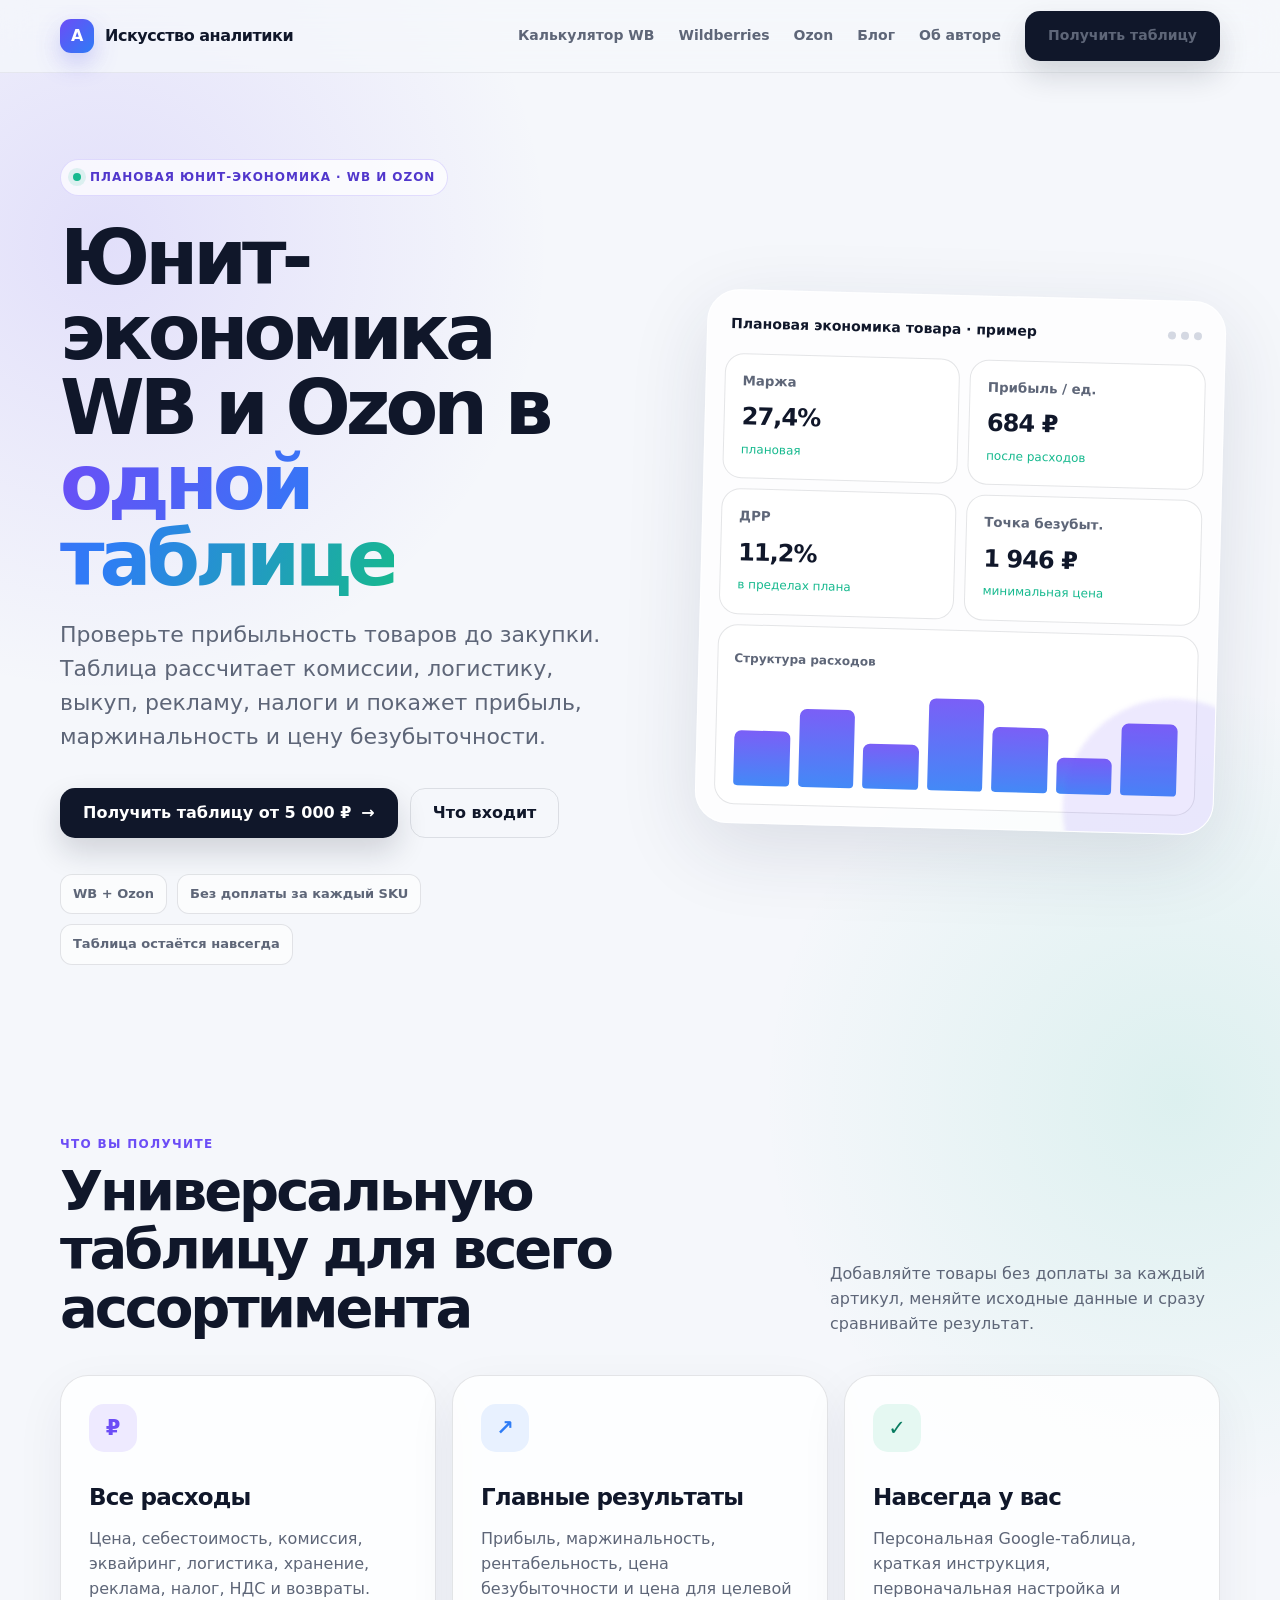
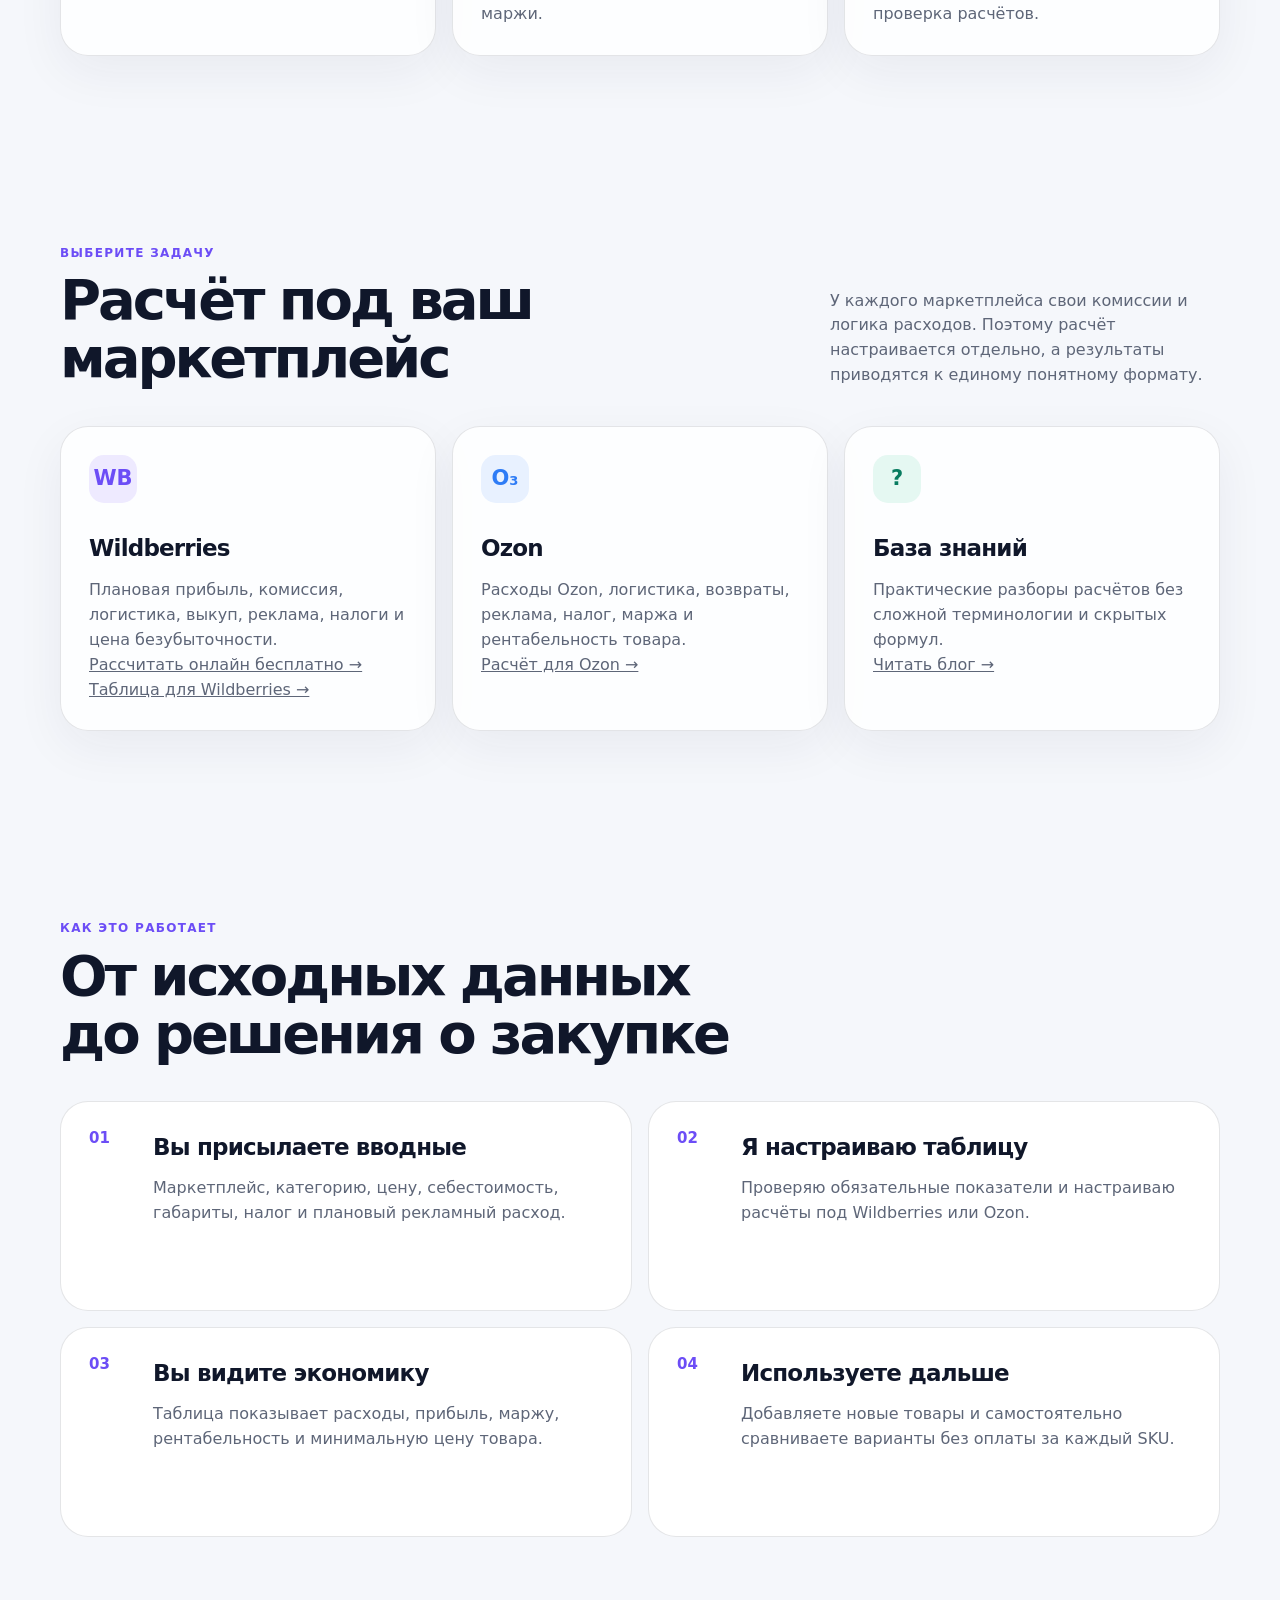
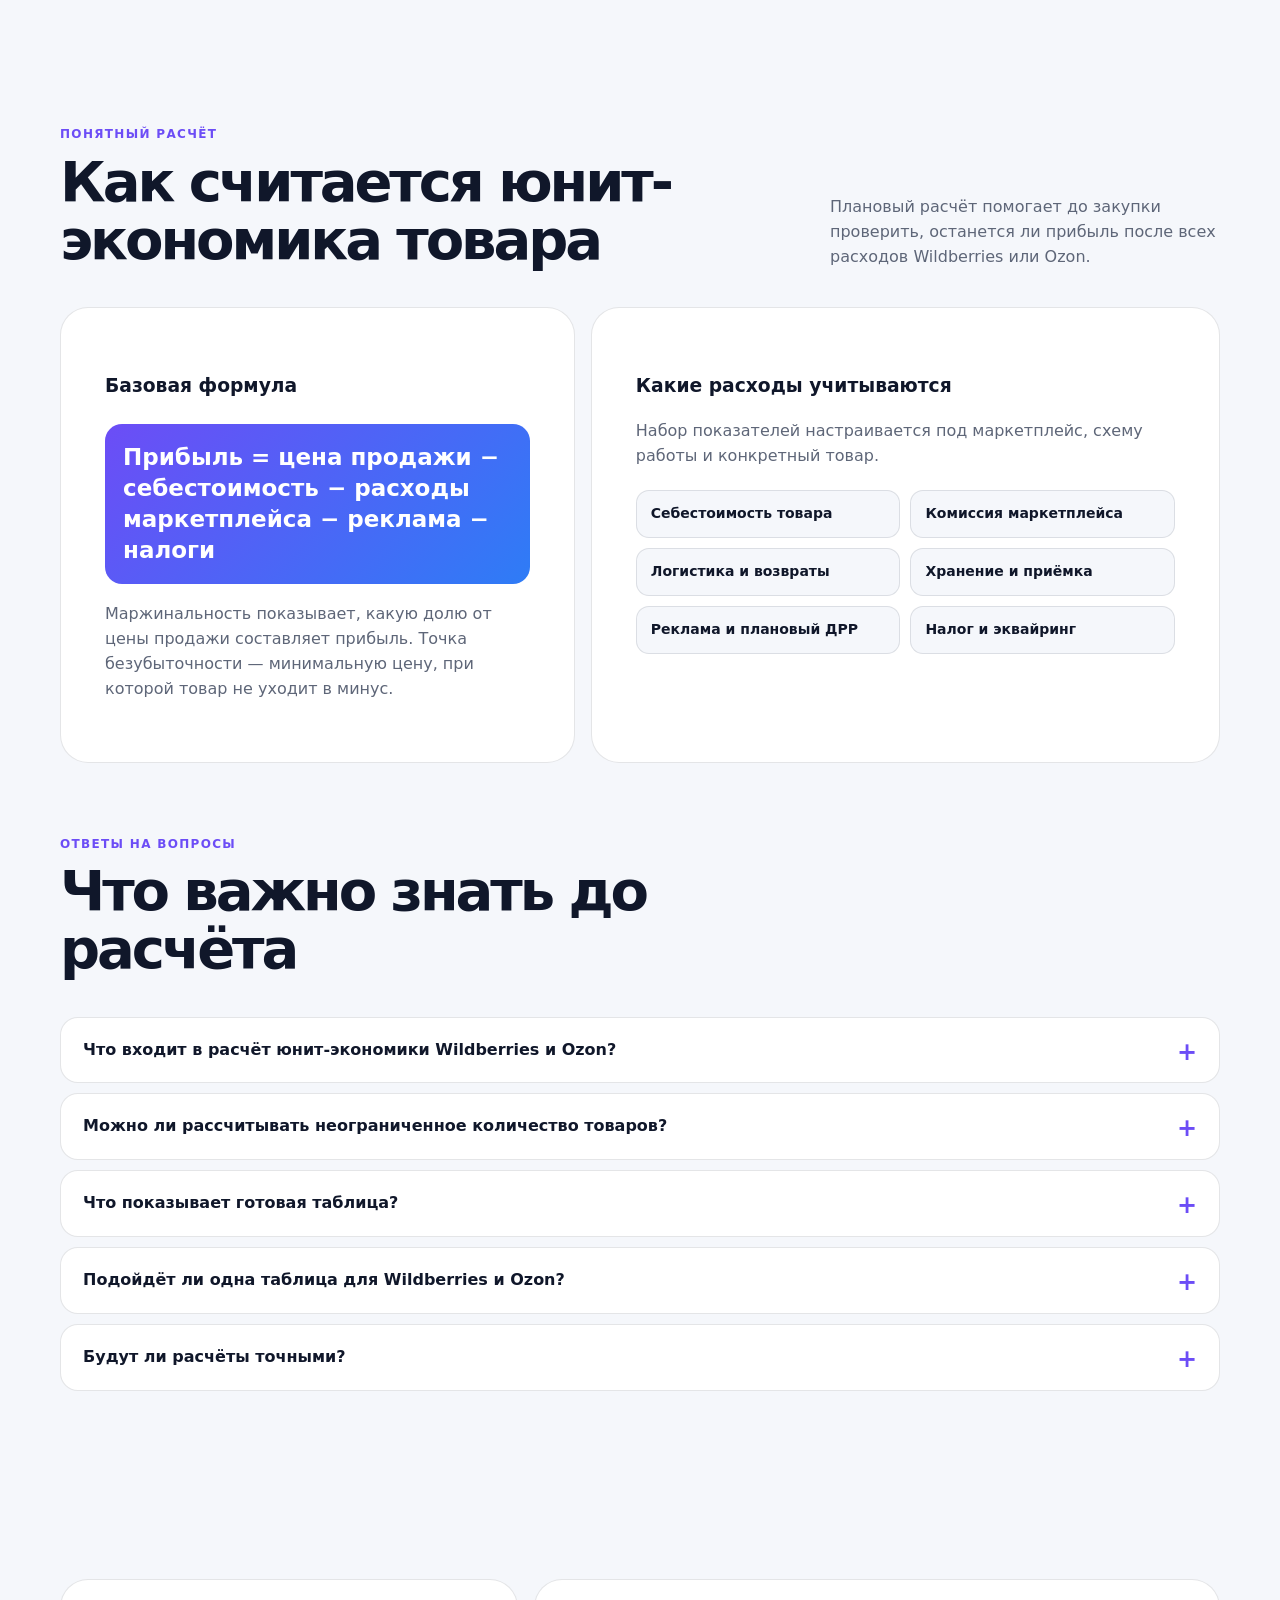
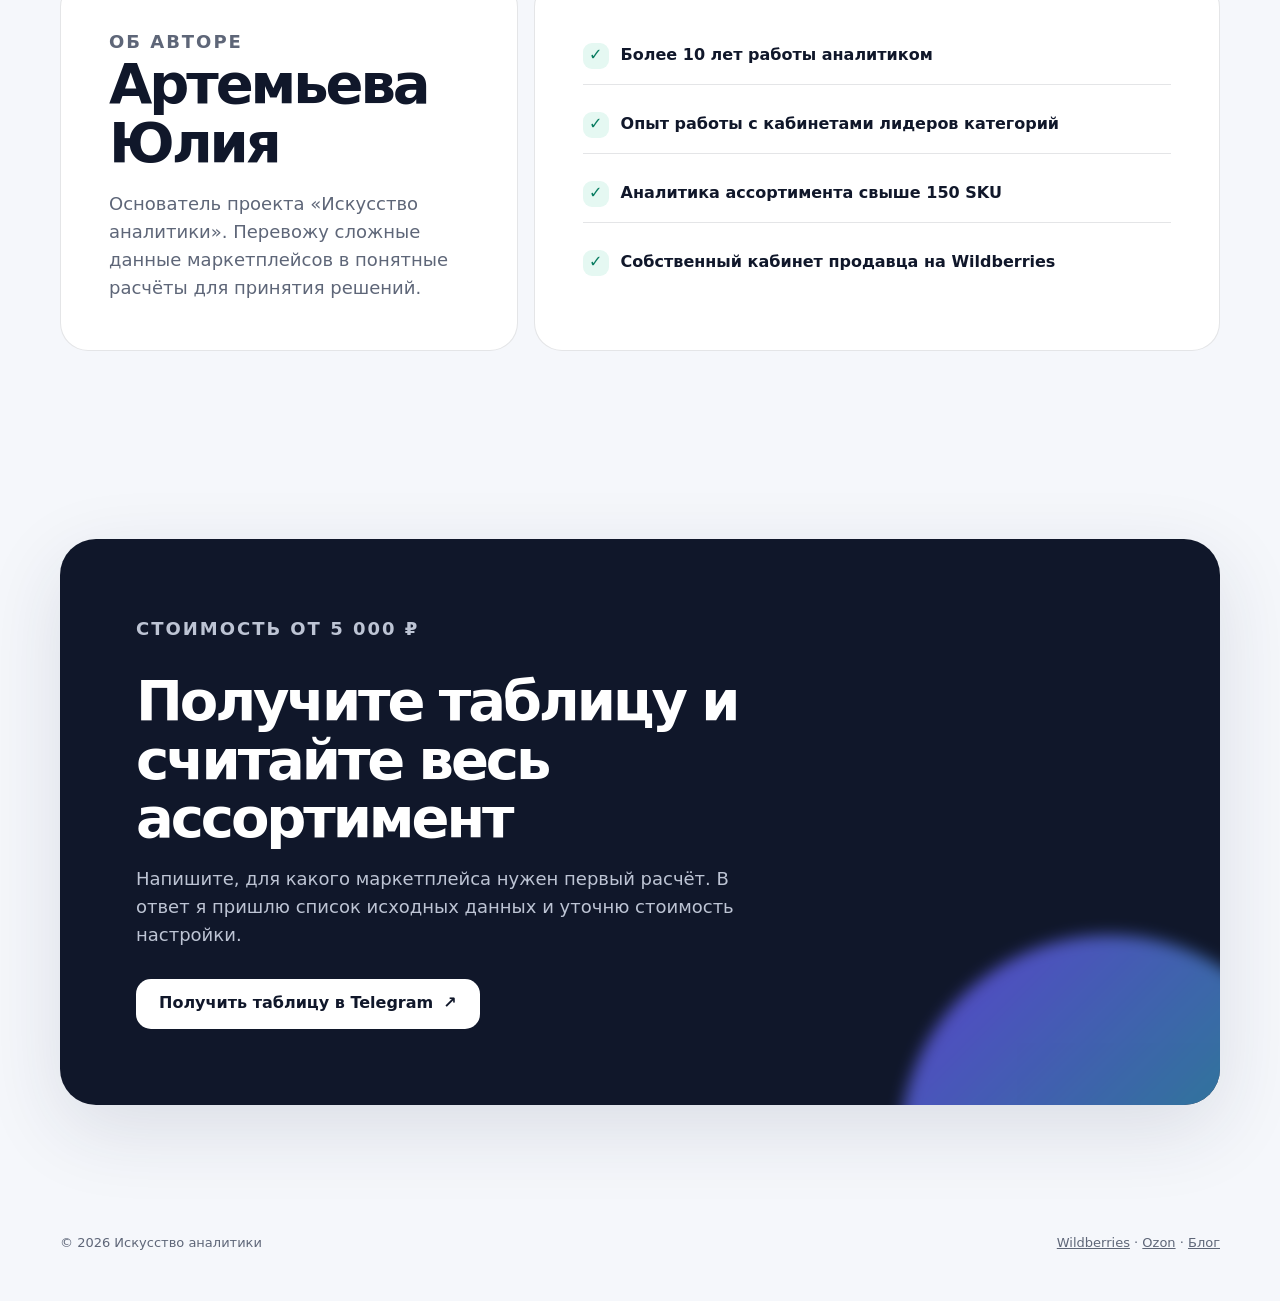
<file: index.html>
<!doctype html>
<html lang="ru">
<head>
  <meta charset="utf-8">
  <meta name="viewport" content="width=device-width, initial-scale=1">
  <meta name="description" content="Плановая юнит-экономика для Wildberries и Ozon: комиссии, логистика, реклама, налоги, прибыль, маржинальность и цена безубыточности.">
  <meta name="theme-color" content="#10172a">
  <link rel="canonical" href="https://analytic-art.vercel.app/">
  <meta property="og:type" content="website">
  <meta property="og:url" content="https://analytic-art.vercel.app/">
  <meta property="og:title" content="Юнит-экономика WB и Ozon — расчёт прибыли">
  <meta property="og:description" content="Универсальная Google-таблица для планового расчёта прибыли, маржинальности и цены безубыточности товаров.">
  <link rel="icon" href="data:image/svg+xml,%3Csvg xmlns='http://www.w3.org/2000/svg' viewBox='0 0 64 64'%3E%3Crect width='64' height='64' rx='18' fill='%236c4df6'/%3E%3Cpath d='M19 46 29 17h7l10 29h-8l-2-7H28l-2 7zm11-14h5l-2-8z' fill='white'/%3E%3C/svg%3E">
  <title>Юнит-экономика WB и Ozon — расчёт прибыли | Искусство аналитики</title>
  <script type="application/ld+json">
    {
      "@context": "https://schema.org",
      "@type": "Service",
      "name": "Плановая юнит-экономика для Wildberries и Ozon",
      "description": "Индивидуальная Google-таблица для расчёта прибыли, маржинальности, рентабельности и цены безубыточности товаров.",
      "provider": {
        "@type": "Person",
        "name": "Юлия Артемьева",
        "email": "gptart51090@gmail.com",
        "sameAs": "https://t.me/Julia_artemevaa"
      },
      "areaServed": "RU",
      "offers": {
        "@type": "Offer",
        "priceCurrency": "RUB",
        "price": "5000",
        "url": "https://analytic-art.vercel.app/"
      }
    }
  </script>
  <script type="application/ld+json">
    {
      "@context": "https://schema.org",
      "@type": "FAQPage",
      "mainEntity": [
        {
          "@type": "Question",
          "name": "Что входит в расчёт юнит-экономики Wildberries и Ozon?",
          "acceptedAnswer": {
            "@type": "Answer",
            "text": "В расчёте учитываются цена продажи, себестоимость, комиссия маркетплейса, эквайринг, логистика, хранение, реклама, налог, возвраты и другие расходы продавца."
          }
        },
        {
          "@type": "Question",
          "name": "Можно ли рассчитывать неограниченное количество товаров?",
          "acceptedAnswer": {
            "@type": "Answer",
            "text": "Да. После настройки Google-таблицы продавец может добавлять новые товары и сравнивать их показатели без оплаты за каждый SKU."
          }
        },
        {
          "@type": "Question",
          "name": "Что показывает таблица юнит-экономики?",
          "acceptedAnswer": {
            "@type": "Answer",
            "text": "Таблица показывает плановую прибыль с единицы товара, маржинальность, рентабельность, допустимые расходы на рекламу и цену безубыточности."
          }
        }
      ]
    }
  </script>
  <style>
    :root {
      --ink: #10172a;
      --muted: #5e6678;
      --paper: #f5f7fb;
      --card: rgba(255, 255, 255, .82);
      --line: rgba(16, 23, 42, .11);
      --violet: #6c4df6;
      --blue: #2e7cf6;
      --mint: #16b98e;
      --shadow: 0 24px 80px rgba(31, 42, 75, .12);
      --radius: 28px;
    }

    * { box-sizing: border-box; }
    html { scroll-behavior: smooth; }
    body {
      margin: 0;
      color: var(--ink);
      background:
        radial-gradient(circle at 8% 4%, rgba(108, 77, 246, .14), transparent 28rem),
        radial-gradient(circle at 92% 18%, rgba(22, 185, 142, .11), transparent 26rem),
        var(--paper);
      font-family: Inter, ui-sans-serif, system-ui, -apple-system, BlinkMacSystemFont, "Segoe UI", sans-serif;
      line-height: 1.55;
      -webkit-font-smoothing: antialiased;
    }

    a { color: inherit; }
    button, a { -webkit-tap-highlight-color: transparent; }
    .wrap { width: min(1160px, calc(100% - 40px)); margin: 0 auto; }

    .nav {
      position: sticky;
      top: 0;
      z-index: 10;
      backdrop-filter: blur(16px);
      background: rgba(245, 247, 251, .76);
      border-bottom: 1px solid rgba(16, 23, 42, .06);
    }

    .nav-inner {
      min-height: 72px;
      display: flex;
      align-items: center;
      justify-content: space-between;
      gap: 24px;
    }

    .logo {
      display: inline-flex;
      align-items: center;
      gap: 11px;
      text-decoration: none;
      font-weight: 850;
      letter-spacing: -.03em;
    }

    .logo-mark {
      width: 34px;
      height: 34px;
      display: grid;
      place-items: center;
      color: white;
      border-radius: 11px;
      background: linear-gradient(135deg, var(--violet), var(--blue));
      box-shadow: 0 10px 24px rgba(87, 82, 232, .28);
    }

    .nav-links { display: flex; align-items: center; gap: 24px; }
    .nav-links a { color: var(--muted); font-size: 14px; font-weight: 650; text-decoration: none; }
    .nav-links a:hover { color: var(--ink); }

    .button {
      display: inline-flex;
      align-items: center;
      justify-content: center;
      gap: 10px;
      min-height: 50px;
      padding: 0 22px;
      border: 1px solid transparent;
      border-radius: 15px;
      background: var(--ink);
      color: white;
      font-weight: 750;
      text-decoration: none;
      box-shadow: 0 14px 30px rgba(16, 23, 42, .16);
      transition: transform .2s ease, box-shadow .2s ease;
    }

    .button:hover { transform: translateY(-2px); box-shadow: 0 18px 36px rgba(16, 23, 42, .22); }
    .button.secondary { color: var(--ink); background: transparent; border-color: var(--line); box-shadow: none; }
    .button.secondary:hover { background: white; }

    .hero {
      min-height: calc(100vh - 72px);
      display: grid;
      grid-template-columns: 1.05fr .95fr;
      align-items: center;
      gap: 68px;
      padding: 86px 0 76px;
    }

    .eyebrow {
      display: inline-flex;
      align-items: center;
      gap: 9px;
      padding: 8px 12px;
      border: 1px solid rgba(108, 77, 246, .18);
      border-radius: 999px;
      background: rgba(255, 255, 255, .72);
      color: #5137cc;
      font-size: 12px;
      font-weight: 850;
      letter-spacing: .08em;
      text-transform: uppercase;
    }

    .eyebrow::before { content: ""; width: 8px; height: 8px; border-radius: 50%; background: var(--mint); box-shadow: 0 0 0 5px rgba(22, 185, 142, .12); }
    h1 { max-width: 760px; margin: 24px 0 22px; font-size: clamp(44px, 6vw, 82px); line-height: .98; letter-spacing: -.065em; }
    h1 span { color: transparent; background: linear-gradient(110deg, var(--violet), var(--blue), var(--mint)); background-clip: text; -webkit-background-clip: text; }
    .lead { max-width: 660px; margin: 0; color: var(--muted); font-size: clamp(18px, 2vw, 22px); }
    .hero-actions { display: flex; flex-wrap: wrap; gap: 12px; margin-top: 34px; }

    .chips { display: flex; flex-wrap: wrap; gap: 10px; margin-top: 36px; }
    .chip { padding: 9px 12px; border: 1px solid var(--line); border-radius: 12px; background: rgba(255,255,255,.6); color: var(--muted); font-size: 13px; font-weight: 700; }

    .dashboard {
      position: relative;
      overflow: hidden;
      padding: 18px;
      border: 1px solid rgba(255,255,255,.9);
      border-radius: 32px;
      background: rgba(255,255,255,.74);
      box-shadow: var(--shadow);
      transform: rotate(1.5deg);
    }

    .dashboard::after { content: ""; position: absolute; inset: auto -70px -85px auto; width: 220px; height: 220px; border-radius: 50%; background: rgba(108,77,246,.12); filter: blur(2px); }
    .dash-top { display: flex; align-items: center; justify-content: space-between; padding: 5px 5px 18px; }
    .dash-title { font-size: 14px; font-weight: 850; }
    .dots { display: flex; gap: 5px; }
    .dots i { width: 8px; height: 8px; border-radius: 50%; background: #d4d8e2; }
    .metrics { display: grid; grid-template-columns: repeat(2, 1fr); gap: 10px; }
    .metric { padding: 17px; border: 1px solid var(--line); border-radius: 19px; background: white; }
    .metric small { display: block; color: var(--muted); font-weight: 650; }
    .metric strong { display: block; margin-top: 7px; font-size: 24px; letter-spacing: -.04em; }
    .metric .up { color: var(--mint); font-size: 12px; }

    .chart { position: relative; height: 180px; margin-top: 10px; padding: 20px 16px 12px; border: 1px solid var(--line); border-radius: 20px; background: white; }
    .chart-label { color: var(--muted); font-size: 12px; font-weight: 750; }
    .bars { position: absolute; inset: 54px 18px 18px; display: flex; align-items: end; gap: 9px; }
    .bar { flex: 1; min-height: 20px; border-radius: 7px 7px 4px 4px; background: linear-gradient(180deg, var(--violet), var(--blue)); opacity: .9; }

    section { padding: 94px 0; }
    .section-head { display: flex; align-items: end; justify-content: space-between; gap: 36px; margin-bottom: 38px; }
    .kicker { margin: 0 0 9px; color: var(--violet); font-size: 12px; font-weight: 850; letter-spacing: .11em; text-transform: uppercase; }
    h2 { max-width: 720px; margin: 0; font-size: clamp(34px, 5vw, 56px); line-height: 1.04; letter-spacing: -.055em; }
    .section-note { max-width: 390px; margin: 0; color: var(--muted); }

    .cards { display: grid; grid-template-columns: repeat(3, 1fr); gap: 16px; }
    .card { min-height: 280px; padding: 28px; border: 1px solid var(--line); border-radius: var(--radius); background: var(--card); box-shadow: 0 16px 50px rgba(31,42,75,.06); }
    .icon { width: 48px; height: 48px; display: grid; place-items: center; border-radius: 15px; background: #eeeaff; color: var(--violet); font-size: 21px; font-weight: 900; }
    .card:nth-child(2) .icon { color: var(--blue); background: #e8f1ff; }
    .card:nth-child(3) .icon { color: #087c60; background: #e5f8f2; }
    .card h3 { margin: 28px 0 12px; font-size: 23px; letter-spacing: -.035em; }
    .card p { margin: 0; color: var(--muted); }

    .process { display: grid; grid-template-columns: 1fr 1fr; gap: 16px; counter-reset: step; }
    .step { position: relative; min-height: 210px; padding: 28px 30px 28px 92px; overflow: hidden; border: 1px solid var(--line); border-radius: var(--radius); background: white; counter-increment: step; }
    .step::before { content: "0" counter(step); position: absolute; top: 25px; left: 28px; color: var(--violet); font-size: 15px; font-weight: 900; }
    .step h3 { margin: 0 0 10px; font-size: 23px; letter-spacing: -.035em; }
    .step p { margin: 0; color: var(--muted); }

    .seo-grid { display: grid; grid-template-columns: .9fr 1.1fr; gap: 16px; }
    .formula, .expenses { padding: clamp(26px, 5vw, 44px); border: 1px solid var(--line); border-radius: var(--radius); background: white; }
    .formula-line { margin: 24px 0 18px; padding: 18px; border-radius: 17px; color: white; background: linear-gradient(135deg, var(--violet), var(--blue)); font-size: clamp(18px, 2vw, 23px); font-weight: 850; line-height: 1.35; }
    .formula p, .expenses p { color: var(--muted); }
    .expense-list { display: grid; grid-template-columns: 1fr 1fr; gap: 10px; margin: 22px 0 0; padding: 0; list-style: none; }
    .expense-list li { padding: 12px 14px; border: 1px solid var(--line); border-radius: 13px; background: var(--paper); font-size: 14px; font-weight: 700; }
    .faq { display: grid; gap: 10px; margin-top: 16px; }
    .faq details { border: 1px solid var(--line); border-radius: 18px; background: white; }
    .faq summary { padding: 20px 54px 20px 22px; cursor: pointer; font-weight: 800; list-style: none; position: relative; }
    .faq summary::-webkit-details-marker { display: none; }
    .faq summary::after { content: "+"; position: absolute; right: 22px; top: 16px; color: var(--violet); font-size: 24px; }
    .faq details[open] summary::after { content: "−"; }
    .faq details p { margin: 0; padding: 0 22px 20px; color: var(--muted); }

    .about {
      display: grid;
      grid-template-columns: .8fr 1.2fr;
      gap: 16px;
      align-items: stretch;
    }
    .about-main, .about-proof { padding: clamp(28px, 5vw, 48px); border: 1px solid var(--line); border-radius: var(--radius); background: white; }
    .about-main h2 { margin-bottom: 18px; }
    .about-main p { margin: 0; color: var(--muted); font-size: 18px; }
    .proof-list { display: grid; gap: 12px; margin: 0; padding: 0; list-style: none; }
    .proof-list li { display: flex; gap: 12px; align-items: flex-start; padding: 15px 0; border-bottom: 1px solid var(--line); font-weight: 700; }
    .proof-list li:last-child { border-bottom: 0; }
    .proof-list li::before { content: "✓"; flex: 0 0 26px; width: 26px; height: 26px; display: grid; place-items: center; border-radius: 9px; color: #087c60; background: #e5f8f2; }

    .cta {
      position: relative;
      overflow: hidden;
      padding: clamp(34px, 7vw, 76px);
      border-radius: 36px;
      color: white;
      background: var(--ink);
      box-shadow: var(--shadow);
    }
    .cta::after { content: ""; position: absolute; width: 420px; height: 420px; right: -100px; bottom: -250px; border-radius: 50%; background: linear-gradient(135deg, var(--violet), var(--mint)); filter: blur(8px); opacity: .8; }
    .cta-content { position: relative; z-index: 1; max-width: 760px; }
    .cta h2 { margin-bottom: 18px; }
    .cta p { max-width: 610px; margin: 0 0 30px; color: #bdc4d4; font-size: 18px; }
    .cta .button { color: var(--ink); background: white; box-shadow: none; }

    footer { padding: 34px 0 48px; }
    .footer-inner { display: flex; justify-content: space-between; gap: 24px; color: var(--muted); font-size: 13px; }

    @media (max-width: 860px) {
      .nav-links a:not(.button) { display: none; }
      .hero { min-height: auto; grid-template-columns: 1fr; gap: 52px; padding-top: 64px; }
      .dashboard { max-width: 600px; transform: none; }
      .section-head { align-items: start; flex-direction: column; }
      .cards { grid-template-columns: 1fr; }
      .card { min-height: auto; }
      .about { grid-template-columns: 1fr; }
      .seo-grid { grid-template-columns: 1fr; }
    }

    @media (max-width: 620px) {
      .wrap { width: min(100% - 28px, 1160px); }
      .nav-inner { min-height: 64px; }
      .nav-links .button { min-height: 42px; padding: 0 14px; font-size: 13px; }
      h1 { font-size: 46px; }
      .metrics, .process { grid-template-columns: 1fr; }
      .expense-list { grid-template-columns: 1fr; }
      .step { min-height: auto; padding-left: 72px; }
      section { padding: 72px 0; }
      .footer-inner { flex-direction: column; }
    }

    @media (prefers-reduced-motion: reduce) {
      html { scroll-behavior: auto; }
      *, *::before, *::after { transition: none !important; }
    }
  </style>
</head>
<body>
  <header class="nav">
    <div class="wrap nav-inner">
      <a class="logo" href="./" aria-label="Искусство аналитики — на главную">
        <span class="logo-mark">A</span>
        <span>Искусство аналитики</span>
      </a>
      <nav class="nav-links" aria-label="Основная навигация">
        <a href="calculator-wb.html">Калькулятор WB</a>
        <a href="wildberries.html">Wildberries</a>
        <a href="ozon.html">Ozon</a>
        <a href="blog/">Блог</a>
        <a href="#about">Об авторе</a>
        <a class="button" href="#contact">Получить таблицу</a>
      </nav>
    </div>
  </header>

  <main id="top">
    <div class="wrap hero">
      <div>
        <span class="eyebrow">Плановая юнит-экономика · WB и Ozon</span>
        <h1>Юнит-экономика WB и Ozon в <span>одной таблице</span></h1>
        <p class="lead">Проверьте прибыльность товаров до закупки. Таблица рассчитает комиссии, логистику, выкуп, рекламу, налоги и покажет прибыль, маржинальность и цену безубыточности.</p>
        <div class="hero-actions">
          <a class="button" href="#contact">Получить таблицу от 5 000 ₽ <span aria-hidden="true">→</span></a>
          <a class="button secondary" href="#services">Что входит</a>
        </div>
        <div class="chips" aria-label="Преимущества таблицы">
          <span class="chip">WB + Ozon</span>
          <span class="chip">Без доплаты за каждый SKU</span>
          <span class="chip">Таблица остаётся навсегда</span>
        </div>
      </div>

      <div class="dashboard" aria-label="Пример аналитической панели">
        <div class="dash-top">
          <span class="dash-title">Плановая экономика товара · пример</span>
          <span class="dots" aria-hidden="true"><i></i><i></i><i></i></span>
        </div>
        <div class="metrics">
          <div class="metric"><small>Маржа</small><strong>27,4%</strong><span class="up">плановая</span></div>
          <div class="metric"><small>Прибыль / ед.</small><strong>684 ₽</strong><span class="up">после расходов</span></div>
          <div class="metric"><small>ДРР</small><strong>11,2%</strong><span class="up">в пределах плана</span></div>
          <div class="metric"><small>Точка безубыт.</small><strong>1 946 ₽</strong><span class="up">минимальная цена</span></div>
        </div>
        <div class="chart">
          <span class="chart-label">Структура расходов</span>
          <div class="bars" aria-hidden="true">
            <span class="bar" style="height:52%"></span><span class="bar" style="height:74%"></span><span class="bar" style="height:42%"></span><span class="bar" style="height:87%"></span><span class="bar" style="height:61%"></span><span class="bar" style="height:34%"></span><span class="bar" style="height:68%"></span>
          </div>
        </div>
      </div>
    </div>

    <section id="services">
      <div class="wrap">
        <div class="section-head">
          <div><p class="kicker">Что вы получите</p><h2>Универсальную таблицу для всего ассортимента</h2></div>
          <p class="section-note">Добавляйте товары без доплаты за каждый артикул, меняйте исходные данные и сразу сравнивайте результат.</p>
        </div>
        <div class="cards">
          <article class="card"><div class="icon">₽</div><h3>Все расходы</h3><p>Цена, себестоимость, комиссия, эквайринг, логистика, хранение, реклама, налог, НДС и возвраты.</p></article>
          <article class="card"><div class="icon">↗</div><h3>Главные результаты</h3><p>Прибыль, маржинальность, рентабельность, цена безубыточности и цена для целевой маржи.</p></article>
          <article class="card"><div class="icon">✓</div><h3>Навсегда у вас</h3><p>Персональная Google-таблица, краткая инструкция, первоначальная настройка и проверка расчётов.</p></article>
        </div>
      </div>
    </section>

    <section aria-labelledby="directions-title">
      <div class="wrap">
        <div class="section-head">
          <div><p class="kicker">Выберите задачу</p><h2 id="directions-title">Расчёт под ваш маркетплейс</h2></div>
          <p class="section-note">У каждого маркетплейса свои комиссии и логика расходов. Поэтому расчёт настраивается отдельно, а результаты приводятся к единому понятному формату.</p>
        </div>
        <div class="cards">
          <article class="card"><div class="icon">WB</div><h3>Wildberries</h3><p>Плановая прибыль, комиссия, логистика, выкуп, реклама, налоги и цена безубыточности.</p><p><a href="calculator-wb.html">Рассчитать онлайн бесплатно →</a></p><p><a href="wildberries.html">Таблица для Wildberries →</a></p></article>
          <article class="card"><div class="icon">O₃</div><h3>Ozon</h3><p>Расходы Ozon, логистика, возвраты, реклама, налог, маржа и рентабельность товара.</p><p><a href="ozon.html">Расчёт для Ozon →</a></p></article>
          <article class="card"><div class="icon">?</div><h3>База знаний</h3><p>Практические разборы расчётов без сложной терминологии и скрытых формул.</p><p><a href="blog/">Читать блог →</a></p></article>
        </div>
      </div>
    </section>

    <section id="process">
      <div class="wrap">
        <div class="section-head">
          <div><p class="kicker">Как это работает</p><h2>От исходных данных до решения о закупке</h2></div>
        </div>
        <div class="process">
          <article class="step"><h3>Вы присылаете вводные</h3><p>Маркетплейс, категорию, цену, себестоимость, габариты, налог и плановый рекламный расход.</p></article>
          <article class="step"><h3>Я настраиваю таблицу</h3><p>Проверяю обязательные показатели и настраиваю расчёты под Wildberries или Ozon.</p></article>
          <article class="step"><h3>Вы видите экономику</h3><p>Таблица показывает расходы, прибыль, маржу, рентабельность и минимальную цену товара.</p></article>
          <article class="step"><h3>Используете дальше</h3><p>Добавляете новые товары и самостоятельно сравниваете варианты без оплаты за каждый SKU.</p></article>
        </div>
      </div>
    </section>

    <section id="calculation">
      <div class="wrap">
        <div class="section-head">
          <div><p class="kicker">Понятный расчёт</p><h2>Как считается юнит-экономика товара</h2></div>
          <p class="section-note">Плановый расчёт помогает до закупки проверить, останется ли прибыль после всех расходов Wildberries или Ozon.</p>
        </div>
        <div class="seo-grid">
          <article class="formula">
            <h3>Базовая формула</h3>
            <div class="formula-line">Прибыль = цена продажи − себестоимость − расходы маркетплейса − реклама − налоги</div>
            <p>Маржинальность показывает, какую долю от цены продажи составляет прибыль. Точка безубыточности — минимальную цену, при которой товар не уходит в минус.</p>
          </article>
          <article class="expenses">
            <h3>Какие расходы учитываются</h3>
            <p>Набор показателей настраивается под маркетплейс, схему работы и конкретный товар.</p>
            <ul class="expense-list">
              <li>Себестоимость товара</li>
              <li>Комиссия маркетплейса</li>
              <li>Логистика и возвраты</li>
              <li>Хранение и приёмка</li>
              <li>Реклама и плановый ДРР</li>
              <li>Налог и эквайринг</li>
            </ul>
          </article>
        </div>

        <div class="section-head" style="margin-top:72px">
          <div><p class="kicker">Ответы на вопросы</p><h2>Что важно знать до расчёта</h2></div>
        </div>
        <div class="faq">
          <details>
            <summary>Что входит в расчёт юнит-экономики Wildberries и Ozon?</summary>
            <p>Цена продажи, себестоимость, комиссия, эквайринг, логистика, хранение, реклама, налог, возвраты и другие расходы продавца.</p>
          </details>
          <details>
            <summary>Можно ли рассчитывать неограниченное количество товаров?</summary>
            <p>Да. После настройки таблицы вы можете добавлять новые товары и сравнивать их показатели без оплаты за каждый SKU.</p>
          </details>
          <details>
            <summary>Что показывает готовая таблица?</summary>
            <p>Плановую прибыль с единицы товара, маржинальность, рентабельность, допустимые расходы на рекламу и цену безубыточности.</p>
          </details>
          <details>
            <summary>Подойдёт ли одна таблица для Wildberries и Ozon?</summary>
            <p>Да. Расчёт настраивается под особенности каждого маркетплейса, а результаты можно сравнивать в понятном формате.</p>
          </details>
          <details>
            <summary>Будут ли расчёты точными?</summary>
            <p>Точность зависит от исходных данных и актуальности тарифов. Перед решением о закупке важно проверить комиссии, логистику и другие условия для своей категории и схемы работы.</p>
          </details>
        </div>
      </div>
    </section>

    <section id="about">
      <div class="wrap about">
        <div class="about-main">
          <p class="kicker">Об авторе</p>
          <h2>Артемьева Юлия</h2>
          <p>Основатель проекта «Искусство аналитики». Перевожу сложные данные маркетплейсов в понятные расчёты для принятия решений.</p>
        </div>
        <div class="about-proof">
          <ul class="proof-list">
            <li>Более 10 лет работы аналитиком</li>
            <li>Опыт работы с кабинетами лидеров категорий</li>
            <li>Аналитика ассортимента свыше 150 SKU</li>
            <li>Собственный кабинет продавца на Wildberries</li>
          </ul>
        </div>
      </div>
    </section>

    <section id="contact">
      <div class="wrap">
        <div class="cta">
          <div class="cta-content">
            <p class="kicker">Стоимость от 5 000 ₽</p>
            <h2>Получите таблицу и считайте весь ассортимент</h2>
            <p>Напишите, для какого маркетплейса нужен первый расчёт. В ответ я пришлю список исходных данных и уточню стоимость настройки.</p>
            <a class="button" href="https://t.me/Julia_artemevaa" target="_blank" rel="noopener noreferrer">Получить таблицу в Telegram <span aria-hidden="true">↗</span></a>
          </div>
        </div>
      </div>
    </section>
  </main>

  <footer>
    <div class="wrap footer-inner">
      <span>© <span id="year"></span> Искусство аналитики</span>
      <span><a href="wildberries.html">Wildberries</a> · <a href="ozon.html">Ozon</a> · <a href="blog/">Блог</a></span>
    </div>
  </footer>

  <script>
    document.getElementById('year').textContent = new Date().getFullYear();
  </script>
</body>
</html>
</file>
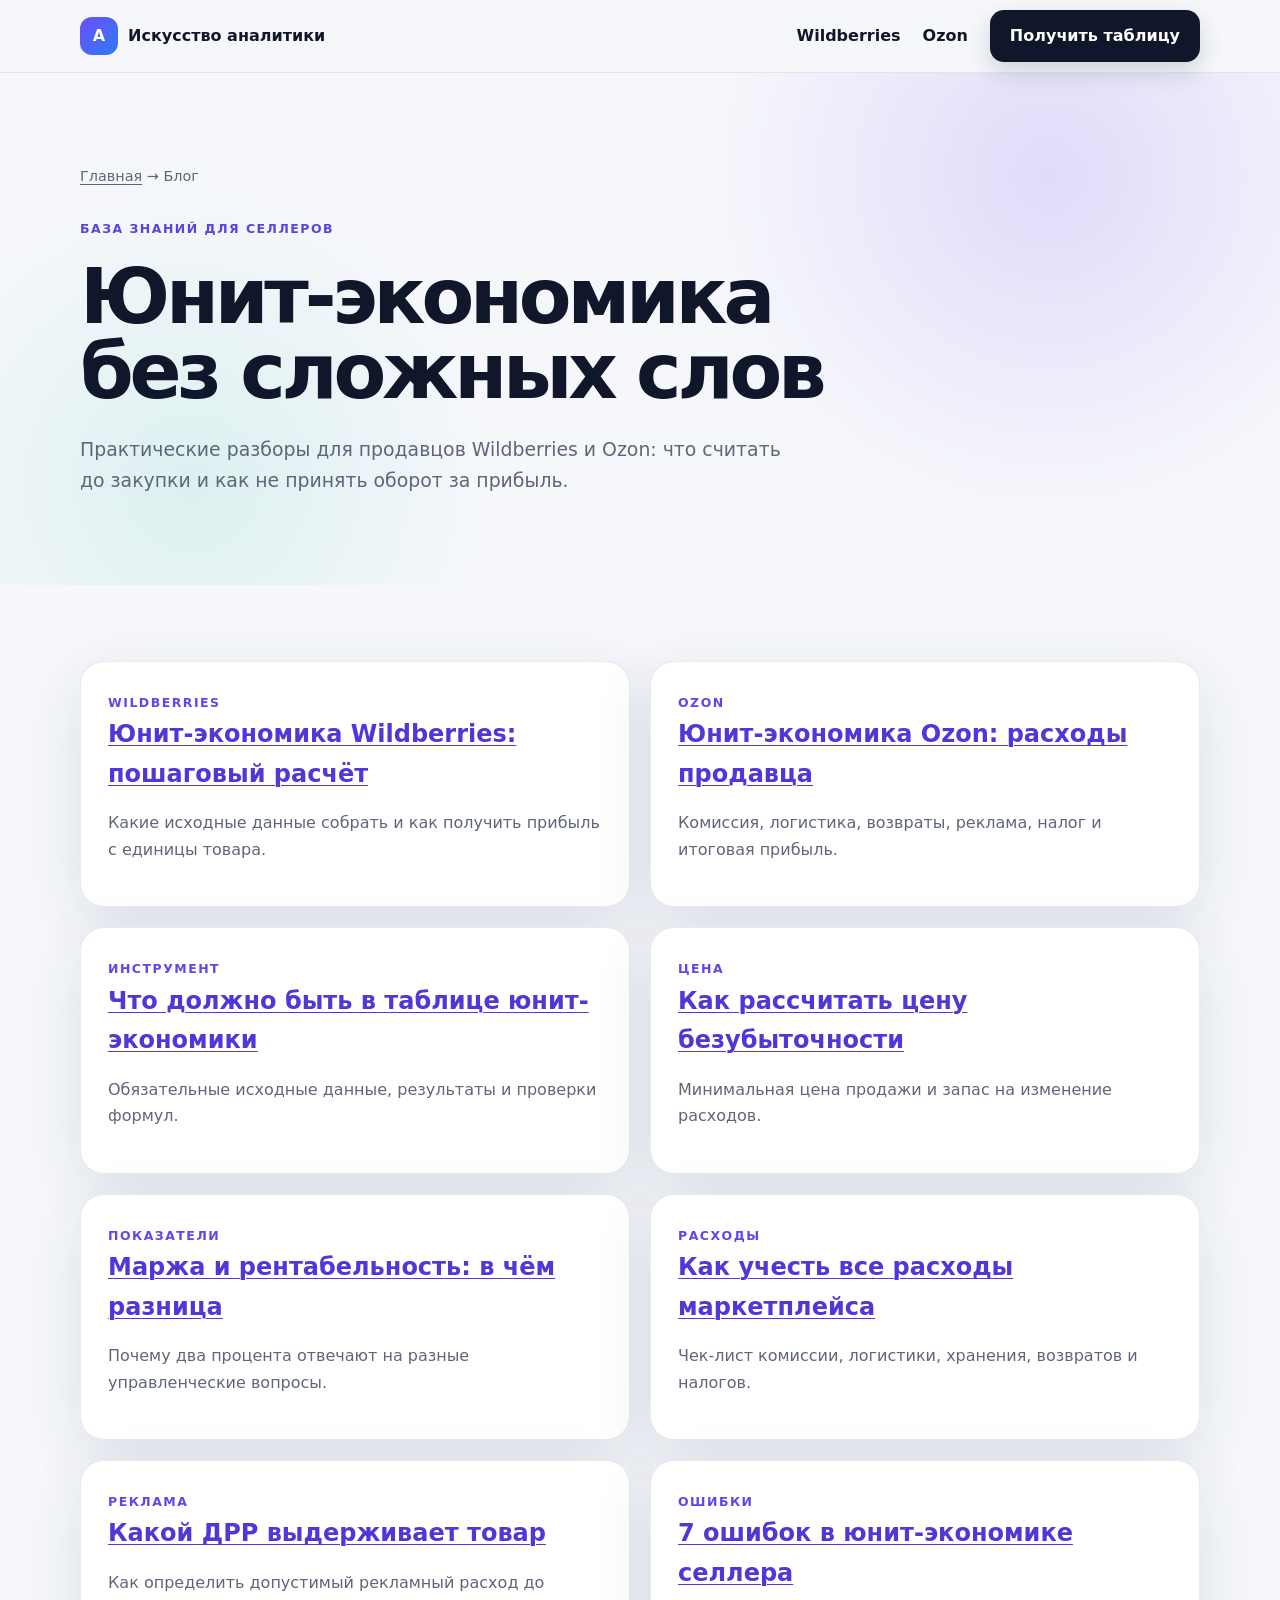
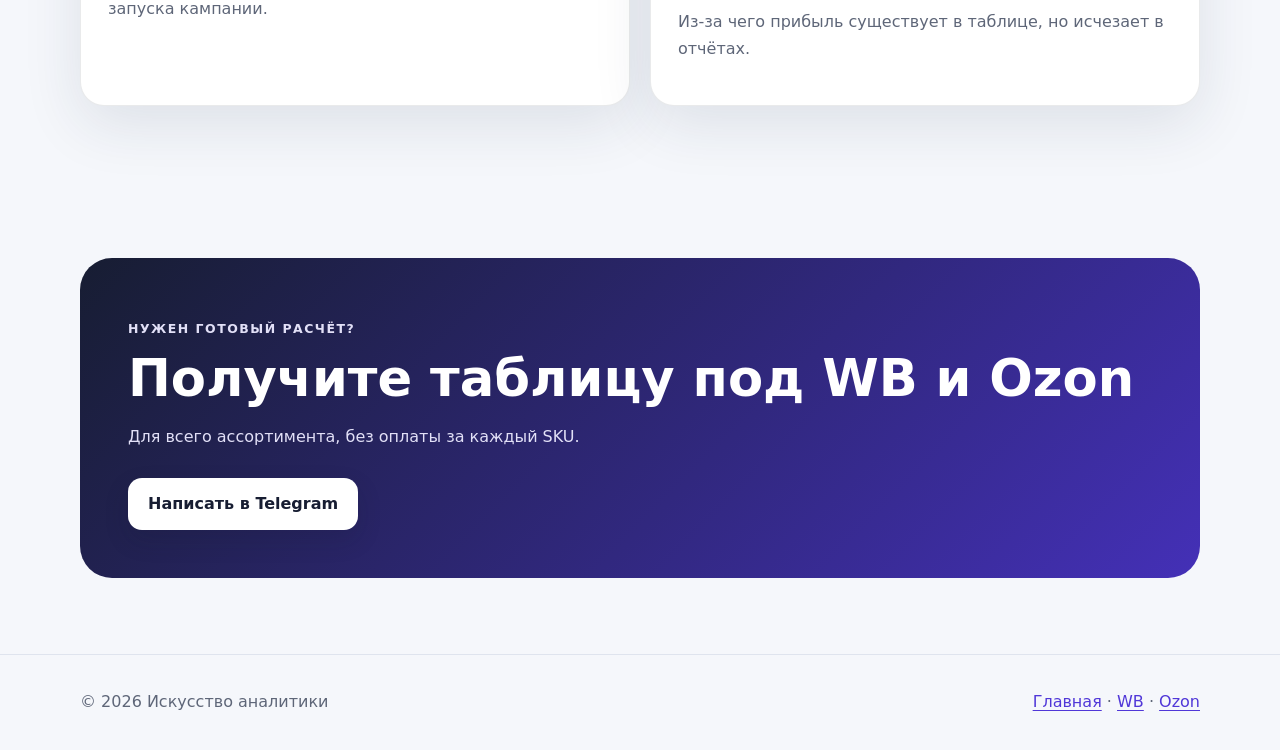
<file: blog/index.html>
<!doctype html><html lang="ru"><head><meta charset="utf-8"><meta name="viewport" content="width=device-width,initial-scale=1"><title>Блог о юнит-экономике Wildberries и Ozon</title><meta name="description" content="Практические статьи о расчёте прибыли, маржинальности, рекламы, расходов и цены безубыточности товаров на Wildberries и Ozon."><link rel="canonical" href="https://analytic-art.vercel.app/blog/"><link rel="stylesheet" href="../seo.css"><script type="application/ld+json">{"@context":"https://schema.org","@type":"Blog","name":"Блог «Искусство аналитики»","url":"https://analytic-art.vercel.app/blog/","author":{"@type":"Person","name":"Юлия Артемьева"}}</script></head>
<body><header class="nav"><div class="wrap nav-inner"><a class="logo" href="../"><span class="logo-mark">A</span><span>Искусство аналитики</span></a><nav class="nav-links"><a href="../wildberries.html">Wildberries</a><a href="../ozon.html">Ozon</a><a class="button" href="https://t.me/Julia_artemevaa" target="_blank" rel="noopener noreferrer">Получить таблицу</a></nav></div></header><main><section class="hero"><div class="wrap"><div class="breadcrumbs"><a href="../">Главная</a> → Блог</div><span class="eyebrow">База знаний для селлеров</span><h1>Юнит-экономика без сложных слов</h1><p>Практические разборы для продавцов Wildberries и Ozon: что считать до закупки и как не принять оборот за прибыль.</p></div></section>
<section><div class="wrap"><div class="grid-2">
<article class="article-card"><span class="number">WILDBERRIES</span><h2><a href="unit-economics-wildberries.html">Юнит-экономика Wildberries: пошаговый расчёт</a></h2><p>Какие исходные данные собрать и как получить прибыль с единицы товара.</p></article>
<article class="article-card"><span class="number">OZON</span><h2><a href="unit-economics-ozon.html">Юнит-экономика Ozon: расходы продавца</a></h2><p>Комиссия, логистика, возвраты, реклама, налог и итоговая прибыль.</p></article>
<article class="article-card"><span class="number">ИНСТРУМЕНТ</span><h2><a href="unit-economics-table.html">Что должно быть в таблице юнит-экономики</a></h2><p>Обязательные исходные данные, результаты и проверки формул.</p></article>
<article class="article-card"><span class="number">ЦЕНА</span><h2><a href="break-even-price.html">Как рассчитать цену безубыточности</a></h2><p>Минимальная цена продажи и запас на изменение расходов.</p></article>
<article class="article-card"><span class="number">ПОКАЗАТЕЛИ</span><h2><a href="margin-vs-roi.html">Маржа и рентабельность: в чём разница</a></h2><p>Почему два процента отвечают на разные управленческие вопросы.</p></article>
<article class="article-card"><span class="number">РАСХОДЫ</span><h2><a href="marketplace-costs.html">Как учесть все расходы маркетплейса</a></h2><p>Чек-лист комиссии, логистики, хранения, возвратов и налогов.</p></article>
<article class="article-card"><span class="number">РЕКЛАМА</span><h2><a href="advertising-drr.html">Какой ДРР выдерживает товар</a></h2><p>Как определить допустимый рекламный расход до запуска кампании.</p></article>
<article class="article-card"><span class="number">ОШИБКИ</span><h2><a href="unit-economics-mistakes.html">7 ошибок в юнит-экономике селлера</a></h2><p>Из-за чего прибыль существует в таблице, но исчезает в отчётах.</p></article>
</div></div></section><section><div class="wrap"><div class="cta"><p class="kicker">Нужен готовый расчёт?</p><h2>Получите таблицу под WB и Ozon</h2><p>Для всего ассортимента, без оплаты за каждый SKU.</p><a class="button" href="https://t.me/Julia_artemevaa" target="_blank" rel="noopener noreferrer">Написать в Telegram</a></div></div></section></main><footer><div class="wrap footer-inner"><span>© 2026 Искусство аналитики</span><span><a href="../">Главная</a> · <a href="../wildberries.html">WB</a> · <a href="../ozon.html">Ozon</a></span></div></footer></body></html>
</file>
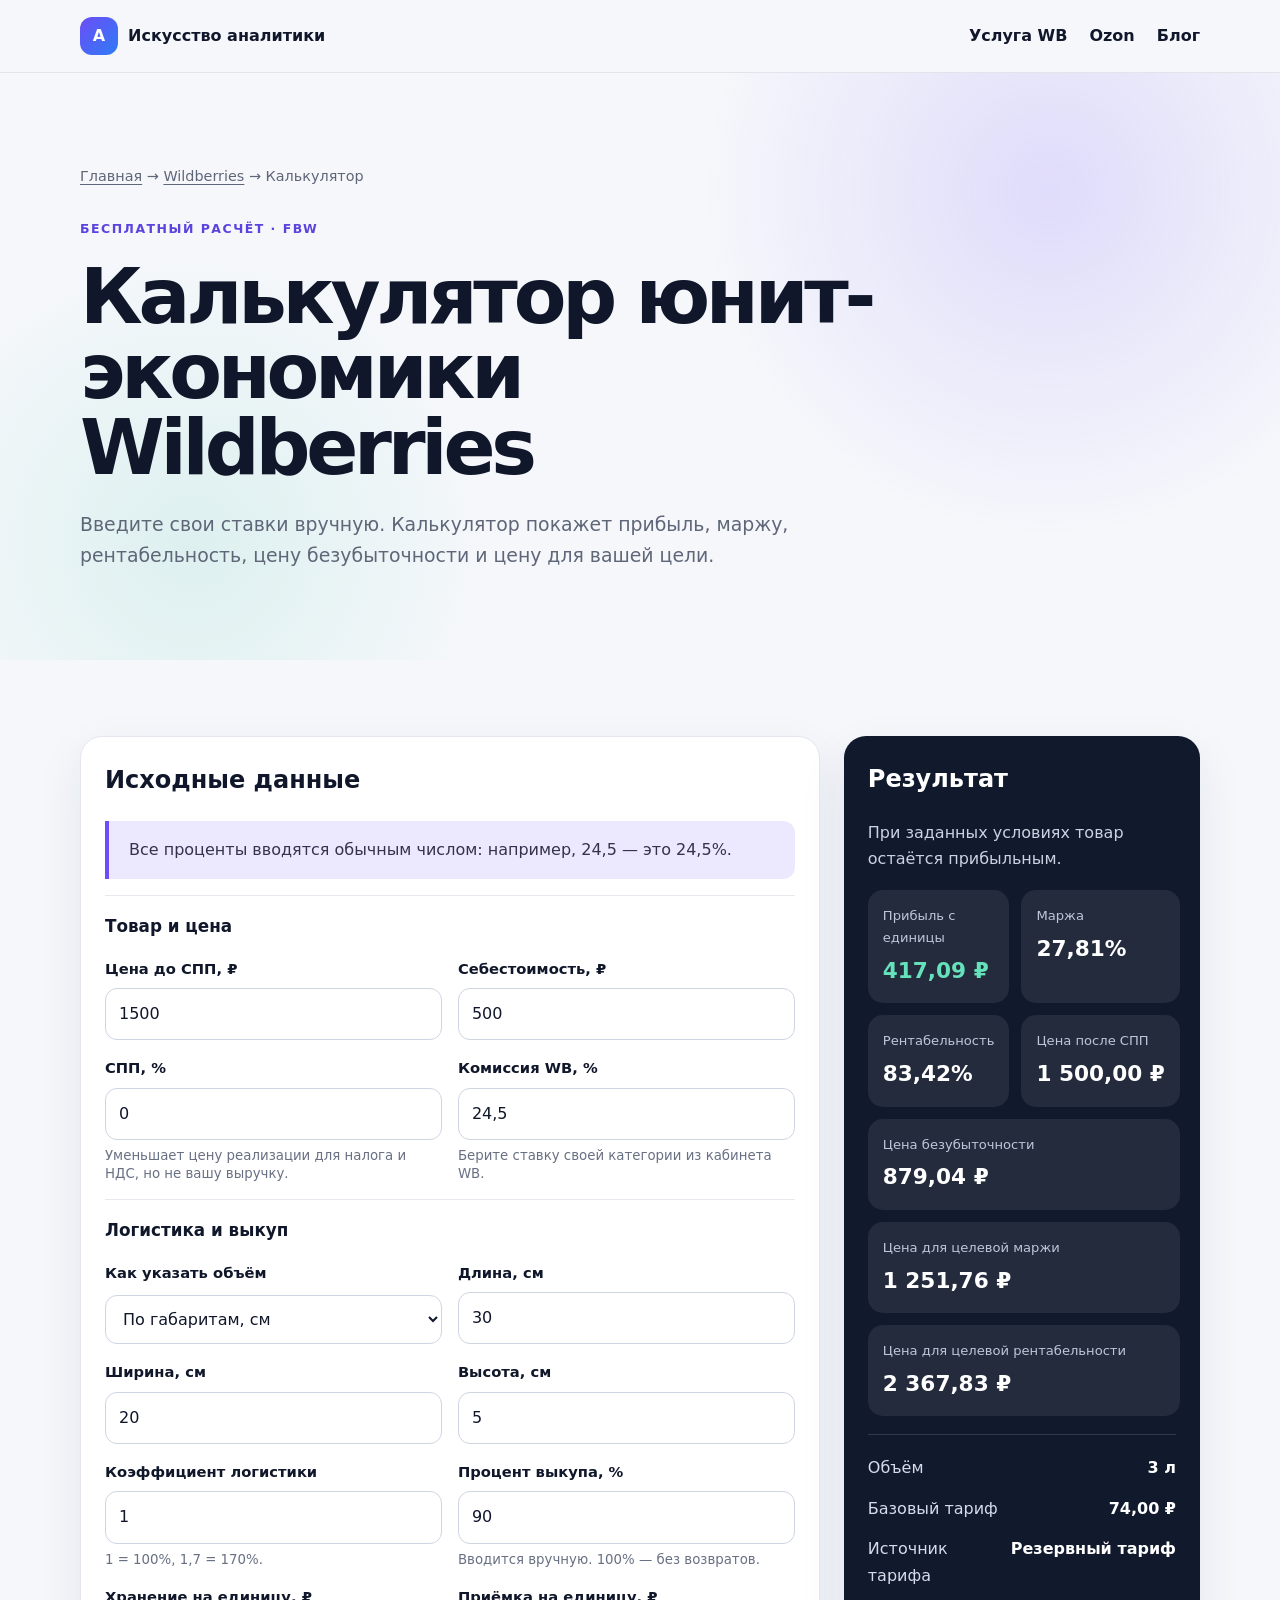
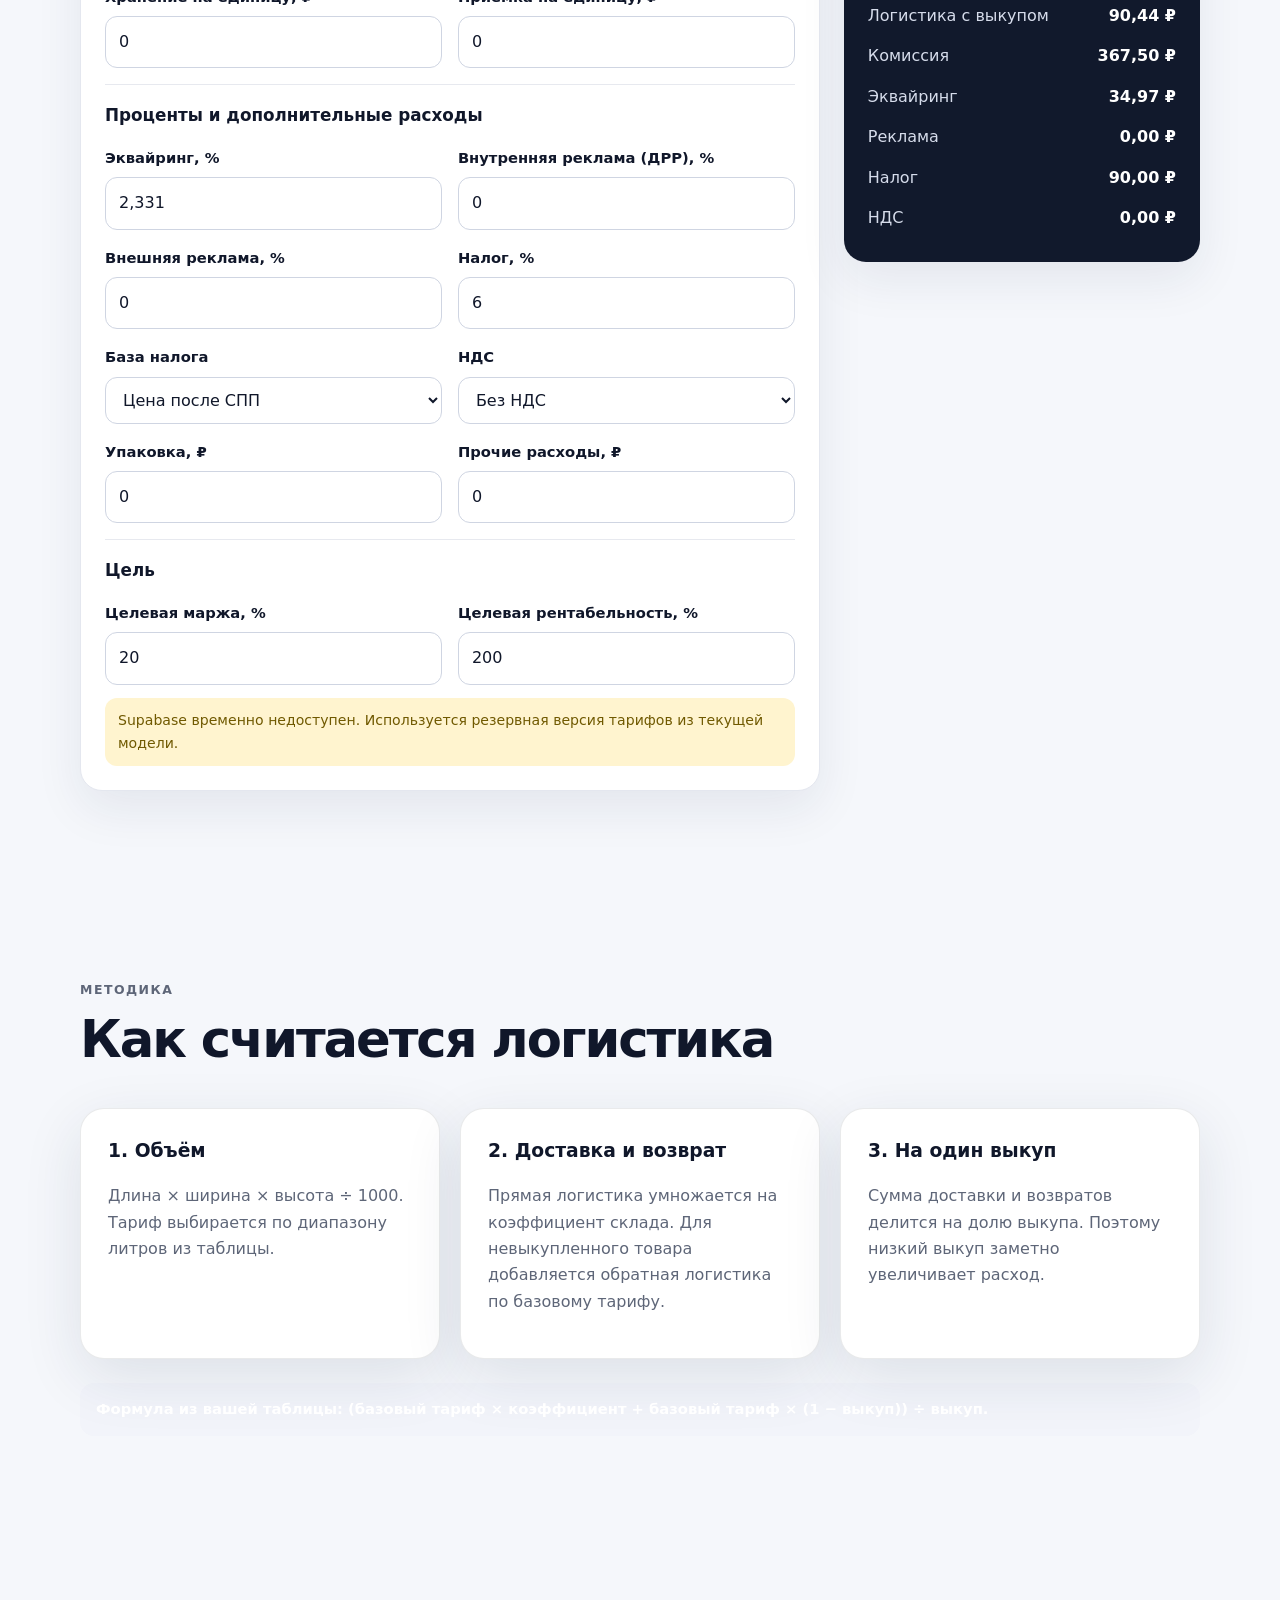
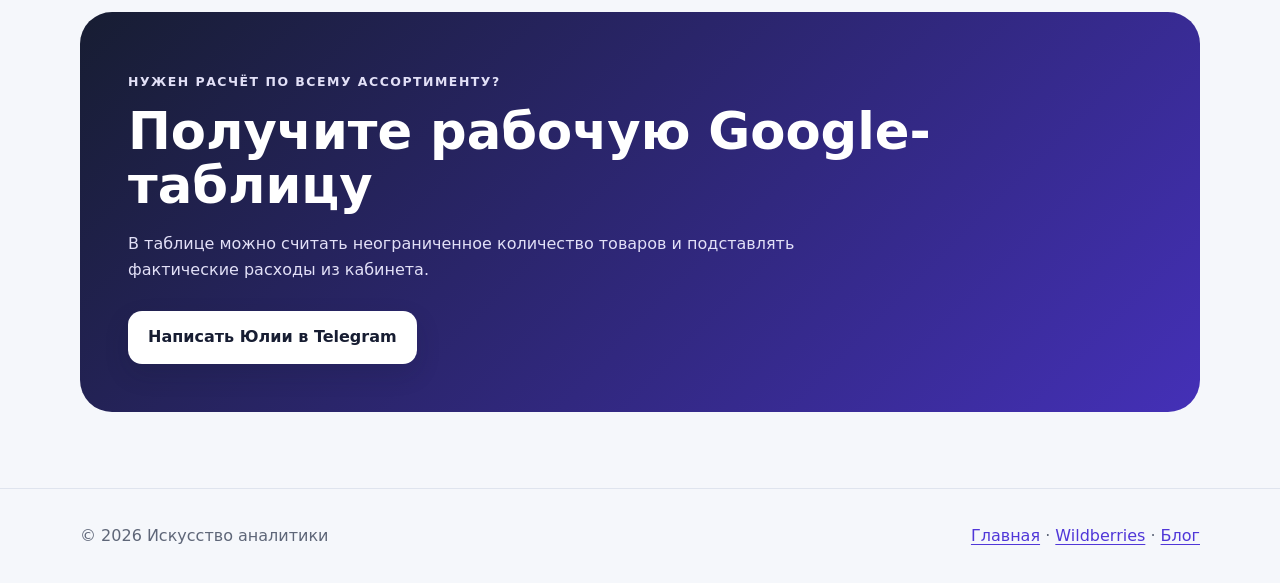
<file: calculator-wb.html>
<!doctype html>
<html lang="ru">
<head>
  <meta charset="utf-8">
  <meta name="viewport" content="width=device-width,initial-scale=1">
  <title>Калькулятор юнит-экономики Wildberries онлайн</title>
  <meta name="description" content="Бесплатный онлайн-калькулятор юнит-экономики Wildberries: прибыль, маржа, рентабельность, логистика с учётом выкупа и цена безубыточности.">
  <link rel="canonical" href="https://analytic-art.vercel.app/calculator-wb.html">
  <link rel="stylesheet" href="seo.css">
  <link rel="icon" href="favicon.svg" type="image/svg+xml">
  <style>
    .calc-shell{display:grid;grid-template-columns:minmax(0,1.35fr) minmax(300px,.65fr);gap:24px;align-items:start}
    .calc-card{background:#fff;border:1px solid #e4e7ef;border-radius:22px;padding:24px;box-shadow:0 18px 48px rgba(31,42,75,.08)}
    .calc-card h2,.calc-card h3{margin-top:0}.form-grid{display:grid;grid-template-columns:repeat(2,minmax(0,1fr));gap:16px}
    .field{display:grid;gap:7px}.field label{font-size:.92rem;font-weight:700}.field small{color:#687083;line-height:1.35}
    .field input,.field select{width:100%;border:1px solid #cfd5e2;border-radius:12px;padding:12px 13px;background:#fff;color:#10172a;font:inherit}
    .volume-group[hidden]{display:none}
    .field input:focus,.field select:focus{outline:3px solid rgba(108,77,246,.16);border-color:#6c4df6}
    .group-title{grid-column:1/-1;margin:14px 0 0;padding-top:17px;border-top:1px solid #e7e9ef;font-size:1.05rem}
    .result-card{position:sticky;top:94px;background:#11192c;color:#fff;border:0}.result-card p{color:#cbd2e1}
    .result-main{display:grid;grid-template-columns:1fr 1fr;gap:12px;margin:18px 0}
    .metric{padding:15px;border-radius:15px;background:rgba(255,255,255,.08)}.metric span{display:block;color:#bec7da;font-size:.82rem}.metric strong{display:block;margin-top:4px;font-size:1.35rem}
    .metric.wide{grid-column:1/-1}.positive{color:#65e1bb}.negative{color:#ff958e}.neutral{color:#ffd57a}
    .details{margin-top:18px;border-top:1px solid rgba(255,255,255,.14);padding-top:13px}.detail{display:flex;justify-content:space-between;gap:15px;padding:7px 0;color:#d6dceb}.detail strong{color:#fff;white-space:nowrap}
    .method{margin-top:24px}.formula{padding:14px 16px;border-radius:14px;background:#f2f4fa;font-size:.92rem}
    .status{margin-top:13px;padding:11px 13px;border-radius:12px;background:#fff4cf;color:#705900;font-size:.88rem}
    @media(max-width:850px){.calc-shell{grid-template-columns:1fr}.result-card{position:static}}
    @media(max-width:560px){.form-grid{grid-template-columns:1fr}.calc-card{padding:18px}.result-main{grid-template-columns:1fr}.metric.wide,.group-title{grid-column:1}}
  </style>
  <script type="application/ld+json">{"@context":"https://schema.org","@type":"WebApplication","name":"Калькулятор юнит-экономики Wildberries","applicationCategory":"BusinessApplication","operatingSystem":"Web","offers":{"@type":"Offer","price":"0","priceCurrency":"RUB"}}</script>
</head>
<body>
<header class="nav"><div class="wrap nav-inner"><a class="logo" href="./"><span class="logo-mark">A</span><span>Искусство аналитики</span></a><nav class="nav-links" aria-label="Основная навигация"><a href="wildberries.html">Услуга WB</a><a href="ozon.html">Ozon</a><a href="blog/">Блог</a></nav></div></header>
<main>
  <section class="hero"><div class="wrap"><div class="breadcrumbs"><a href="./">Главная</a> → <a href="wildberries.html">Wildberries</a> → Калькулятор</div><span class="eyebrow">Бесплатный расчёт · FBW</span><h1>Калькулятор юнит-экономики Wildberries</h1><p>Введите свои ставки вручную. Калькулятор покажет прибыль, маржу, рентабельность, цену безубыточности и цену для вашей цели.</p></div></section>
  <section><div class="wrap calc-shell">
    <div class="calc-card">
      <h2>Исходные данные</h2>
      <p class="note">Все проценты вводятся обычным числом: например, 24,5 — это 24,5%.</p>
      <form id="calc" class="form-grid" autocomplete="off">
        <h3 class="group-title">Товар и цена</h3>
        <div class="field"><label for="price">Цена до СПП, ₽</label><input id="price" inputmode="decimal" value="1500"></div>
        <div class="field"><label for="cost">Себестоимость, ₽</label><input id="cost" inputmode="decimal" value="500"></div>
        <div class="field"><label for="spp">СПП, %</label><input id="spp" inputmode="decimal" value="0"><small>Уменьшает цену реализации для налога и НДС, но не вашу выручку.</small></div>
        <div class="field"><label for="commission">Комиссия WB, %</label><input id="commission" inputmode="decimal" value="24,5"><small>Берите ставку своей категории из кабинета WB.</small></div>

        <h3 class="group-title">Логистика и выкуп</h3>
        <div class="field"><label for="volumeMode">Как указать объём</label><select id="volumeMode"><option value="dimensions" selected>По габаритам, см</option><option value="liters">Готовый объём, л</option></select></div>
        <div class="field volume-group dimension-input"><label for="length">Длина, см</label><input id="length" inputmode="decimal" value="30"></div>
        <div class="field volume-group dimension-input"><label for="width">Ширина, см</label><input id="width" inputmode="decimal" value="20"></div>
        <div class="field volume-group dimension-input"><label for="height">Высота, см</label><input id="height" inputmode="decimal" value="5"></div>
        <div class="field volume-group liters-input" hidden><label for="volumeLiters">Объём товара, л</label><input id="volumeLiters" inputmode="decimal" value="3"><small>Введите готовый литраж из карточки товара или кабинета WB.</small></div>
        <div class="field"><label for="logCoef">Коэффициент логистики</label><input id="logCoef" inputmode="decimal" value="1"><small>1 = 100%, 1,7 = 170%.</small></div>
        <div class="field"><label for="buyout">Процент выкупа, %</label><input id="buyout" inputmode="decimal" value="90" min="1" max="100"><small>Вводится вручную. 100% — без возвратов.</small></div>
        <div class="field"><label for="storage">Хранение на единицу, ₽</label><input id="storage" inputmode="decimal" value="0"></div>
        <div class="field"><label for="acceptance">Приёмка на единицу, ₽</label><input id="acceptance" inputmode="decimal" value="0"></div>

        <h3 class="group-title">Проценты и дополнительные расходы</h3>
        <div class="field"><label for="acquiring">Эквайринг, %</label><input id="acquiring" inputmode="decimal" value="2,331"></div>
        <div class="field"><label for="internalAds">Внутренняя реклама (ДРР), %</label><input id="internalAds" inputmode="decimal" value="0"></div>
        <div class="field"><label for="externalAds">Внешняя реклама, %</label><input id="externalAds" inputmode="decimal" value="0"></div>
        <div class="field"><label for="tax">Налог, %</label><input id="tax" inputmode="decimal" value="6"></div>
        <div class="field"><label for="taxBase">База налога</label><select id="taxBase"><option value="realized" selected>Цена после СПП</option><option value="price">Цена до СПП</option></select></div>
        <div class="field"><label for="vat">НДС</label><select id="vat"><option value="0" selected>Без НДС</option><option value="5">5%</option><option value="7">7%</option><option value="10">10%</option><option value="22">22%</option></select></div>
        <div class="field"><label for="packaging">Упаковка, ₽</label><input id="packaging" inputmode="decimal" value="0"></div>
        <div class="field"><label for="other">Прочие расходы, ₽</label><input id="other" inputmode="decimal" value="0"></div>

        <h3 class="group-title">Цель</h3>
        <div class="field"><label for="targetMargin">Целевая маржа, %</label><input id="targetMargin" inputmode="decimal" value="20"></div>
        <div class="field"><label for="targetRoi">Целевая рентабельность, %</label><input id="targetRoi" inputmode="decimal" value="200"></div>
      </form>
      <div class="status" id="tariffStatus">Тарифы логистики сейчас взяты из вашей таблицы «Юнит WB». Перед публикацией как точного инструмента нужно подтвердить их актуальность и дату действия.</div>
    </div>

    <aside class="calc-card result-card" aria-live="polite">
      <h2>Результат</h2>
      <p id="summary">Расчёт обновляется автоматически.</p>
      <div class="result-main">
        <div class="metric"><span>Прибыль с единицы</span><strong id="profit">—</strong></div>
        <div class="metric"><span>Маржа</span><strong id="margin">—</strong></div>
        <div class="metric"><span>Рентабельность</span><strong id="roi">—</strong></div>
        <div class="metric"><span>Цена после СПП</span><strong id="realized">—</strong></div>
        <div class="metric wide"><span>Цена безубыточности</span><strong id="breakEven">—</strong></div>
        <div class="metric wide"><span>Цена для целевой маржи</span><strong id="marginPrice">—</strong></div>
        <div class="metric wide"><span>Цена для целевой рентабельности</span><strong id="roiPrice">—</strong></div>
      </div>
      <div class="details">
        <div class="detail"><span>Объём</span><strong id="volume">—</strong></div>
        <div class="detail"><span>Базовый тариф</span><strong id="baseTariff">—</strong></div>
        <div class="detail"><span>Источник тарифа</span><strong id="tariffSource">—</strong></div>
        <div class="detail"><span>Логистика с выкупом</span><strong id="logistics">—</strong></div>
        <div class="detail"><span>Комиссия</span><strong id="commissionCost">—</strong></div>
        <div class="detail"><span>Эквайринг</span><strong id="acquiringCost">—</strong></div>
        <div class="detail"><span>Реклама</span><strong id="adsCost">—</strong></div>
        <div class="detail"><span>Налог</span><strong id="taxCost">—</strong></div>
        <div class="detail"><span>НДС</span><strong id="vatCost">—</strong></div>
      </div>
    </aside>
  </div></section>
  <section><div class="wrap method"><div class="section-head"><div><p class="kicker">Методика</p><h2>Как считается логистика</h2></div></div><div class="grid-3"><article class="card"><h3>1. Объём</h3><p>Длина × ширина × высота ÷ 1000. Тариф выбирается по диапазону литров из таблицы.</p></article><article class="card"><h3>2. Доставка и возврат</h3><p>Прямая логистика умножается на коэффициент склада. Для невыкупленного товара добавляется обратная логистика по базовому тарифу.</p></article><article class="card"><h3>3. На один выкуп</h3><p>Сумма доставки и возвратов делится на долю выкупа. Поэтому низкий выкуп заметно увеличивает расход.</p></article></div><p class="formula"><strong>Формула из вашей таблицы:</strong> (базовый тариф × коэффициент + базовый тариф × (1 − выкуп)) ÷ выкуп.</p></div></section>
  <section><div class="wrap"><div class="cta"><p class="kicker">Нужен расчёт по всему ассортименту?</p><h2>Получите рабочую Google-таблицу</h2><p>В таблице можно считать неограниченное количество товаров и подставлять фактические расходы из кабинета.</p><a class="button" href="https://t.me/Julia_artemevaa" target="_blank" rel="noopener noreferrer">Написать Юлии в Telegram</a></div></div></section>
</main>
<footer><div class="wrap footer-inner"><span>© 2026 Искусство аналитики</span><span><a href="./">Главная</a> · <a href="wildberries.html">Wildberries</a> · <a href="blog/">Блог</a></span></div></footer>
<script src="supabase-config.js"></script>
<script>
  const ids=['price','cost','spp','commission','volumeMode','length','width','height','volumeLiters','logCoef','buyout','storage','acceptance','acquiring','internalAds','externalAds','tax','taxBase','vat','packaging','other','targetMargin','targetRoi'];
  const num=id=>{const raw=document.getElementById(id).value.replace(/\s/g,'').replace(',','.');const value=Number(raw);return Number.isFinite(value)?value:0};
  const rate=id=>num(id)/100;
  const rub=value=>Number.isFinite(value)?new Intl.NumberFormat('ru-RU',{style:'currency',currency:'RUB',maximumFractionDigits:2}).format(value):'недостижимо';
  const pct=value=>Number.isFinite(value)?new Intl.NumberFormat('ru-RU',{maximumFractionDigits:2}).format(value*100)+'%':'—';
  const set=(id,value)=>document.getElementById(id).textContent=value;
  const PUBLISHED_TARIFFS_KEY='analyticArtTariffsPublishedV1';
  let cloudTariffs=null;
  function publishedTariffs(){if(cloudTariffs)return cloudTariffs;try{return JSON.parse(localStorage.getItem(PUBLISHED_TARIFFS_KEY))}catch{return null}}
  async function loadCloudTariffs(){
    const cfg=window.APP_SUPABASE;if(!cfg?.url?.startsWith('https://')||!cfg?.publishableKey||cfg.publishableKey.startsWith('PASTE_'))return;
    try{const response=await fetch(cfg.url+'/rest/v1/tariff_catalog?id=eq.main&select=data,published_at,version',{headers:{apikey:cfg.publishableKey}});if(!response.ok)throw new Error('HTTP '+response.status);const rows=await response.json(),row=rows[0];if(!row?.data)return;cloudTariffs=row.data;cloudTariffs.publishedAt=row.published_at;document.getElementById('tariffStatus').textContent='Используется общая версия тарифов Supabase от '+new Intl.DateTimeFormat('ru-RU',{dateStyle:'medium',timeStyle:'short'}).format(new Date(row.published_at))+'.';calculate()}catch{document.getElementById('tariffStatus').textContent='Supabase временно недоступен. Используется резервная версия тарифов из текущей модели.'}
  }
  function tariff(volume){
    const published=publishedTariffs(),today=new Date().toISOString().slice(0,10);
    const rows=(published?.logistics||[]).filter(row=>row.active===true&&row.marketplace==='WB'&&['FBW','ALL'].includes(row.scheme)&&(!row.valid_from||row.valid_from<=today)).sort((a,b)=>String(b.valid_from||'').localeCompare(String(a.valid_from||'')));
    const row=rows.find(item=>Number(item.min_l||0)<=volume&&(item.max_l===''||item.max_l==null||Number(item.max_l)>=volume));
    if(row){const fixed=Number(row.fixed_rub),first=Number(row.first_l_rub),next=Number(row.next_l_rub);const value=row.fixed_rub!==''&&Number.isFinite(fixed)?fixed:(Number.isFinite(first)?first+Math.max(0,volume-1)*(Number.isFinite(next)?next:0):NaN);if(Number.isFinite(value))return{value,source:'Админ-панель · '+(row.valid_from||'без даты')}}
    const fallback=volume<=.2?23:volume<=.4?26:volume<=.6?29:volume<=.8?30:volume<=1?32:46+14*(volume-1);return{value:fallback,source:'Резервный тариф'};
  }
  function calculate(){
    const price=Math.max(0,num('price')),cost=Math.max(0,num('cost')),spp=Math.min(.99,Math.max(0,rate('spp')));
    const commission=Math.max(0,rate('commission')),acquiring=Math.max(0,rate('acquiring'));
    const internalAds=Math.max(0,rate('internalAds')),externalAds=Math.max(0,rate('externalAds'));
    const tax=Math.max(0,rate('tax')),vat=Math.max(0,rate('vat'));
    const buyout=Math.min(1,Math.max(.01,rate('buyout'))),coef=Math.max(0,num('logCoef'));
    const volume=document.getElementById('volumeMode').value==='liters'
      ?Math.max(0,num('volumeLiters'))
      :Math.max(0,num('length'))*Math.max(0,num('width'))*Math.max(0,num('height'))/1000;
    const tariffData=tariff(volume),base=tariffData.value,logistics=(base*coef+base*(1-buyout))/buyout;
    const realized=price*(1-spp),taxFactor=document.getElementById('taxBase').value==='price'?1:(1-spp);
    const commissionCost=price*commission,acquiringCost=price*acquiring,adsCost=price*(internalAds+externalAds);
    const taxCost=price*taxFactor*tax,vatFactor=(1-spp)*(vat/(1+vat)),vatCost=price*vatFactor;
    const fixed=cost+logistics+Math.max(0,num('storage'))+Math.max(0,num('acceptance'))+Math.max(0,num('packaging'))+Math.max(0,num('other'));
    const variable=commission+acquiring+internalAds+externalAds+taxFactor*tax+vatFactor;
    const profit=price-fixed-price*variable,margin=price?profit/price:0,roi=cost?profit/cost:NaN;
    const breakEven=1-variable>0?fixed/(1-variable):NaN;
    const targetMargin=rate('targetMargin'),marginPrice=1-variable-targetMargin>0?fixed/(1-variable-targetMargin):NaN;
    const targetRoi=rate('targetRoi'),roiPrice=1-variable>0?(fixed+targetRoi*cost)/(1-variable):NaN;
    set('profit',rub(profit));set('margin',pct(margin));set('roi',pct(roi));set('realized',rub(realized));
    set('breakEven',rub(breakEven));set('marginPrice',rub(marginPrice));set('roiPrice',rub(roiPrice));
    set('volume',new Intl.NumberFormat('ru-RU',{maximumFractionDigits:3}).format(volume)+' л');set('baseTariff',rub(base));set('tariffSource',tariffData.source);set('logistics',rub(logistics));
    set('commissionCost',rub(commissionCost));set('acquiringCost',rub(acquiringCost));set('adsCost',rub(adsCost));set('taxCost',rub(taxCost));set('vatCost',rub(vatCost));
    const profitNode=document.getElementById('profit');profitNode.className=profit>=0?'positive':'negative';
    document.getElementById('summary').textContent=profit>=0?'При заданных условиях товар остаётся прибыльным.':'При заданных условиях товар убыточен. Измените цену или расходы.';
  }
  function switchVolumeMode(){
    const liters=document.getElementById('volumeMode').value==='liters';
    if(liters){
      const calculated=Math.max(0,num('length'))*Math.max(0,num('width'))*Math.max(0,num('height'))/1000;
      document.getElementById('volumeLiters').value=String(Number(calculated.toFixed(3))).replace('.',',');
    }
    document.querySelectorAll('.dimension-input').forEach(node=>node.hidden=liters);
    document.querySelectorAll('.liters-input').forEach(node=>node.hidden=!liters);
    calculate();
  }
  ids.forEach(id=>document.getElementById(id).addEventListener('input',calculate));
  document.getElementById('volumeMode').addEventListener('change',switchVolumeMode);
  const published=publishedTariffs();
  if(published?.publishedAt){document.getElementById('tariffStatus').textContent='Используется локальная версия тарифов из админ-панели от '+new Intl.DateTimeFormat('ru-RU',{dateStyle:'medium',timeStyle:'short'}).format(new Date(published.publishedAt))+'. Эти данные доступны только в вашем браузере.'}
  switchVolumeMode();
  calculate();
  loadCloudTariffs();
</script>
</body>
</html>
</file>
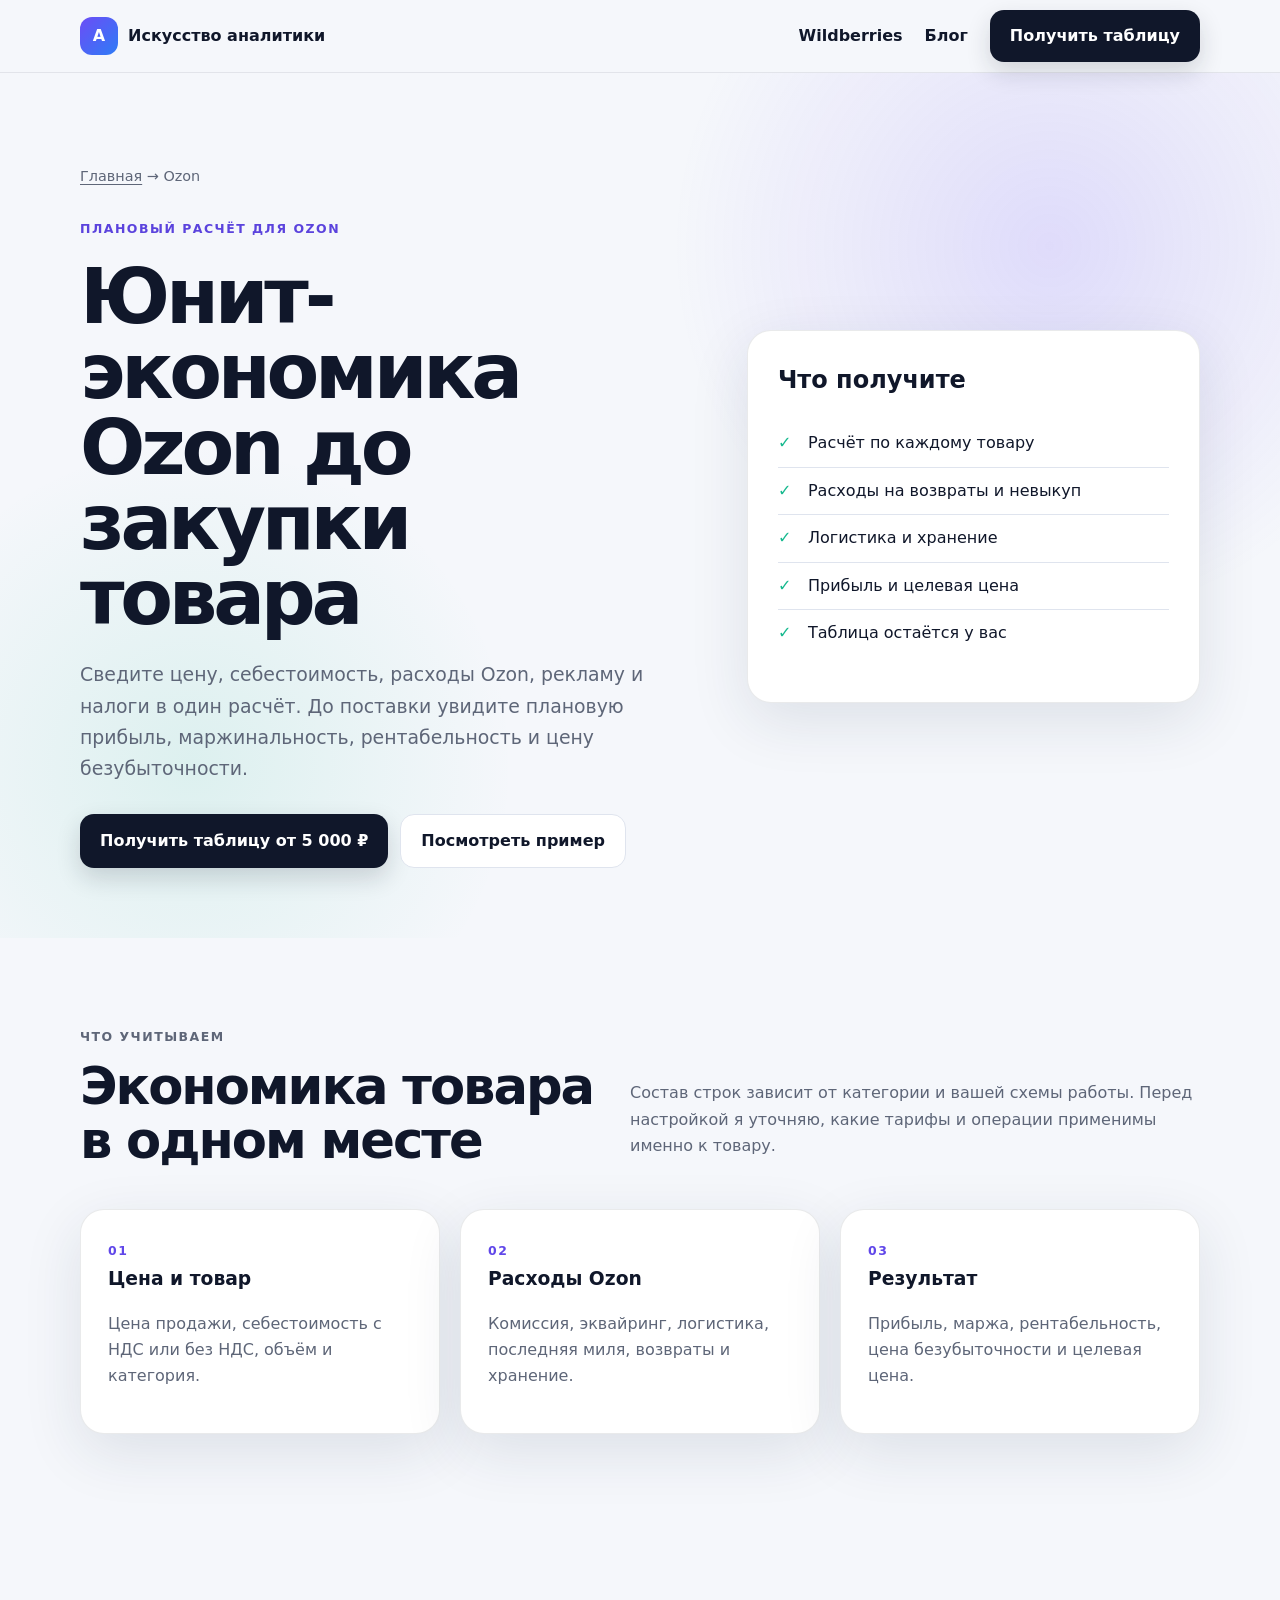
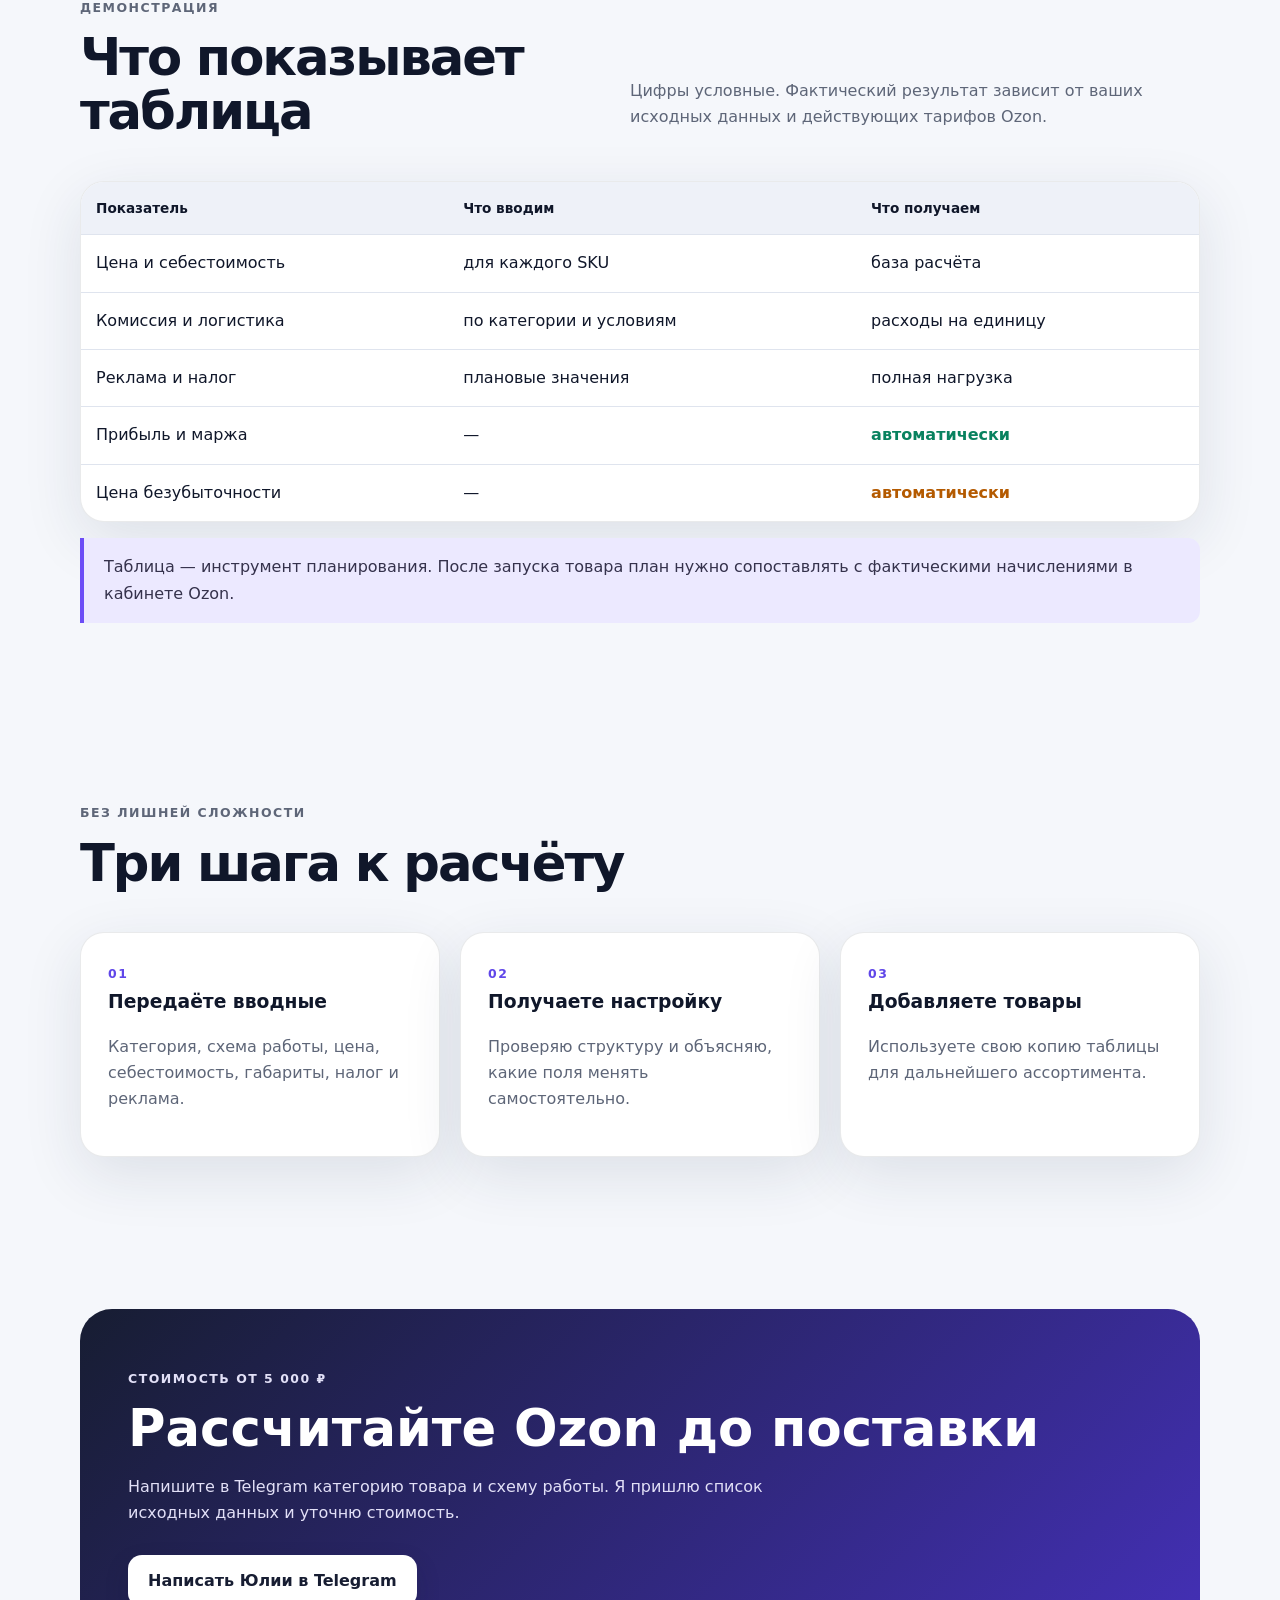
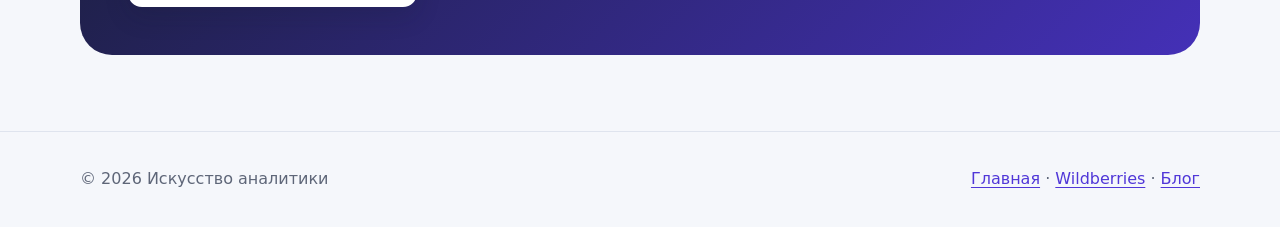
<file: ozon.html>
<!doctype html><html lang="ru"><head><meta charset="utf-8"><meta name="viewport" content="width=device-width,initial-scale=1">
<title>Юнит-экономика Ozon — таблица расчёта прибыли</title>
<meta name="description" content="Таблица юнит-экономики Ozon: расчёт комиссии, логистики, возвратов, рекламы, налогов, прибыли, маржинальности и цены безубыточности.">
<link rel="canonical" href="https://analytic-art.vercel.app/ozon.html"><link rel="stylesheet" href="seo.css"><link rel="icon" href="favicon.svg" type="image/svg+xml">
<meta property="og:type" content="website"><meta property="og:title" content="Юнит-экономика Ozon — расчёт прибыли"><meta property="og:description" content="Проверьте прибыльность товара до закупки в понятной Google-таблице."><meta property="og:url" content="https://analytic-art.vercel.app/ozon.html">
<script type="application/ld+json">{"@context":"https://schema.org","@type":"Service","name":"Таблица юнит-экономики Ozon","provider":{"@type":"Person","name":"Юлия Артемьева"},"areaServed":"RU","offers":{"@type":"Offer","price":"5000","priceCurrency":"RUB","url":"https://analytic-art.vercel.app/ozon.html"}}</script></head>
<body><header class="nav"><div class="wrap nav-inner"><a class="logo" href="./"><span class="logo-mark">A</span><span>Искусство аналитики</span></a><nav class="nav-links"><a href="wildberries.html">Wildberries</a><a href="blog/">Блог</a><a class="button" href="https://t.me/Julia_artemevaa" target="_blank" rel="noopener noreferrer">Получить таблицу</a></nav></div></header>
<main><section class="hero"><div class="wrap hero-grid"><div><div class="breadcrumbs"><a href="./">Главная</a> → Ozon</div><span class="eyebrow">Плановый расчёт для Ozon</span><h1>Юнит-экономика Ozon до закупки товара</h1><p>Сведите цену, себестоимость, расходы Ozon, рекламу и налоги в один расчёт. До поставки увидите плановую прибыль, маржинальность, рентабельность и цену безубыточности.</p><div class="actions"><a class="button" href="https://t.me/Julia_artemevaa" target="_blank" rel="noopener noreferrer">Получить таблицу от 5 000 ₽</a><a class="button alt" href="#demo">Посмотреть пример</a></div></div><aside class="panel"><h2>Что получите</h2><ul class="checklist"><li>Расчёт по каждому товару</li><li>Расходы на возвраты и невыкуп</li><li>Логистика и хранение</li><li>Прибыль и целевая цена</li><li>Таблица остаётся у вас</li></ul></aside></div></section>
<section><div class="wrap"><div class="section-head"><div><p class="kicker">Что учитываем</p><h2>Экономика товара в одном месте</h2></div><p>Состав строк зависит от категории и вашей схемы работы. Перед настройкой я уточняю, какие тарифы и операции применимы именно к товару.</p></div><div class="grid-3"><article class="card"><span class="number">01</span><h3>Цена и товар</h3><p>Цена продажи, себестоимость с НДС или без НДС, объём и категория.</p></article><article class="card"><span class="number">02</span><h3>Расходы Ozon</h3><p>Комиссия, эквайринг, логистика, последняя миля, возвраты и хранение.</p></article><article class="card"><span class="number">03</span><h3>Результат</h3><p>Прибыль, маржа, рентабельность, цена безубыточности и целевая цена.</p></article></div></div></section>
<section id="demo"><div class="wrap"><div class="section-head"><div><p class="kicker">Демонстрация</p><h2>Что показывает таблица</h2></div><p>Цифры условные. Фактический результат зависит от ваших исходных данных и действующих тарифов Ozon.</p></div><div class="demo"><table><thead><tr><th>Показатель</th><th>Что вводим</th><th>Что получаем</th></tr></thead><tbody><tr><td>Цена и себестоимость</td><td>для каждого SKU</td><td>база расчёта</td></tr><tr><td>Комиссия и логистика</td><td>по категории и условиям</td><td>расходы на единицу</td></tr><tr><td>Реклама и налог</td><td>плановые значения</td><td>полная нагрузка</td></tr><tr><td>Прибыль и маржа</td><td>—</td><td class="positive">автоматически</td></tr><tr><td>Цена безубыточности</td><td>—</td><td class="warning">автоматически</td></tr></tbody></table></div><p class="note">Таблица — инструмент планирования. После запуска товара план нужно сопоставлять с фактическими начислениями в кабинете Ozon.</p></div></section>
<section><div class="wrap"><div class="section-head"><div><p class="kicker">Без лишней сложности</p><h2>Три шага к расчёту</h2></div></div><div class="grid-3"><article class="card"><span class="number">01</span><h3>Передаёте вводные</h3><p>Категория, схема работы, цена, себестоимость, габариты, налог и реклама.</p></article><article class="card"><span class="number">02</span><h3>Получаете настройку</h3><p>Проверяю структуру и объясняю, какие поля менять самостоятельно.</p></article><article class="card"><span class="number">03</span><h3>Добавляете товары</h3><p>Используете свою копию таблицы для дальнейшего ассортимента.</p></article></div></div></section>
<section><div class="wrap"><div class="cta"><p class="kicker">Стоимость от 5 000 ₽</p><h2>Рассчитайте Ozon до поставки</h2><p>Напишите в Telegram категорию товара и схему работы. Я пришлю список исходных данных и уточню стоимость.</p><a class="button" href="https://t.me/Julia_artemevaa" target="_blank" rel="noopener noreferrer">Написать Юлии в Telegram</a></div></div></section></main>
<footer><div class="wrap footer-inner"><span>© 2026 Искусство аналитики</span><span><a href="./">Главная</a> · <a href="wildberries.html">Wildberries</a> · <a href="blog/">Блог</a></span></div></footer></body></html>
</file>
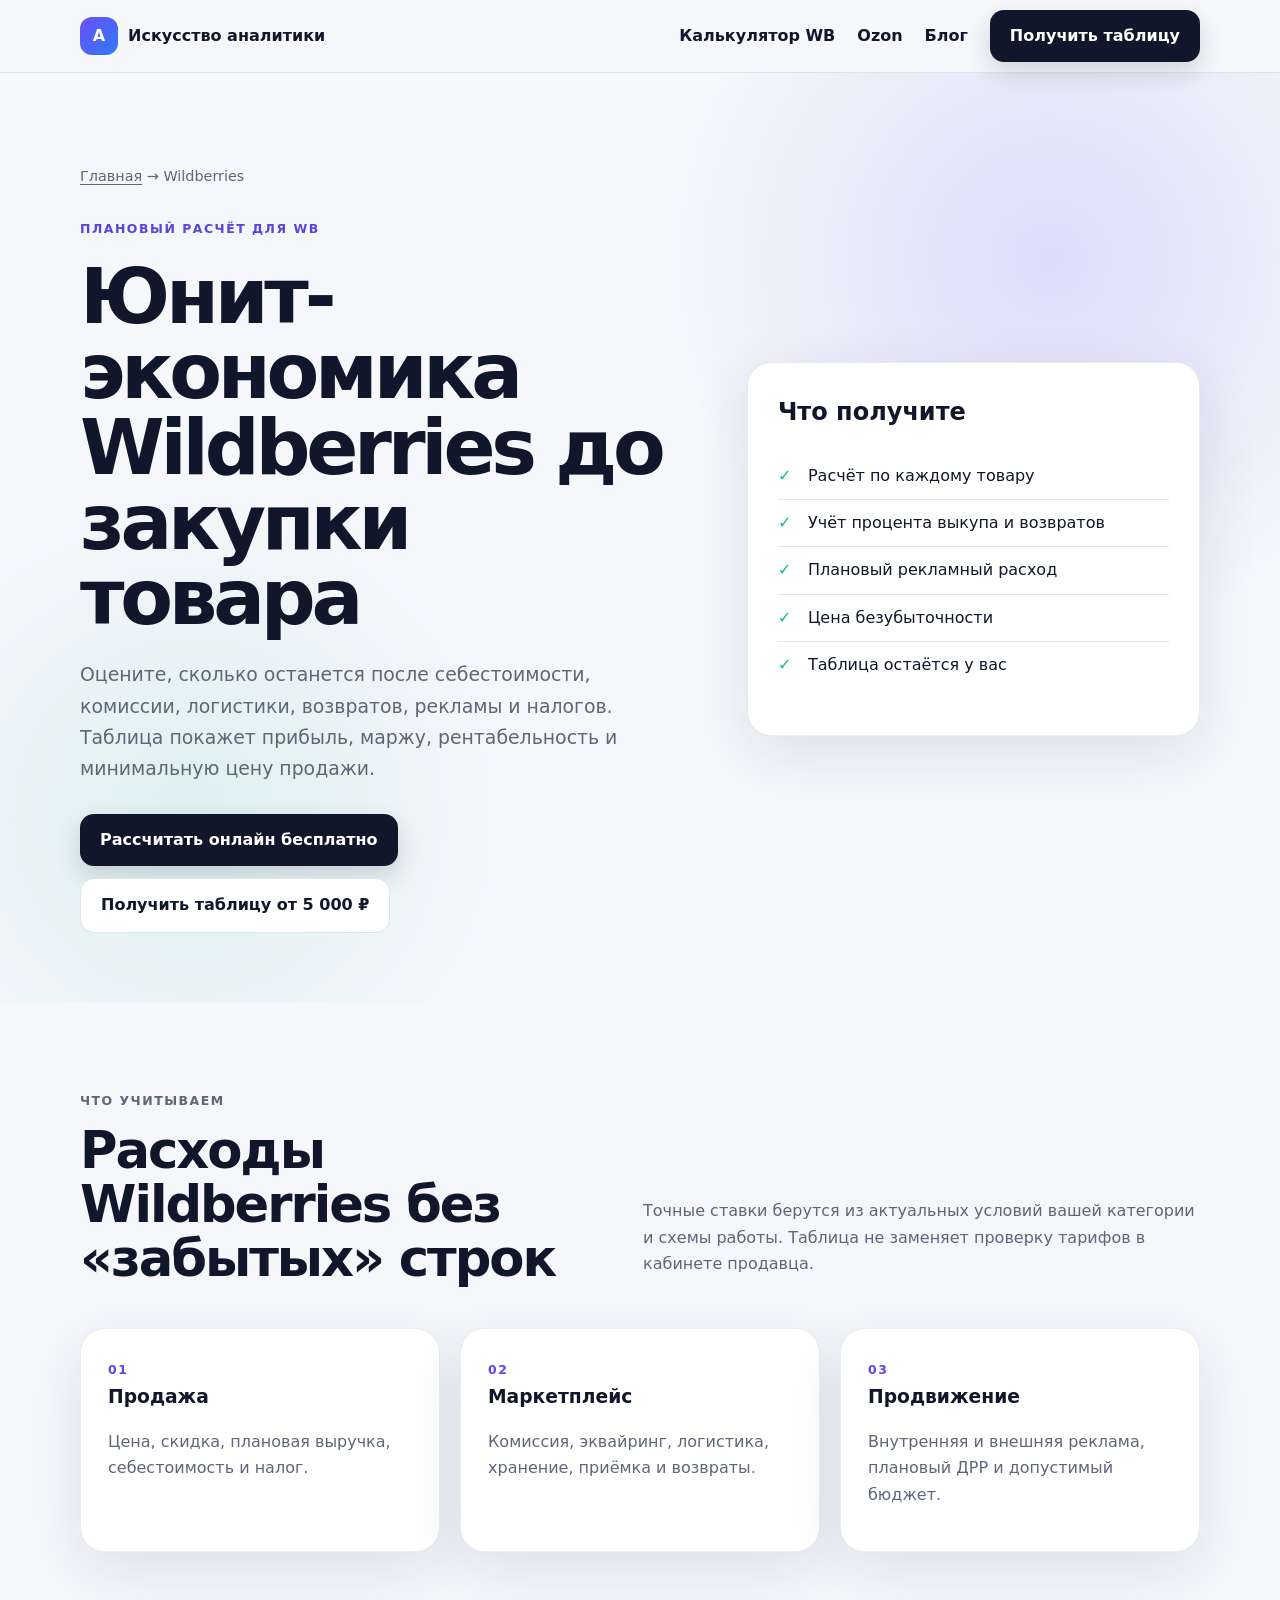
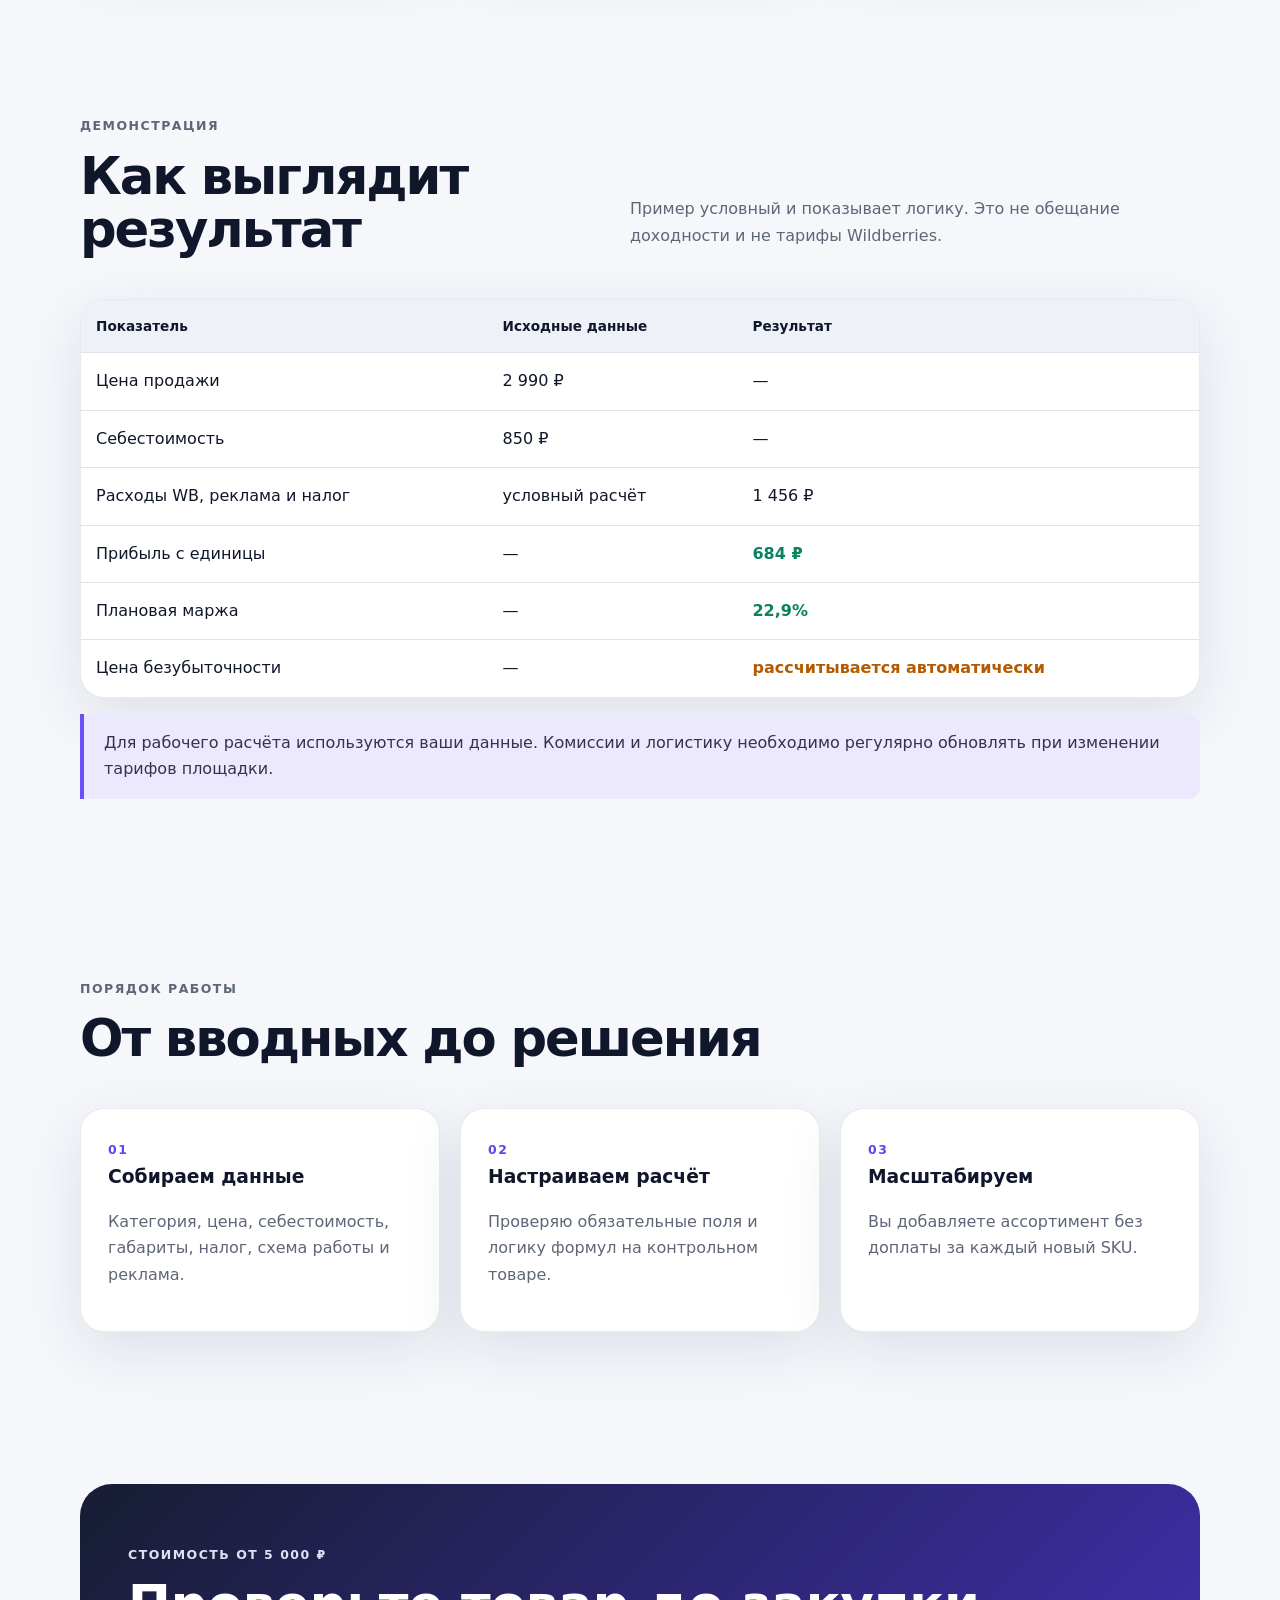
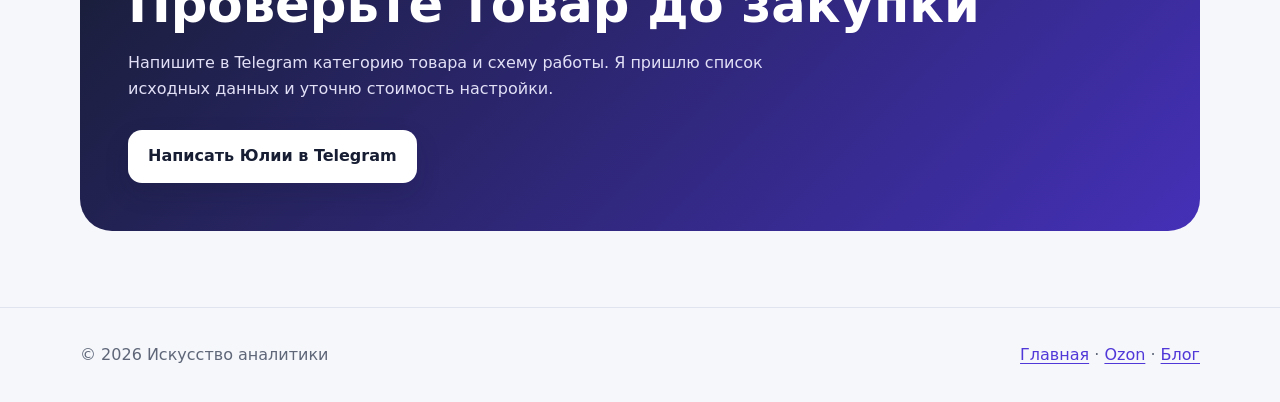
<file: wildberries.html>
<!doctype html><html lang="ru"><head><meta charset="utf-8"><meta name="viewport" content="width=device-width,initial-scale=1">
<title>Юнит-экономика Wildberries — таблица расчёта прибыли</title>
<meta name="description" content="Таблица юнит-экономики Wildberries: расчёт комиссии, логистики, выкупа, рекламы, налогов, прибыли, маржинальности и цены безубыточности.">
<link rel="canonical" href="https://analytic-art.vercel.app/wildberries.html"><link rel="stylesheet" href="seo.css"><link rel="icon" href="favicon.svg" type="image/svg+xml">
<meta property="og:type" content="website"><meta property="og:title" content="Юнит-экономика Wildberries — расчёт прибыли"><meta property="og:description" content="Проверьте прибыльность товара до закупки в понятной Google-таблице."><meta property="og:url" content="https://analytic-art.vercel.app/wildberries.html">
<script type="application/ld+json">{"@context":"https://schema.org","@type":"Service","name":"Таблица юнит-экономики Wildberries","provider":{"@type":"Person","name":"Юлия Артемьева"},"areaServed":"RU","offers":{"@type":"Offer","price":"5000","priceCurrency":"RUB","url":"https://analytic-art.vercel.app/wildberries.html"}}</script></head>
<body><header class="nav"><div class="wrap nav-inner"><a class="logo" href="./"><span class="logo-mark">A</span><span>Искусство аналитики</span></a><nav class="nav-links" aria-label="Основная навигация"><a href="calculator-wb.html">Калькулятор WB</a><a href="ozon.html">Ozon</a><a href="blog/">Блог</a><a class="button" href="https://t.me/Julia_artemevaa" target="_blank" rel="noopener noreferrer">Получить таблицу</a></nav></div></header>
<main><section class="hero"><div class="wrap hero-grid"><div><div class="breadcrumbs"><a href="./">Главная</a> → Wildberries</div><span class="eyebrow">Плановый расчёт для WB</span><h1>Юнит-экономика Wildberries до закупки товара</h1><p>Оцените, сколько останется после себестоимости, комиссии, логистики, возвратов, рекламы и налогов. Таблица покажет прибыль, маржу, рентабельность и минимальную цену продажи.</p><div class="actions"><a class="button" href="calculator-wb.html">Рассчитать онлайн бесплатно</a><a class="button alt" href="https://t.me/Julia_artemevaa" target="_blank" rel="noopener noreferrer">Получить таблицу от 5 000 ₽</a></div></div><aside class="panel"><h2>Что получите</h2><ul class="checklist"><li>Расчёт по каждому товару</li><li>Учёт процента выкупа и возвратов</li><li>Плановый рекламный расход</li><li>Цена безубыточности</li><li>Таблица остаётся у вас</li></ul></aside></div></section>
<section><div class="wrap"><div class="section-head"><div><p class="kicker">Что учитываем</p><h2>Расходы Wildberries без «забытых» строк</h2></div><p>Точные ставки берутся из актуальных условий вашей категории и схемы работы. Таблица не заменяет проверку тарифов в кабинете продавца.</p></div><div class="grid-3"><article class="card"><span class="number">01</span><h3>Продажа</h3><p>Цена, скидка, плановая выручка, себестоимость и налог.</p></article><article class="card"><span class="number">02</span><h3>Маркетплейс</h3><p>Комиссия, эквайринг, логистика, хранение, приёмка и возвраты.</p></article><article class="card"><span class="number">03</span><h3>Продвижение</h3><p>Внутренняя и внешняя реклама, плановый ДРР и допустимый бюджет.</p></article></div></div></section>
<section id="demo"><div class="wrap"><div class="section-head"><div><p class="kicker">Демонстрация</p><h2>Как выглядит результат</h2></div><p>Пример условный и показывает логику. Это не обещание доходности и не тарифы Wildberries.</p></div><div class="demo"><table><thead><tr><th>Показатель</th><th>Исходные данные</th><th>Результат</th></tr></thead><tbody><tr><td>Цена продажи</td><td>2 990 ₽</td><td>—</td></tr><tr><td>Себестоимость</td><td>850 ₽</td><td>—</td></tr><tr><td>Расходы WB, реклама и налог</td><td>условный расчёт</td><td>1 456 ₽</td></tr><tr><td>Прибыль с единицы</td><td>—</td><td class="positive">684 ₽</td></tr><tr><td>Плановая маржа</td><td>—</td><td class="positive">22,9%</td></tr><tr><td>Цена безубыточности</td><td>—</td><td class="warning">рассчитывается автоматически</td></tr></tbody></table></div><p class="note">Для рабочего расчёта используются ваши данные. Комиссии и логистику необходимо регулярно обновлять при изменении тарифов площадки.</p></div></section>
<section><div class="wrap"><div class="section-head"><div><p class="kicker">Порядок работы</p><h2>От вводных до решения</h2></div></div><div class="grid-3"><article class="card"><span class="number">01</span><h3>Собираем данные</h3><p>Категория, цена, себестоимость, габариты, налог, схема работы и реклама.</p></article><article class="card"><span class="number">02</span><h3>Настраиваем расчёт</h3><p>Проверяю обязательные поля и логику формул на контрольном товаре.</p></article><article class="card"><span class="number">03</span><h3>Масштабируем</h3><p>Вы добавляете ассортимент без доплаты за каждый новый SKU.</p></article></div></div></section>
<section><div class="wrap"><div class="cta"><p class="kicker">Стоимость от 5 000 ₽</p><h2>Проверьте товар до закупки</h2><p>Напишите в Telegram категорию товара и схему работы. Я пришлю список исходных данных и уточню стоимость настройки.</p><a class="button" href="https://t.me/Julia_artemevaa" target="_blank" rel="noopener noreferrer">Написать Юлии в Telegram</a></div></div></section></main>
<footer><div class="wrap footer-inner"><span>© 2026 Искусство аналитики</span><span><a href="./">Главная</a> · <a href="ozon.html">Ozon</a> · <a href="blog/">Блог</a></span></div></footer></body></html>
</file>
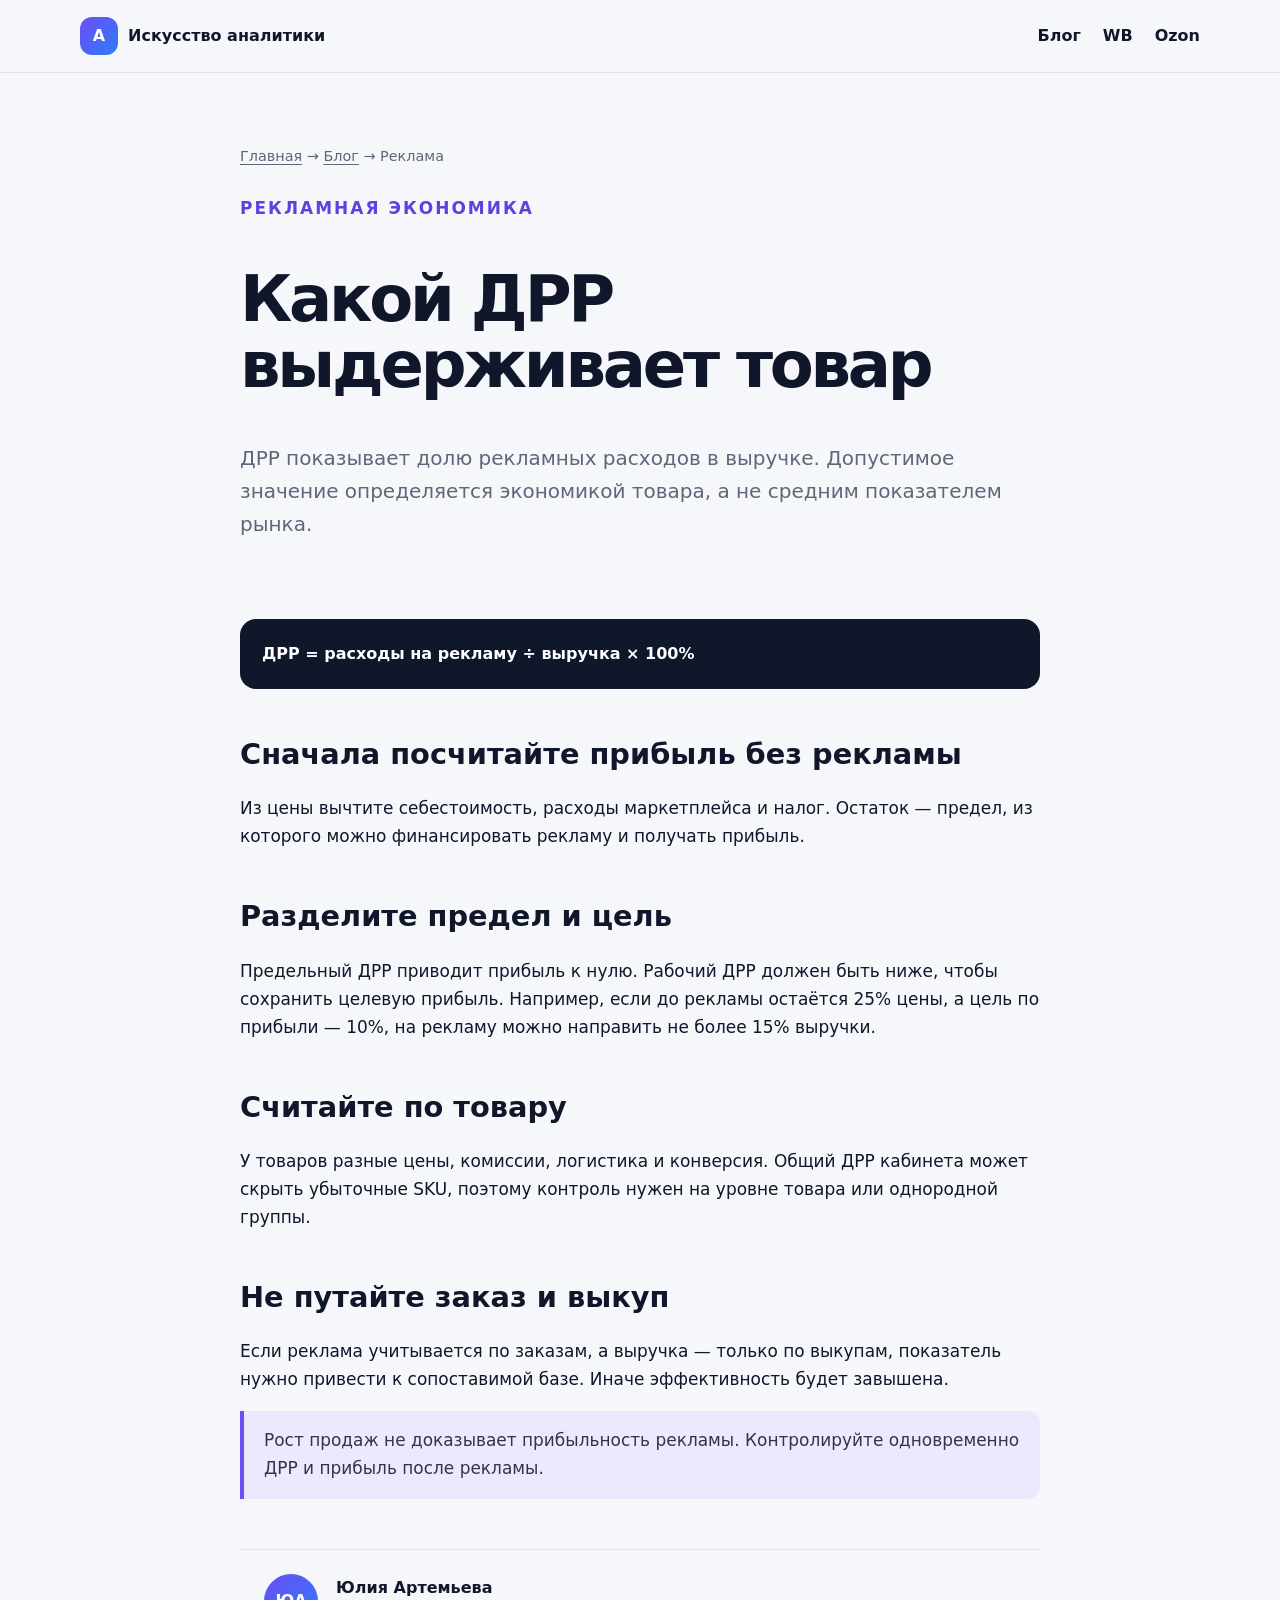
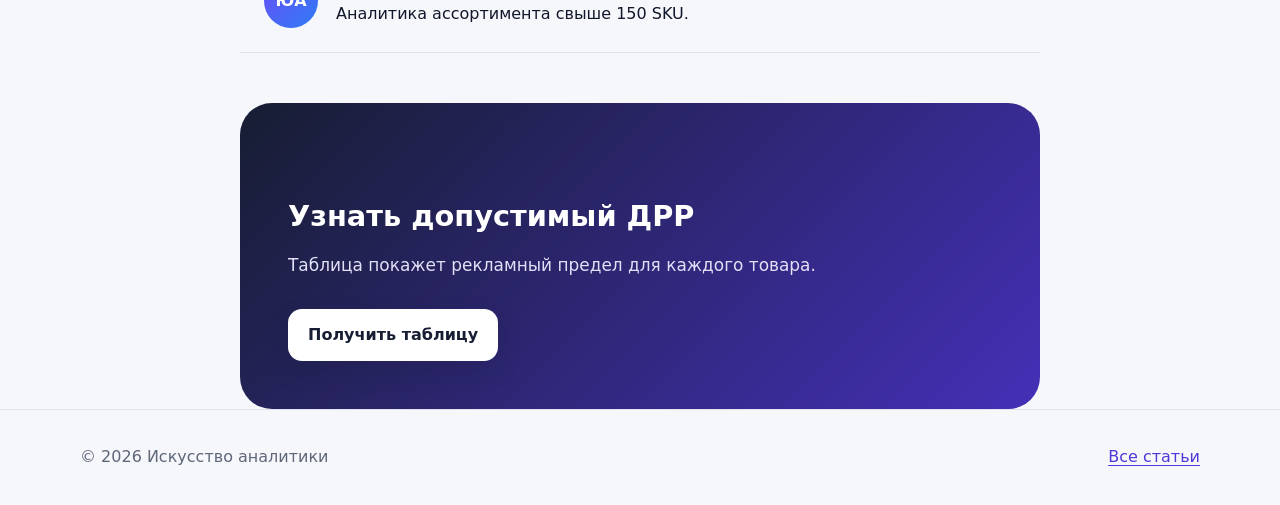
<file: blog/advertising-drr.html>
<!doctype html><html lang="ru"><head><meta charset="utf-8"><meta name="viewport" content="width=device-width,initial-scale=1"><title>Допустимый ДРР: сколько тратить на рекламу товара</title><meta name="description" content="Как рассчитать допустимый ДРР товара на Wildberries и Ozon, чтобы реклама не съела прибыль и товар не ушёл в минус."><link rel="canonical" href="https://analytic-art.vercel.app/blog/advertising-drr.html"><link rel="stylesheet" href="../seo.css"><script type="application/ld+json">{"@context":"https://schema.org","@type":"Article","headline":"Какой рекламный ДРР выдерживает товар и не уходит в минус","datePublished":"2026-10-02","author":{"@type":"Person","name":"Юлия Артемьева"}}</script></head><body><header class="nav"><div class="wrap nav-inner"><a class="logo" href="../"><span class="logo-mark">A</span><span>Искусство аналитики</span></a><nav class="nav-links"><a href="./">Блог</a><a href="../wildberries.html">WB</a><a href="../ozon.html">Ozon</a></nav></div></header><main class="article"><header><div class="breadcrumbs"><a href="../">Главная</a> → <a href="./">Блог</a> → Реклама</div><p class="kicker">Рекламная экономика</p><h1>Какой ДРР выдерживает товар</h1><p class="lead">ДРР показывает долю рекламных расходов в выручке. Допустимое значение определяется экономикой товара, а не средним показателем рынка.</p></header><article><div class="formula">ДРР = расходы на рекламу ÷ выручка × 100%</div><h2>Сначала посчитайте прибыль без рекламы</h2><p>Из цены вычтите себестоимость, расходы маркетплейса и налог. Остаток — предел, из которого можно финансировать рекламу и получать прибыль.</p><h2>Разделите предел и цель</h2><p>Предельный ДРР приводит прибыль к нулю. Рабочий ДРР должен быть ниже, чтобы сохранить целевую прибыль. Например, если до рекламы остаётся 25% цены, а цель по прибыли — 10%, на рекламу можно направить не более 15% выручки.</p><h2>Считайте по товару</h2><p>У товаров разные цены, комиссии, логистика и конверсия. Общий ДРР кабинета может скрыть убыточные SKU, поэтому контроль нужен на уровне товара или однородной группы.</p><h2>Не путайте заказ и выкуп</h2><p>Если реклама учитывается по заказам, а выручка — только по выкупам, показатель нужно привести к сопоставимой базе. Иначе эффективность будет завышена.</p><p class="note">Рост продаж не доказывает прибыльность рекламы. Контролируйте одновременно ДРР и прибыль после рекламы.</p><div class="author"><span class="avatar">ЮА</span><div><strong>Юлия Артемьева</strong><br>Аналитика ассортимента свыше 150 SKU.</div></div></article><div class="cta"><h2>Узнать допустимый ДРР</h2><p>Таблица покажет рекламный предел для каждого товара.</p><a class="button" href="https://t.me/Julia_artemevaa" target="_blank" rel="noopener noreferrer">Получить таблицу</a></div></main><footer><div class="wrap footer-inner"><span>© 2026 Искусство аналитики</span><a href="./">Все статьи</a></div></footer></body></html>
</file>
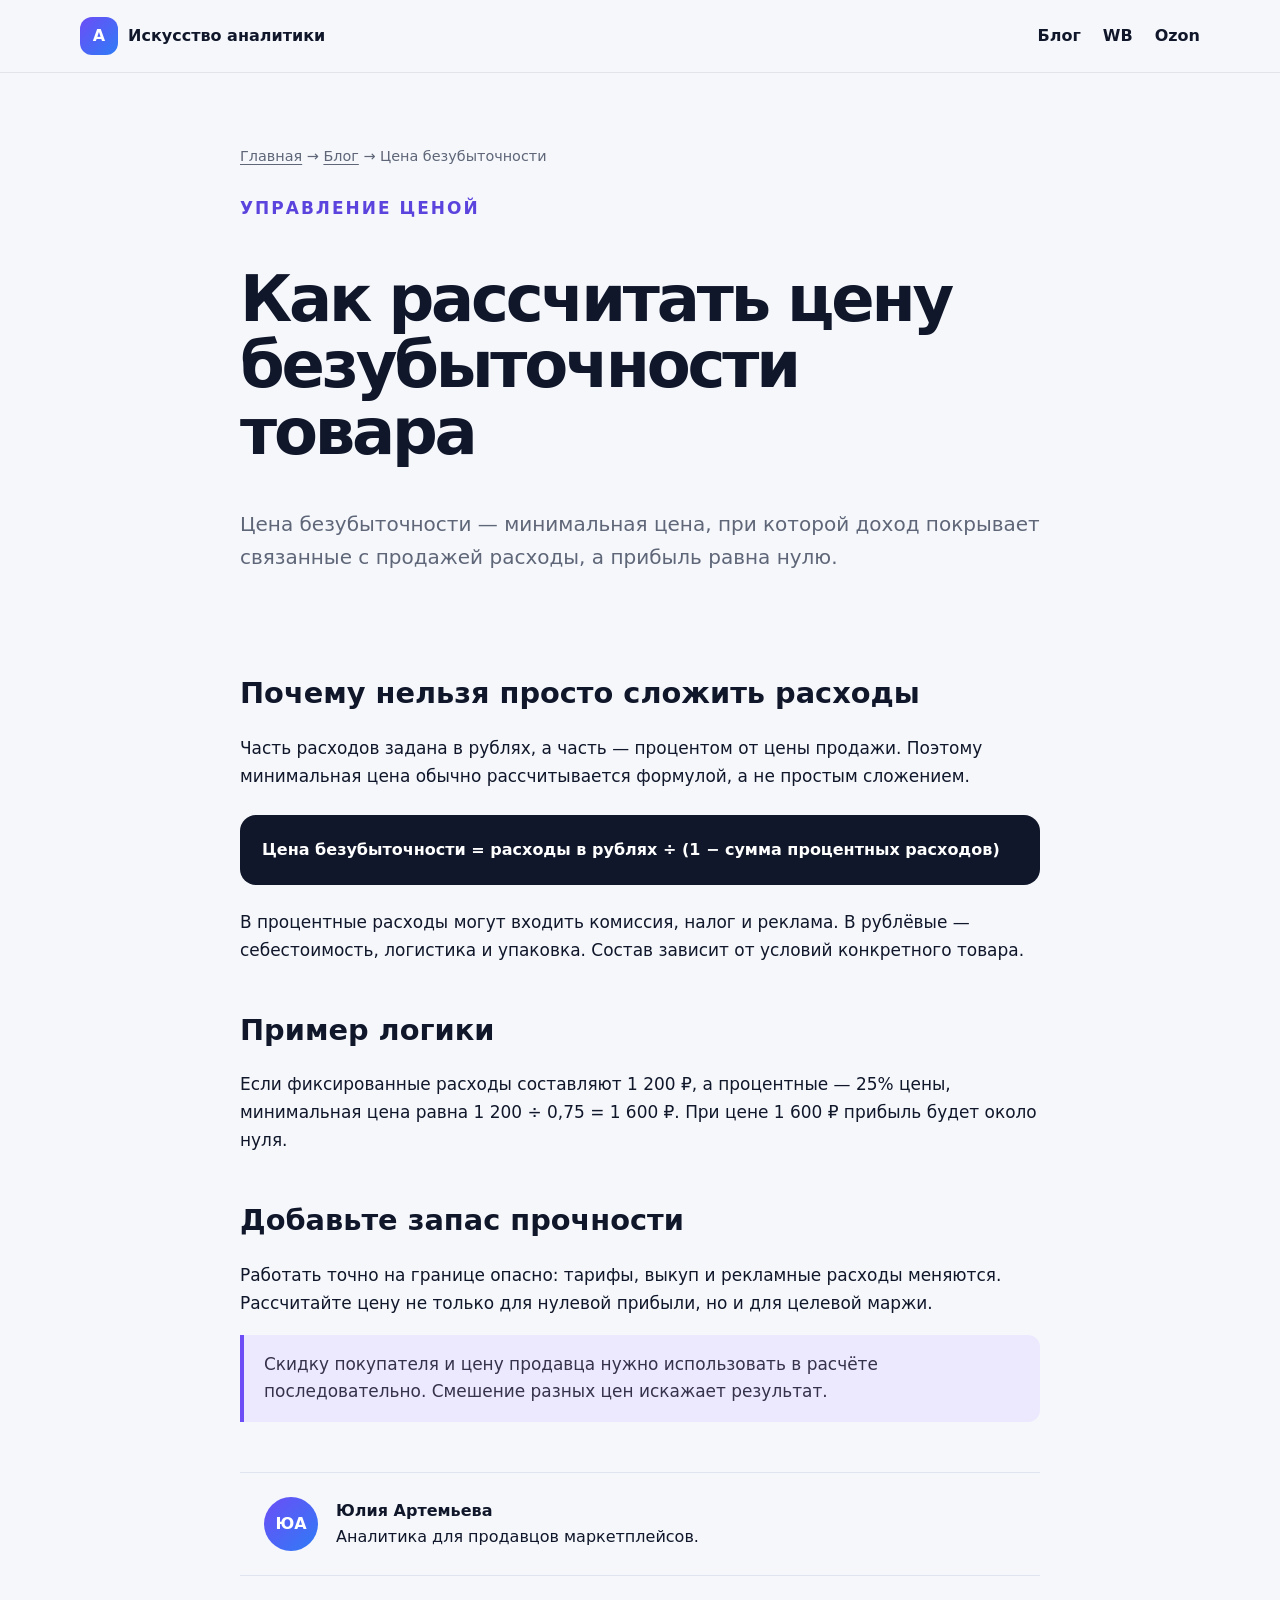
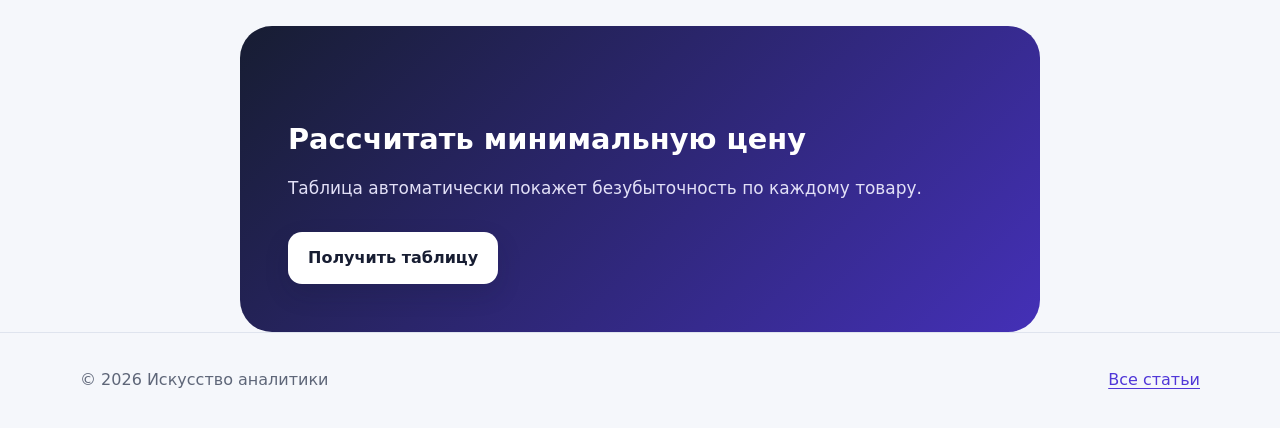
<file: blog/break-even-price.html>
<!doctype html><html lang="ru"><head><meta charset="utf-8"><meta name="viewport" content="width=device-width,initial-scale=1"><title>Цена безубыточности товара на WB и Ozon</title><meta name="description" content="Как рассчитать минимальную цену продажи товара на маркетплейсе и проверить запас прочности по Wildberries и Ozon."><link rel="canonical" href="https://analytic-art.vercel.app/blog/break-even-price.html"><link rel="stylesheet" href="../seo.css"><script type="application/ld+json">{"@context":"https://schema.org","@type":"Article","headline":"Как рассчитать цену безубыточности товара на Wildberries и Ozon","datePublished":"2026-10-02","author":{"@type":"Person","name":"Юлия Артемьева"}}</script></head><body><header class="nav"><div class="wrap nav-inner"><a class="logo" href="../"><span class="logo-mark">A</span><span>Искусство аналитики</span></a><nav class="nav-links"><a href="./">Блог</a><a href="../wildberries.html">WB</a><a href="../ozon.html">Ozon</a></nav></div></header><main class="article"><header><div class="breadcrumbs"><a href="../">Главная</a> → <a href="./">Блог</a> → Цена безубыточности</div><p class="kicker">Управление ценой</p><h1>Как рассчитать цену безубыточности товара</h1><p class="lead">Цена безубыточности — минимальная цена, при которой доход покрывает связанные с продажей расходы, а прибыль равна нулю.</p></header><article><h2>Почему нельзя просто сложить расходы</h2><p>Часть расходов задана в рублях, а часть — процентом от цены продажи. Поэтому минимальная цена обычно рассчитывается формулой, а не простым сложением.</p><div class="formula">Цена безубыточности = расходы в рублях ÷ (1 − сумма процентных расходов)</div><p>В процентные расходы могут входить комиссия, налог и реклама. В рублёвые — себестоимость, логистика и упаковка. Состав зависит от условий конкретного товара.</p><h2>Пример логики</h2><p>Если фиксированные расходы составляют 1 200 ₽, а процентные — 25% цены, минимальная цена равна 1 200 ÷ 0,75 = 1 600 ₽. При цене 1 600 ₽ прибыль будет около нуля.</p><h2>Добавьте запас прочности</h2><p>Работать точно на границе опасно: тарифы, выкуп и рекламные расходы меняются. Рассчитайте цену не только для нулевой прибыли, но и для целевой маржи.</p><p class="note">Скидку покупателя и цену продавца нужно использовать в расчёте последовательно. Смешение разных цен искажает результат.</p><div class="author"><span class="avatar">ЮА</span><div><strong>Юлия Артемьева</strong><br>Аналитика для продавцов маркетплейсов.</div></div></article><div class="cta"><h2>Рассчитать минимальную цену</h2><p>Таблица автоматически покажет безубыточность по каждому товару.</p><a class="button" href="https://t.me/Julia_artemevaa" target="_blank" rel="noopener noreferrer">Получить таблицу</a></div></main><footer><div class="wrap footer-inner"><span>© 2026 Искусство аналитики</span><a href="./">Все статьи</a></div></footer></body></html>
</file>
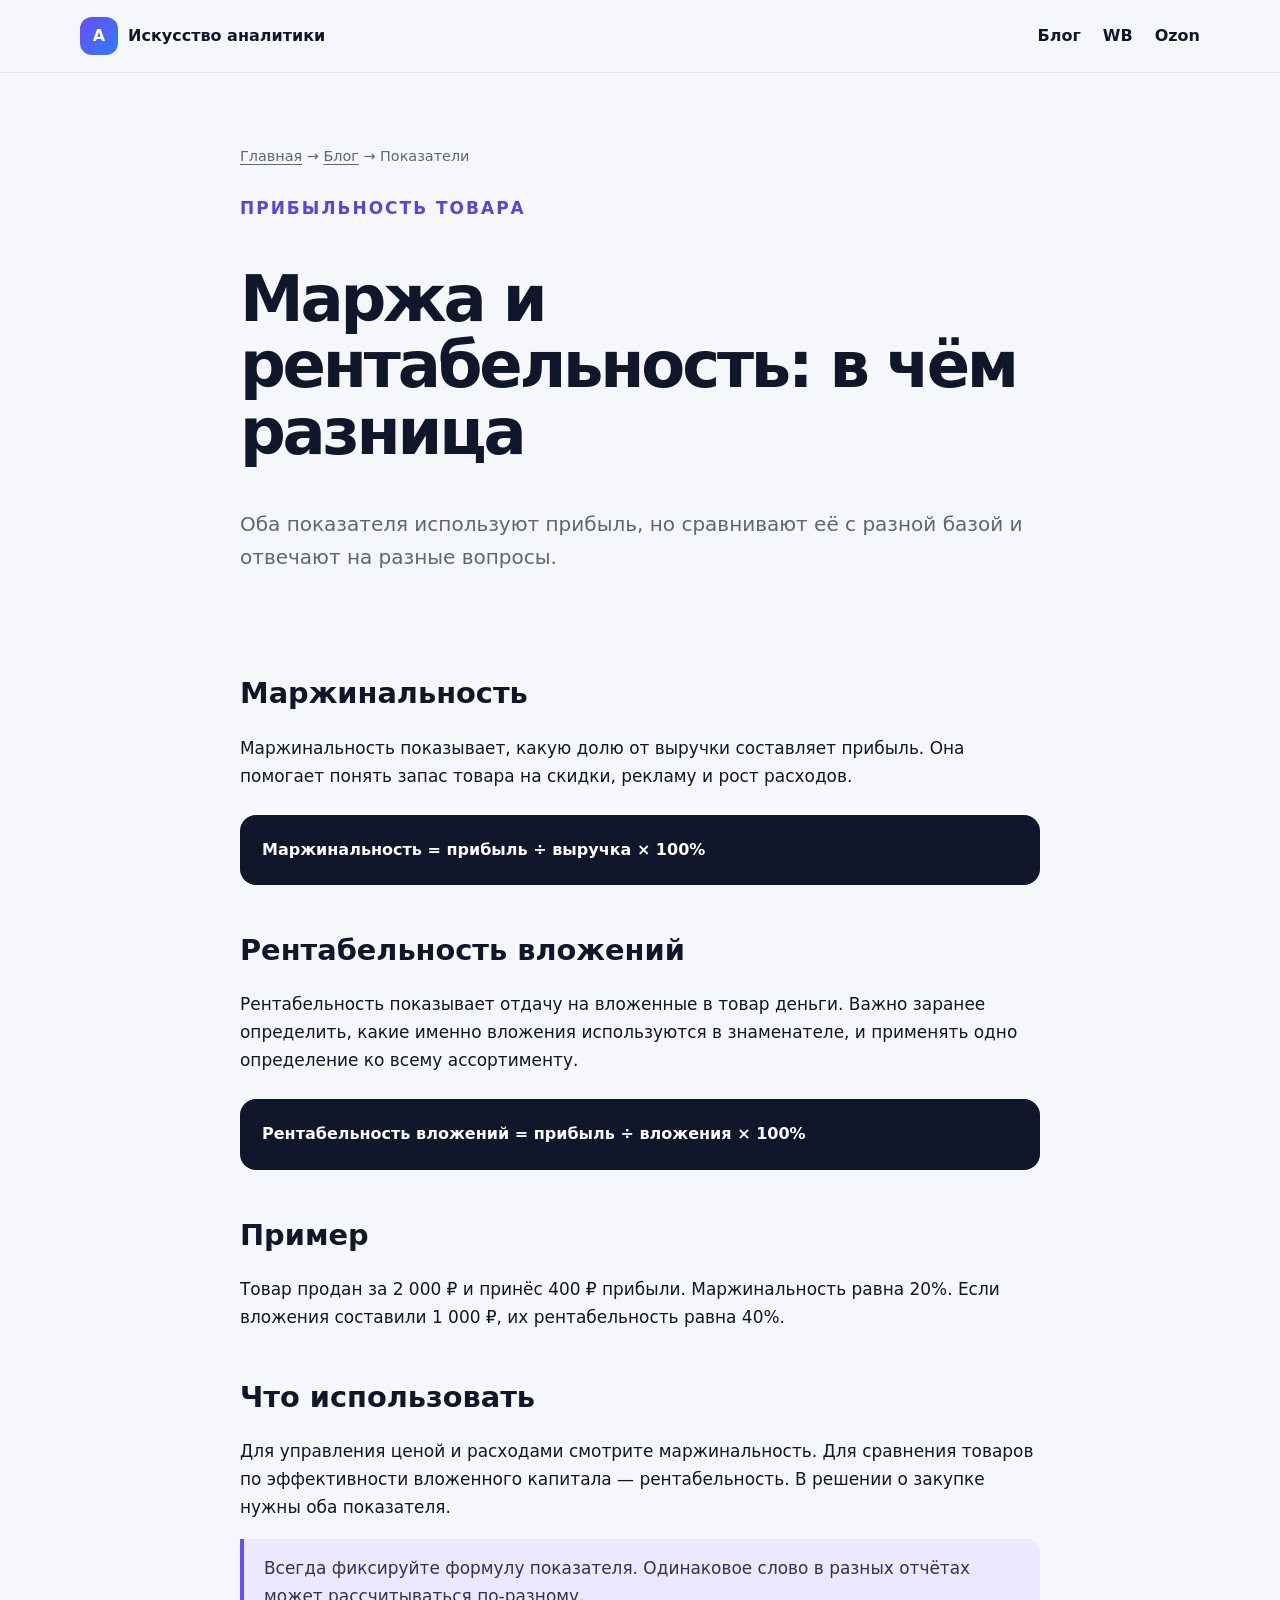
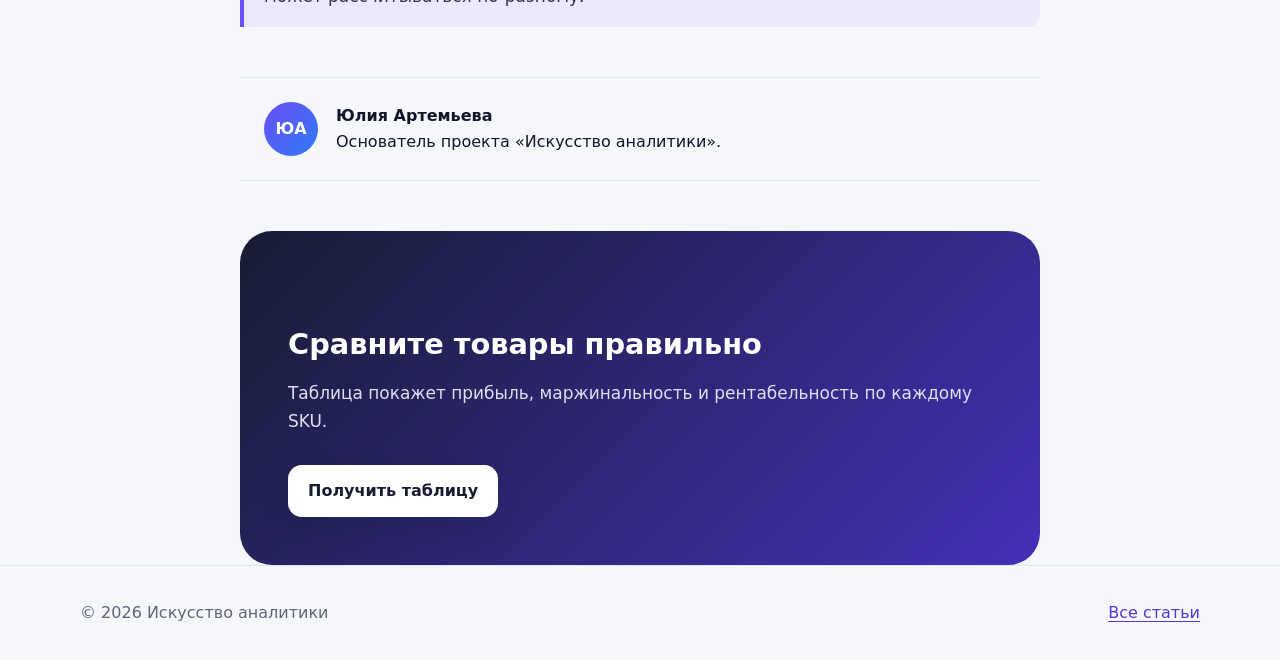
<file: blog/margin-vs-roi.html>
<!doctype html><html lang="ru"><head><meta charset="utf-8"><meta name="viewport" content="width=device-width,initial-scale=1"><title>Маржа и рентабельность товара: в чём разница</title><meta name="description" content="Чем маржинальность отличается от рентабельности вложений и какие показатели использовать продавцу Wildberries и Ozon."><link rel="canonical" href="https://analytic-art.vercel.app/blog/margin-vs-roi.html"><link rel="stylesheet" href="../seo.css"><script type="application/ld+json">{"@context":"https://schema.org","@type":"Article","headline":"Маржа и рентабельность: в чём разница и что считать селлеру","datePublished":"2026-10-02","author":{"@type":"Person","name":"Юлия Артемьева"}}</script></head><body><header class="nav"><div class="wrap nav-inner"><a class="logo" href="../"><span class="logo-mark">A</span><span>Искусство аналитики</span></a><nav class="nav-links"><a href="./">Блог</a><a href="../wildberries.html">WB</a><a href="../ozon.html">Ozon</a></nav></div></header><main class="article"><header><div class="breadcrumbs"><a href="../">Главная</a> → <a href="./">Блог</a> → Показатели</div><p class="kicker">Прибыльность товара</p><h1>Маржа и рентабельность: в чём разница</h1><p class="lead">Оба показателя используют прибыль, но сравнивают её с разной базой и отвечают на разные вопросы.</p></header><article><h2>Маржинальность</h2><p>Маржинальность показывает, какую долю от выручки составляет прибыль. Она помогает понять запас товара на скидки, рекламу и рост расходов.</p><div class="formula">Маржинальность = прибыль ÷ выручка × 100%</div><h2>Рентабельность вложений</h2><p>Рентабельность показывает отдачу на вложенные в товар деньги. Важно заранее определить, какие именно вложения используются в знаменателе, и применять одно определение ко всему ассортименту.</p><div class="formula">Рентабельность вложений = прибыль ÷ вложения × 100%</div><h2>Пример</h2><p>Товар продан за 2 000 ₽ и принёс 400 ₽ прибыли. Маржинальность равна 20%. Если вложения составили 1 000 ₽, их рентабельность равна 40%.</p><h2>Что использовать</h2><p>Для управления ценой и расходами смотрите маржинальность. Для сравнения товаров по эффективности вложенного капитала — рентабельность. В решении о закупке нужны оба показателя.</p><p class="note">Всегда фиксируйте формулу показателя. Одинаковое слово в разных отчётах может рассчитываться по-разному.</p><div class="author"><span class="avatar">ЮА</span><div><strong>Юлия Артемьева</strong><br>Основатель проекта «Искусство аналитики».</div></div></article><div class="cta"><h2>Сравните товары правильно</h2><p>Таблица покажет прибыль, маржинальность и рентабельность по каждому SKU.</p><a class="button" href="https://t.me/Julia_artemevaa" target="_blank" rel="noopener noreferrer">Получить таблицу</a></div></main><footer><div class="wrap footer-inner"><span>© 2026 Искусство аналитики</span><a href="./">Все статьи</a></div></footer></body></html>
</file>
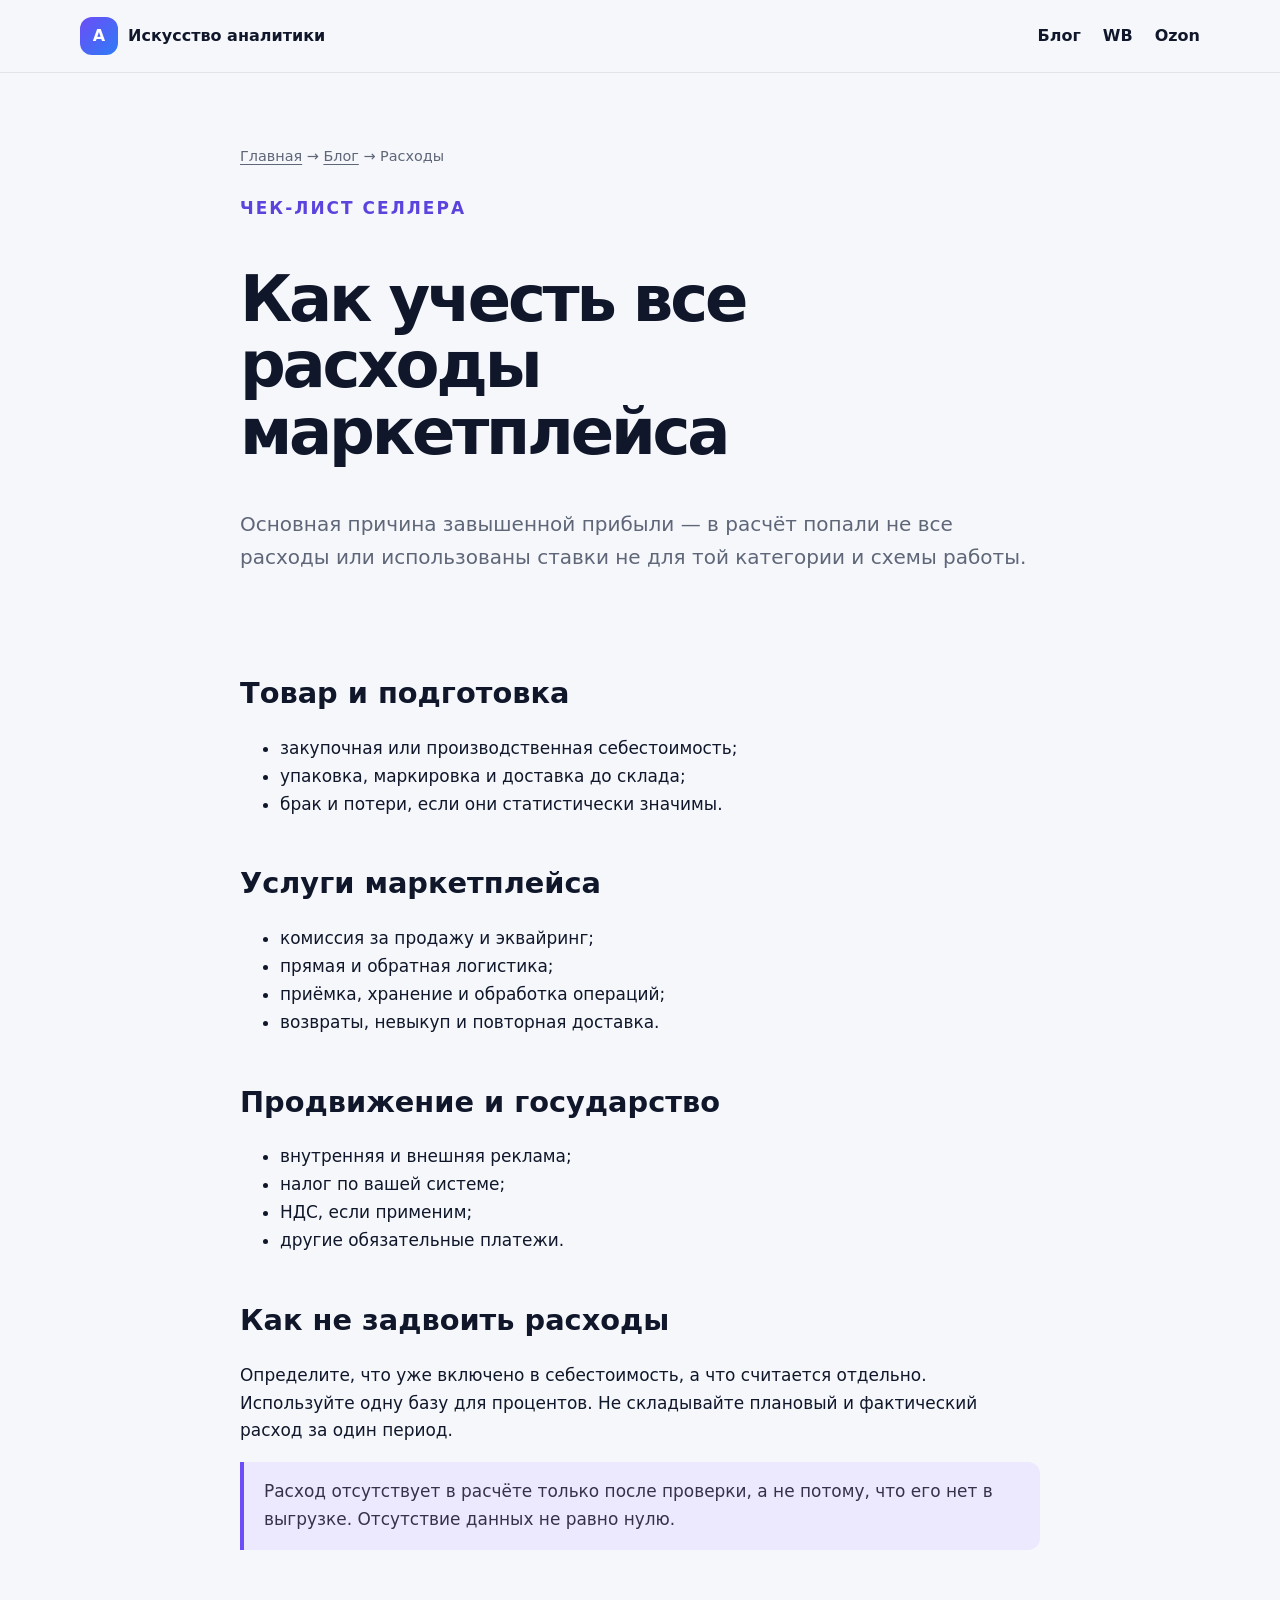
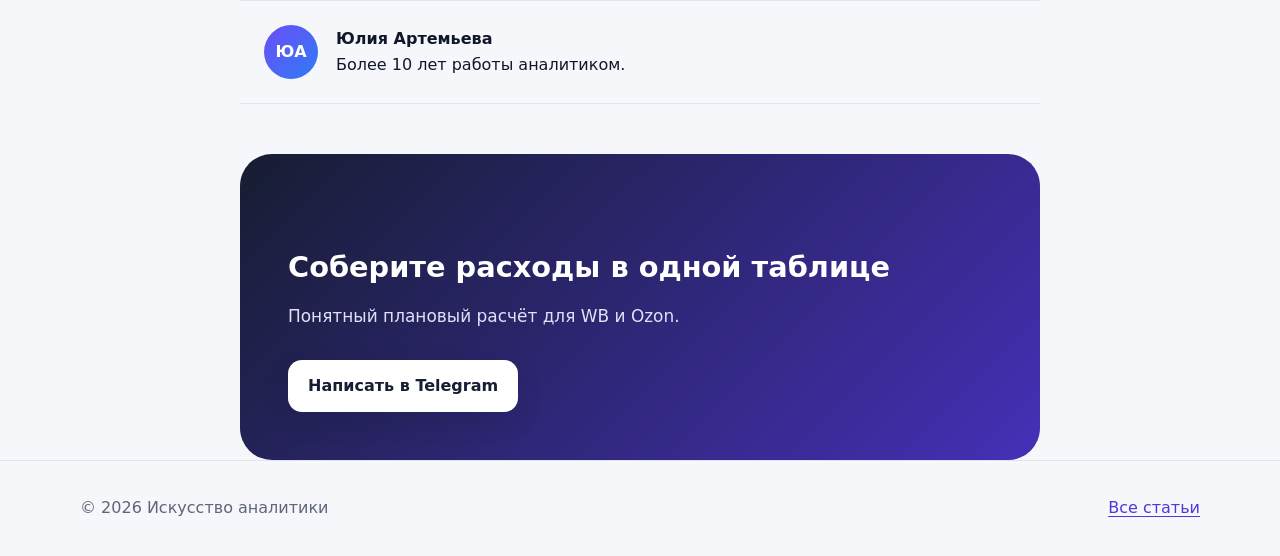
<file: blog/marketplace-costs.html>
<!doctype html><html lang="ru"><head><meta charset="utf-8"><meta name="viewport" content="width=device-width,initial-scale=1"><title>Расходы продавца на Wildberries и Ozon: чек-лист</title><meta name="description" content="Какие расходы учитывать в юнит-экономике маркетплейса: комиссия, логистика, хранение, возвраты, реклама, налог и себестоимость."><link rel="canonical" href="https://analytic-art.vercel.app/blog/marketplace-costs.html"><link rel="stylesheet" href="../seo.css"><script type="application/ld+json">{"@context":"https://schema.org","@type":"Article","headline":"Как учесть все расходы маркетплейса в расчёте прибыли","datePublished":"2026-10-02","author":{"@type":"Person","name":"Юлия Артемьева"}}</script></head><body><header class="nav"><div class="wrap nav-inner"><a class="logo" href="../"><span class="logo-mark">A</span><span>Искусство аналитики</span></a><nav class="nav-links"><a href="./">Блог</a><a href="../wildberries.html">WB</a><a href="../ozon.html">Ozon</a></nav></div></header><main class="article"><header><div class="breadcrumbs"><a href="../">Главная</a> → <a href="./">Блог</a> → Расходы</div><p class="kicker">Чек-лист селлера</p><h1>Как учесть все расходы маркетплейса</h1><p class="lead">Основная причина завышенной прибыли — в расчёт попали не все расходы или использованы ставки не для той категории и схемы работы.</p></header><article><h2>Товар и подготовка</h2><ul><li>закупочная или производственная себестоимость;</li><li>упаковка, маркировка и доставка до склада;</li><li>брак и потери, если они статистически значимы.</li></ul><h2>Услуги маркетплейса</h2><ul><li>комиссия за продажу и эквайринг;</li><li>прямая и обратная логистика;</li><li>приёмка, хранение и обработка операций;</li><li>возвраты, невыкуп и повторная доставка.</li></ul><h2>Продвижение и государство</h2><ul><li>внутренняя и внешняя реклама;</li><li>налог по вашей системе;</li><li>НДС, если применим;</li><li>другие обязательные платежи.</li></ul><h2>Как не задвоить расходы</h2><p>Определите, что уже включено в себестоимость, а что считается отдельно. Используйте одну базу для процентов. Не складывайте плановый и фактический расход за один период.</p><p class="note">Расход отсутствует в расчёте только после проверки, а не потому, что его нет в выгрузке. Отсутствие данных не равно нулю.</p><div class="author"><span class="avatar">ЮА</span><div><strong>Юлия Артемьева</strong><br>Более 10 лет работы аналитиком.</div></div></article><div class="cta"><h2>Соберите расходы в одной таблице</h2><p>Понятный плановый расчёт для WB и Ozon.</p><a class="button" href="https://t.me/Julia_artemevaa" target="_blank" rel="noopener noreferrer">Написать в Telegram</a></div></main><footer><div class="wrap footer-inner"><span>© 2026 Искусство аналитики</span><a href="./">Все статьи</a></div></footer></body></html>
</file>
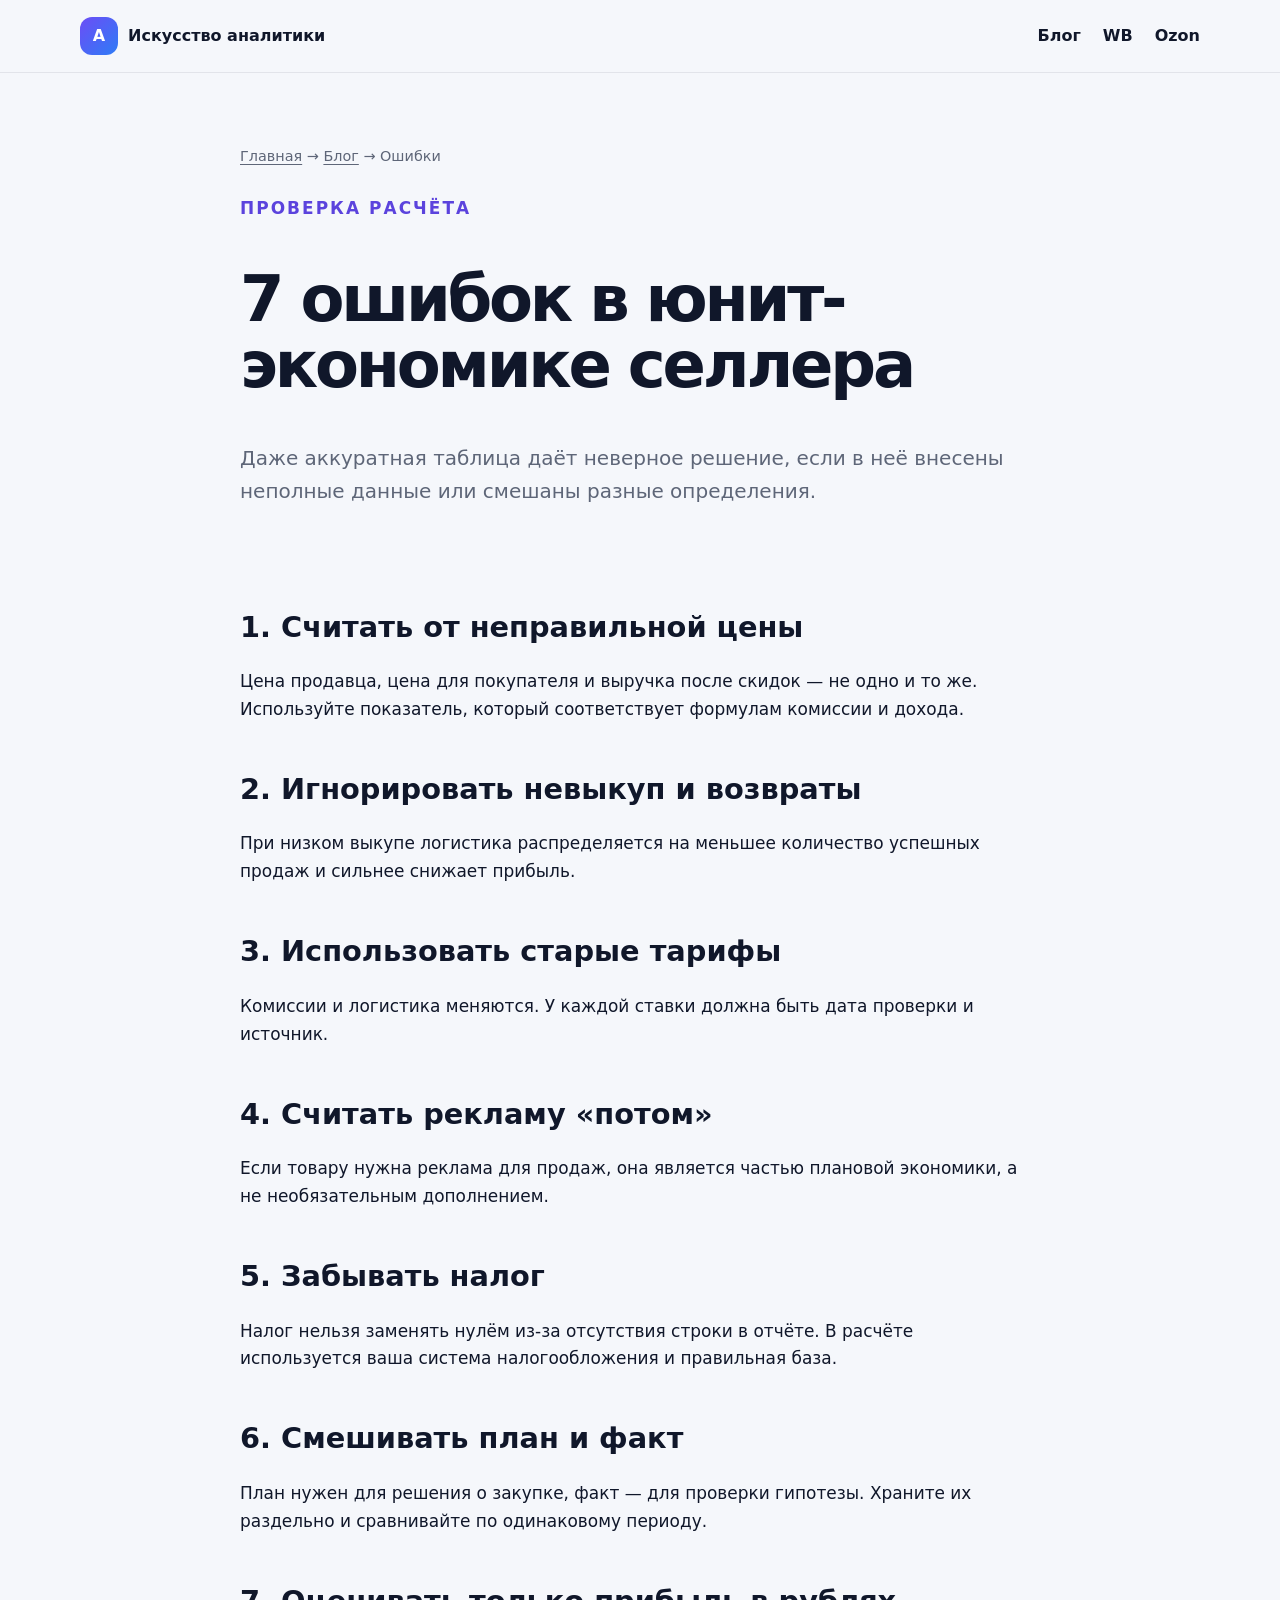
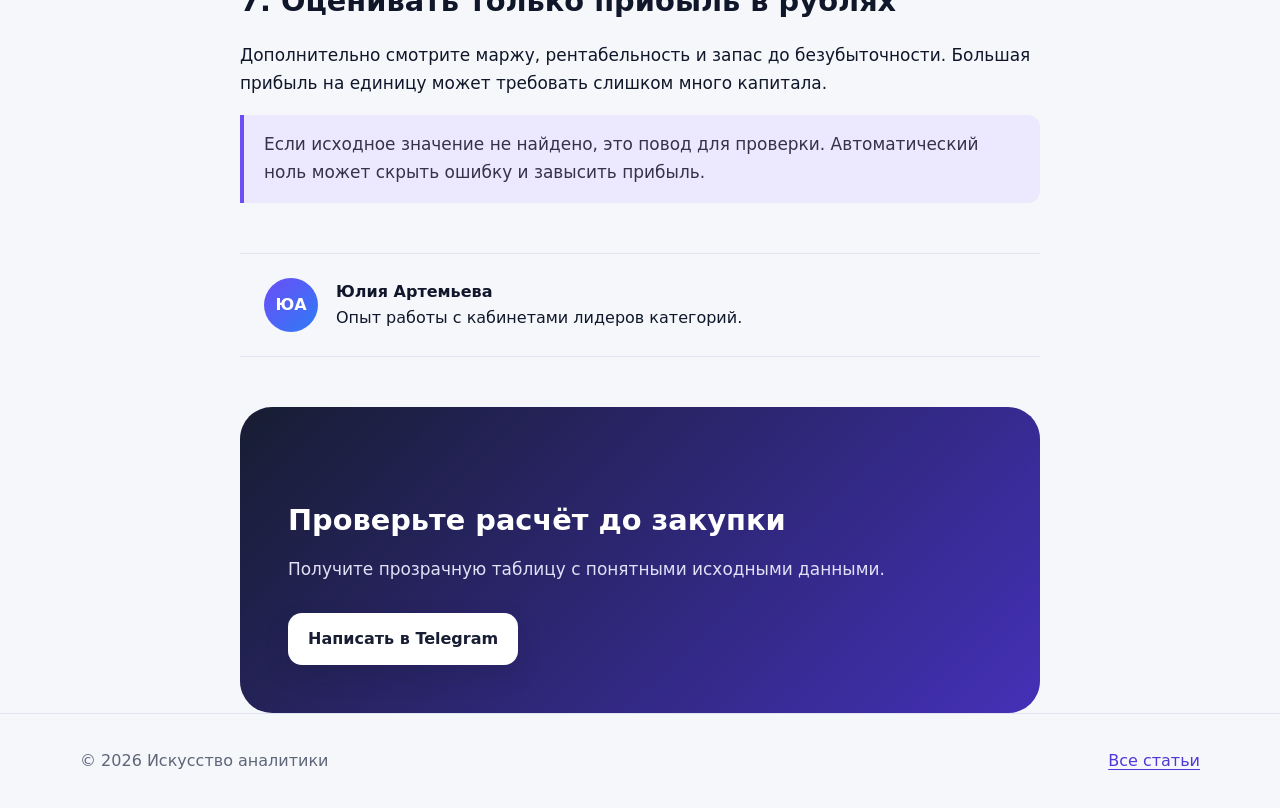
<file: blog/unit-economics-mistakes.html>
<!doctype html><html lang="ru"><head><meta charset="utf-8"><meta name="viewport" content="width=device-width,initial-scale=1"><title>7 ошибок в юнит-экономике Wildberries и Ozon</title><meta name="description" content="Семь ошибок расчёта юнит-экономики маркетплейсов: неполные расходы, неверная цена, выкуп, реклама, налоги и устаревшие тарифы."><link rel="canonical" href="https://analytic-art.vercel.app/blog/unit-economics-mistakes.html"><link rel="stylesheet" href="../seo.css"><script type="application/ld+json">{"@context":"https://schema.org","@type":"Article","headline":"7 ошибок в юнит-экономике, из-за которых продавец теряет прибыль","datePublished":"2026-10-02","author":{"@type":"Person","name":"Юлия Артемьева"}}</script></head><body><header class="nav"><div class="wrap nav-inner"><a class="logo" href="../"><span class="logo-mark">A</span><span>Искусство аналитики</span></a><nav class="nav-links"><a href="./">Блог</a><a href="../wildberries.html">WB</a><a href="../ozon.html">Ozon</a></nav></div></header><main class="article"><header><div class="breadcrumbs"><a href="../">Главная</a> → <a href="./">Блог</a> → Ошибки</div><p class="kicker">Проверка расчёта</p><h1>7 ошибок в юнит-экономике селлера</h1><p class="lead">Даже аккуратная таблица даёт неверное решение, если в неё внесены неполные данные или смешаны разные определения.</p></header><article><h2>1. Считать от неправильной цены</h2><p>Цена продавца, цена для покупателя и выручка после скидок — не одно и то же. Используйте показатель, который соответствует формулам комиссии и дохода.</p><h2>2. Игнорировать невыкуп и возвраты</h2><p>При низком выкупе логистика распределяется на меньшее количество успешных продаж и сильнее снижает прибыль.</p><h2>3. Использовать старые тарифы</h2><p>Комиссии и логистика меняются. У каждой ставки должна быть дата проверки и источник.</p><h2>4. Считать рекламу «потом»</h2><p>Если товару нужна реклама для продаж, она является частью плановой экономики, а не необязательным дополнением.</p><h2>5. Забывать налог</h2><p>Налог нельзя заменять нулём из-за отсутствия строки в отчёте. В расчёте используется ваша система налогообложения и правильная база.</p><h2>6. Смешивать план и факт</h2><p>План нужен для решения о закупке, факт — для проверки гипотезы. Храните их раздельно и сравнивайте по одинаковому периоду.</p><h2>7. Оценивать только прибыль в рублях</h2><p>Дополнительно смотрите маржу, рентабельность и запас до безубыточности. Большая прибыль на единицу может требовать слишком много капитала.</p><p class="note">Если исходное значение не найдено, это повод для проверки. Автоматический ноль может скрыть ошибку и завысить прибыль.</p><div class="author"><span class="avatar">ЮА</span><div><strong>Юлия Артемьева</strong><br>Опыт работы с кабинетами лидеров категорий.</div></div></article><div class="cta"><h2>Проверьте расчёт до закупки</h2><p>Получите прозрачную таблицу с понятными исходными данными.</p><a class="button" href="https://t.me/Julia_artemevaa" target="_blank" rel="noopener noreferrer">Написать в Telegram</a></div></main><footer><div class="wrap footer-inner"><span>© 2026 Искусство аналитики</span><a href="./">Все статьи</a></div></footer></body></html>
</file>
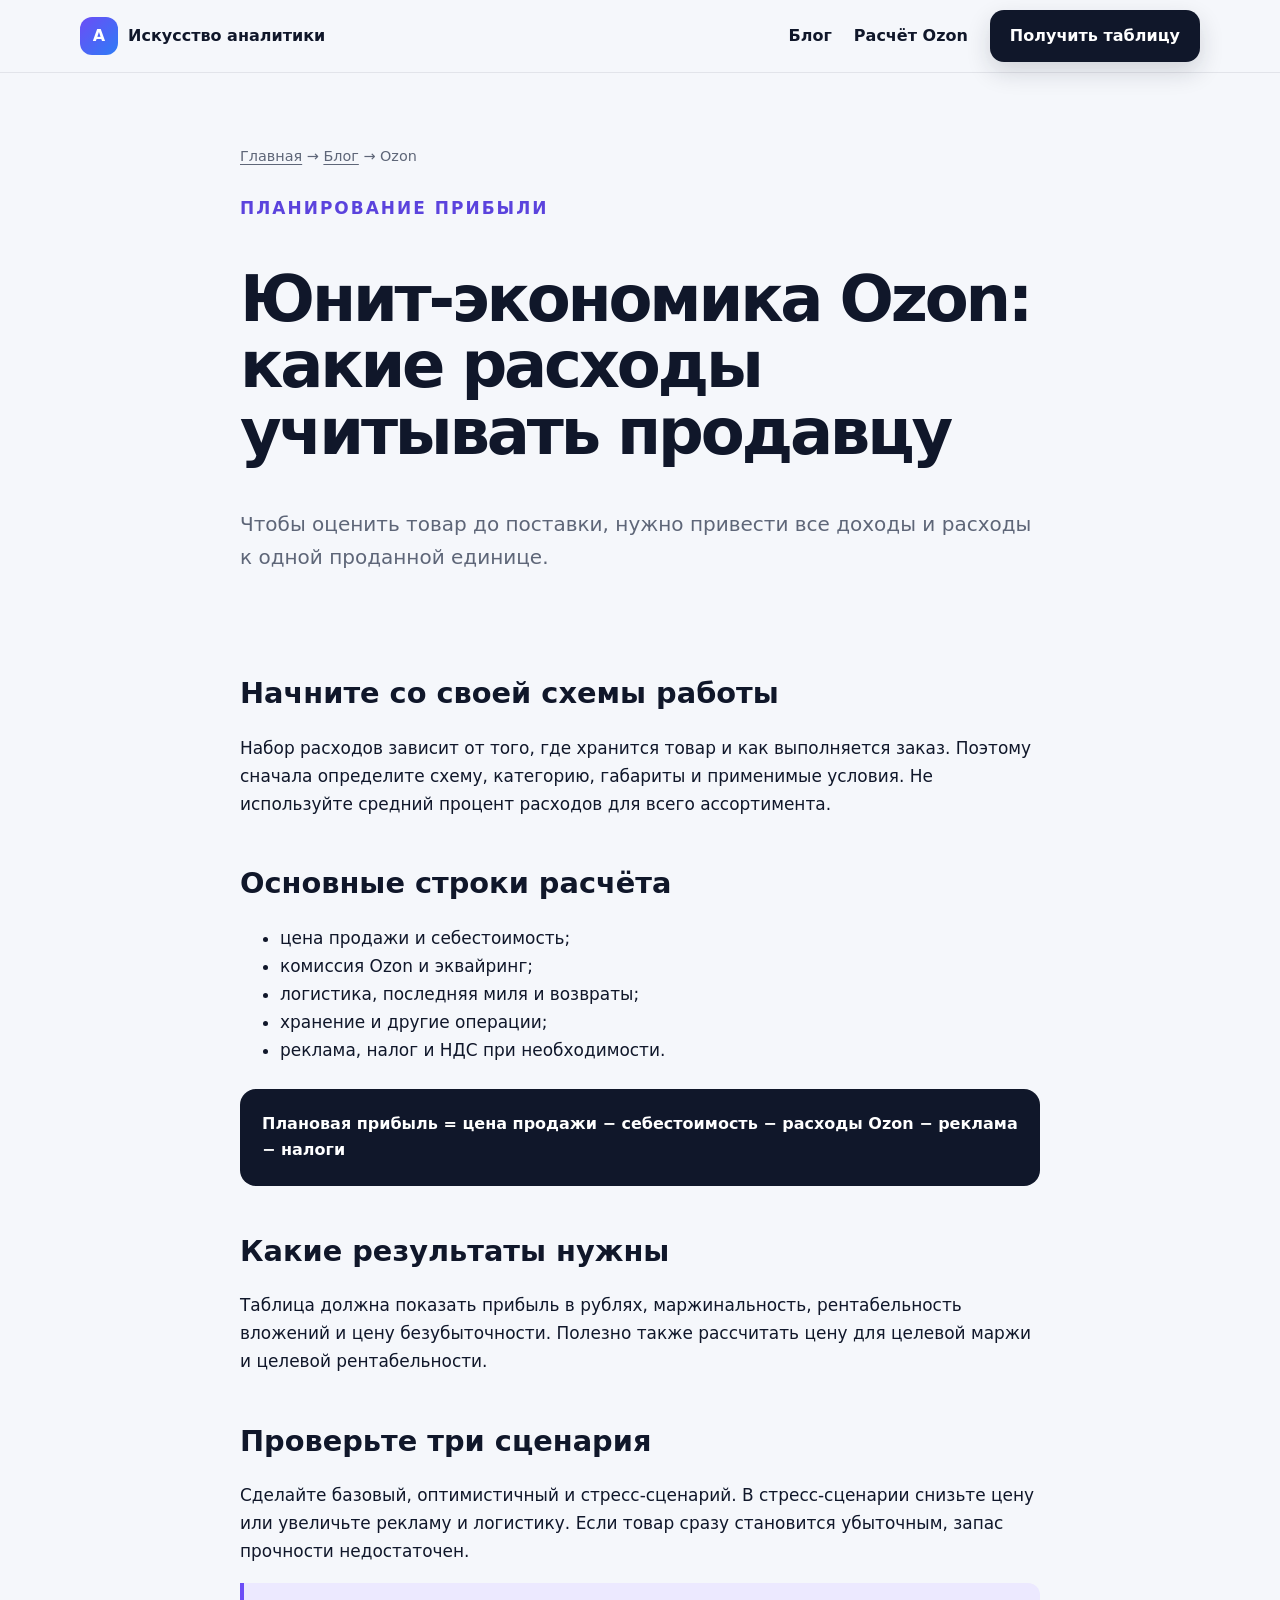
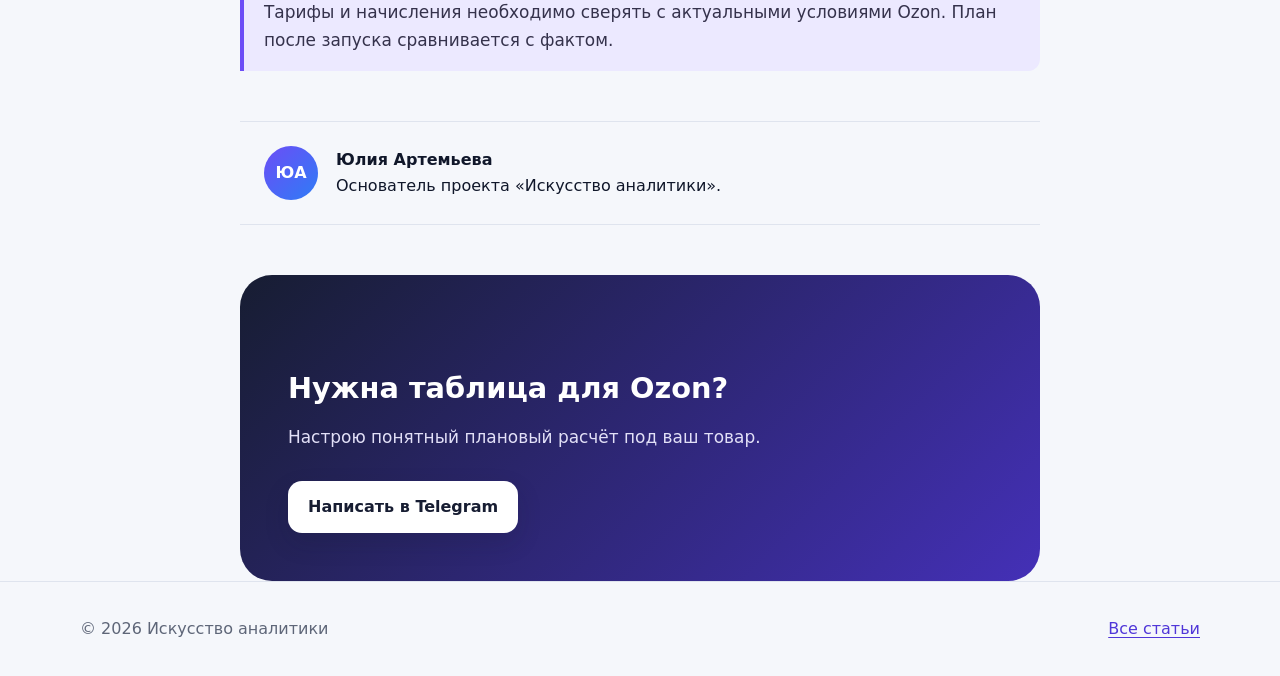
<file: blog/unit-economics-ozon.html>
<!doctype html><html lang="ru"><head><meta charset="utf-8"><meta name="viewport" content="width=device-width,initial-scale=1"><title>Юнит-экономика Ozon: как рассчитать прибыль товара</title><meta name="description" content="Пошаговый расчёт юнит-экономики Ozon: цена, себестоимость, комиссия, логистика, возвраты, реклама, налоги, прибыль и маржа."><link rel="canonical" href="https://analytic-art.vercel.app/blog/unit-economics-ozon.html"><link rel="stylesheet" href="../seo.css"><script type="application/ld+json">{"@context":"https://schema.org","@type":"Article","headline":"Юнит-экономика Ozon: какие расходы учитывать продавцу","datePublished":"2026-10-02","author":{"@type":"Person","name":"Юлия Артемьева"},"publisher":{"@type":"Organization","name":"Искусство аналитики"}}</script></head><body><header class="nav"><div class="wrap nav-inner"><a class="logo" href="../"><span class="logo-mark">A</span><span>Искусство аналитики</span></a><nav class="nav-links"><a href="./">Блог</a><a href="../ozon.html">Расчёт Ozon</a><a class="button" href="https://t.me/Julia_artemevaa" target="_blank" rel="noopener noreferrer">Получить таблицу</a></nav></div></header><main class="article"><header><div class="breadcrumbs"><a href="../">Главная</a> → <a href="./">Блог</a> → Ozon</div><p class="kicker">Планирование прибыли</p><h1>Юнит-экономика Ozon: какие расходы учитывать продавцу</h1><p class="lead">Чтобы оценить товар до поставки, нужно привести все доходы и расходы к одной проданной единице.</p></header><article><h2>Начните со своей схемы работы</h2><p>Набор расходов зависит от того, где хранится товар и как выполняется заказ. Поэтому сначала определите схему, категорию, габариты и применимые условия. Не используйте средний процент расходов для всего ассортимента.</p><h2>Основные строки расчёта</h2><ul><li>цена продажи и себестоимость;</li><li>комиссия Ozon и эквайринг;</li><li>логистика, последняя миля и возвраты;</li><li>хранение и другие операции;</li><li>реклама, налог и НДС при необходимости.</li></ul><div class="formula">Плановая прибыль = цена продажи − себестоимость − расходы Ozon − реклама − налоги</div><h2>Какие результаты нужны</h2><p>Таблица должна показать прибыль в рублях, маржинальность, рентабельность вложений и цену безубыточности. Полезно также рассчитать цену для целевой маржи и целевой рентабельности.</p><h2>Проверьте три сценария</h2><p>Сделайте базовый, оптимистичный и стресс-сценарий. В стресс-сценарии снизьте цену или увеличьте рекламу и логистику. Если товар сразу становится убыточным, запас прочности недостаточен.</p><p class="note">Тарифы и начисления необходимо сверять с актуальными условиями Ozon. План после запуска сравнивается с фактом.</p><div class="author"><span class="avatar">ЮА</span><div><strong>Юлия Артемьева</strong><br>Основатель проекта «Искусство аналитики».</div></div></article><div class="cta"><h2>Нужна таблица для Ozon?</h2><p>Настрою понятный плановый расчёт под ваш товар.</p><a class="button" href="https://t.me/Julia_artemevaa" target="_blank" rel="noopener noreferrer">Написать в Telegram</a></div></main><footer><div class="wrap footer-inner"><span>© 2026 Искусство аналитики</span><a href="./">Все статьи</a></div></footer></body></html>
</file>
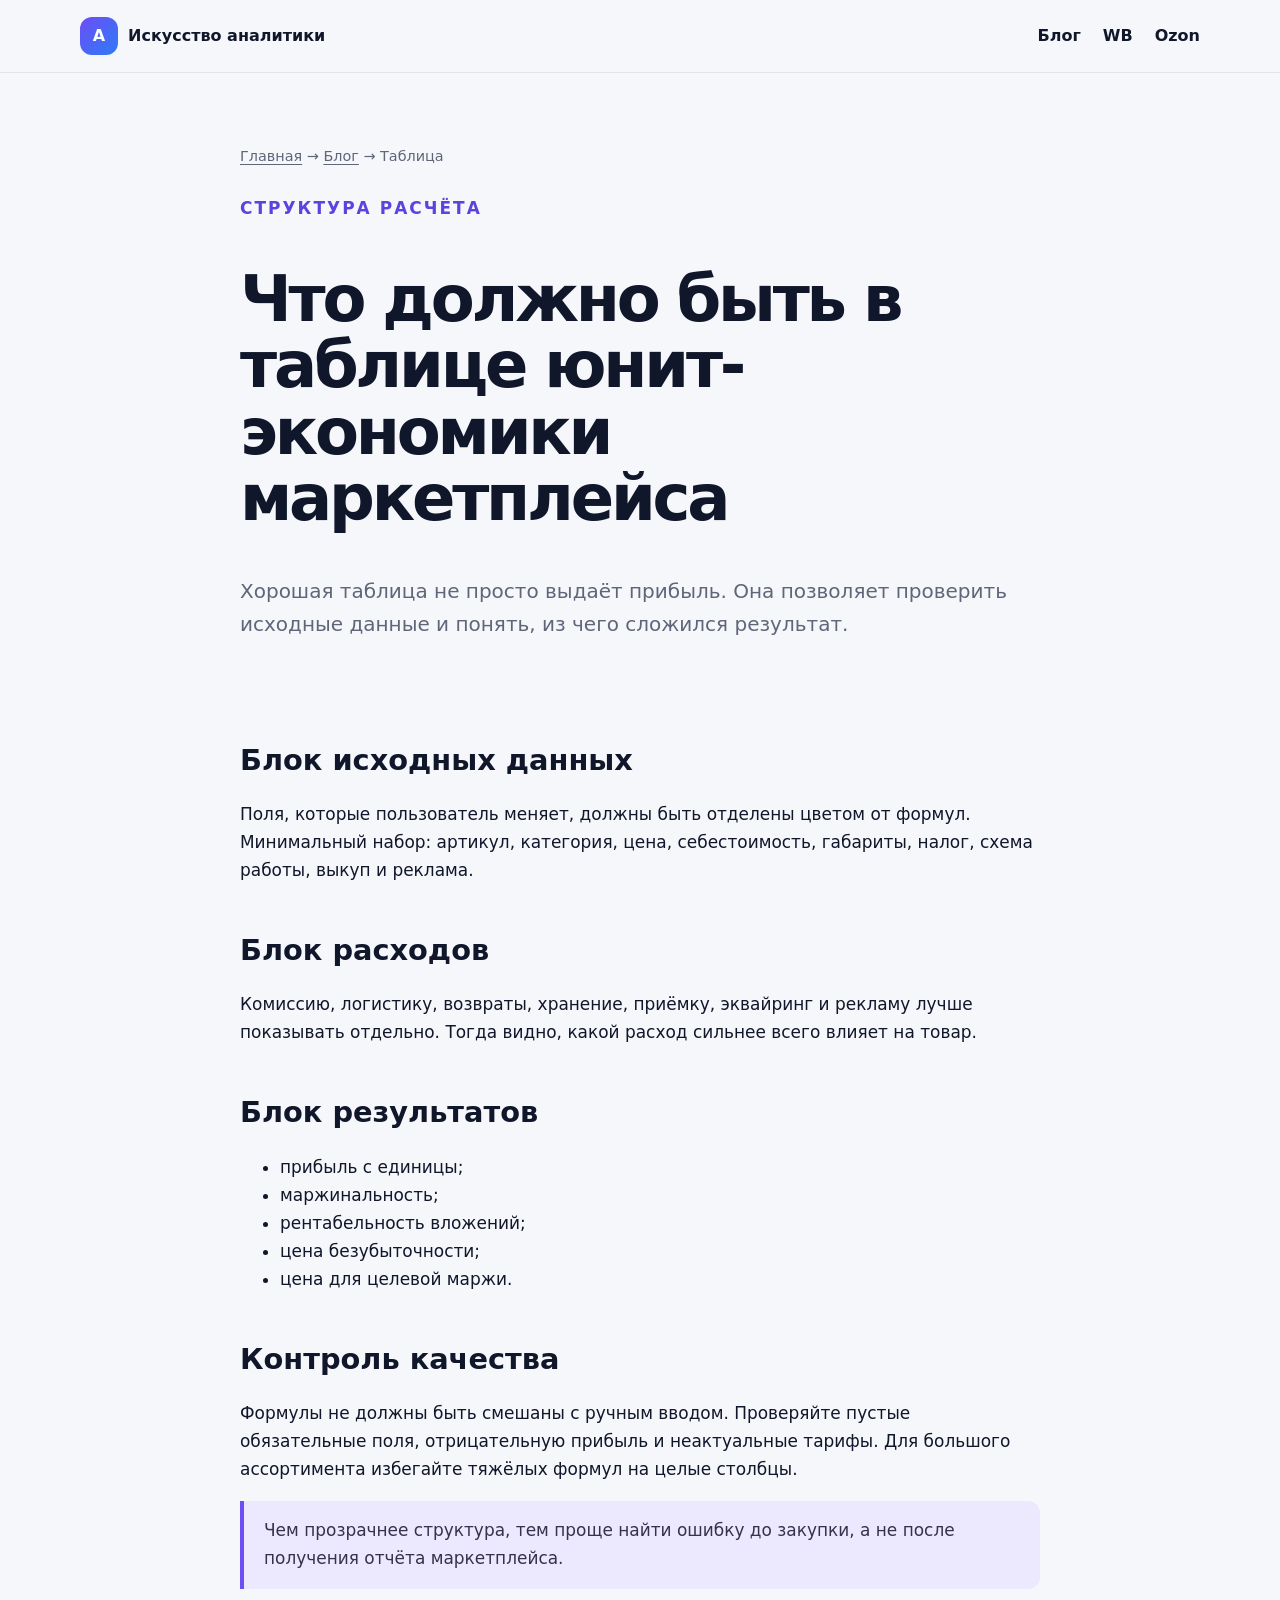
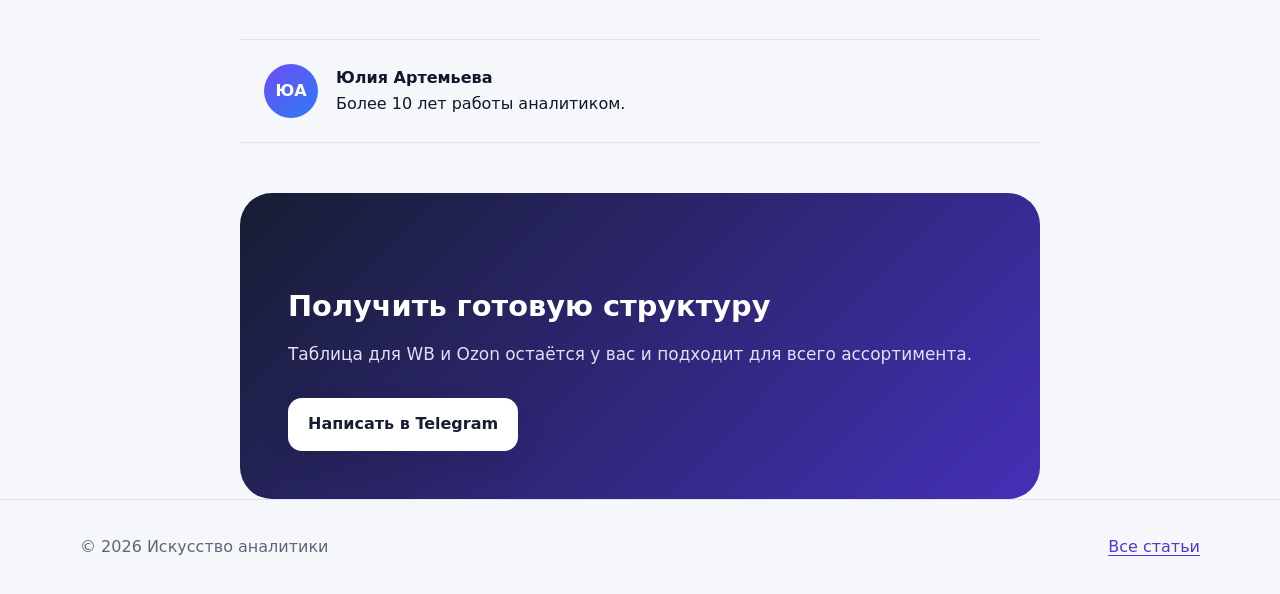
<file: blog/unit-economics-table.html>
<!doctype html><html lang="ru"><head><meta charset="utf-8"><meta name="viewport" content="width=device-width,initial-scale=1"><title>Таблица юнит-экономики маркетплейса: что считать</title><meta name="description" content="Какие показатели должна содержать таблица юнит-экономики Wildberries и Ozon: исходные данные, расходы, результаты и проверки."><link rel="canonical" href="https://analytic-art.vercel.app/blog/unit-economics-table.html"><link rel="stylesheet" href="../seo.css"><script type="application/ld+json">{"@context":"https://schema.org","@type":"Article","headline":"Что должно быть в таблице юнит-экономики маркетплейса","datePublished":"2026-10-02","author":{"@type":"Person","name":"Юлия Артемьева"}}</script></head><body><header class="nav"><div class="wrap nav-inner"><a class="logo" href="../"><span class="logo-mark">A</span><span>Искусство аналитики</span></a><nav class="nav-links"><a href="./">Блог</a><a href="../wildberries.html">WB</a><a href="../ozon.html">Ozon</a></nav></div></header><main class="article"><header><div class="breadcrumbs"><a href="../">Главная</a> → <a href="./">Блог</a> → Таблица</div><p class="kicker">Структура расчёта</p><h1>Что должно быть в таблице юнит-экономики маркетплейса</h1><p class="lead">Хорошая таблица не просто выдаёт прибыль. Она позволяет проверить исходные данные и понять, из чего сложился результат.</p></header><article><h2>Блок исходных данных</h2><p>Поля, которые пользователь меняет, должны быть отделены цветом от формул. Минимальный набор: артикул, категория, цена, себестоимость, габариты, налог, схема работы, выкуп и реклама.</p><h2>Блок расходов</h2><p>Комиссию, логистику, возвраты, хранение, приёмку, эквайринг и рекламу лучше показывать отдельно. Тогда видно, какой расход сильнее всего влияет на товар.</p><h2>Блок результатов</h2><ul><li>прибыль с единицы;</li><li>маржинальность;</li><li>рентабельность вложений;</li><li>цена безубыточности;</li><li>цена для целевой маржи.</li></ul><h2>Контроль качества</h2><p>Формулы не должны быть смешаны с ручным вводом. Проверяйте пустые обязательные поля, отрицательную прибыль и неактуальные тарифы. Для большого ассортимента избегайте тяжёлых формул на целые столбцы.</p><p class="note">Чем прозрачнее структура, тем проще найти ошибку до закупки, а не после получения отчёта маркетплейса.</p><div class="author"><span class="avatar">ЮА</span><div><strong>Юлия Артемьева</strong><br>Более 10 лет работы аналитиком.</div></div></article><div class="cta"><h2>Получить готовую структуру</h2><p>Таблица для WB и Ozon остаётся у вас и подходит для всего ассортимента.</p><a class="button" href="https://t.me/Julia_artemevaa" target="_blank" rel="noopener noreferrer">Написать в Telegram</a></div></main><footer><div class="wrap footer-inner"><span>© 2026 Искусство аналитики</span><a href="./">Все статьи</a></div></footer></body></html>
</file>
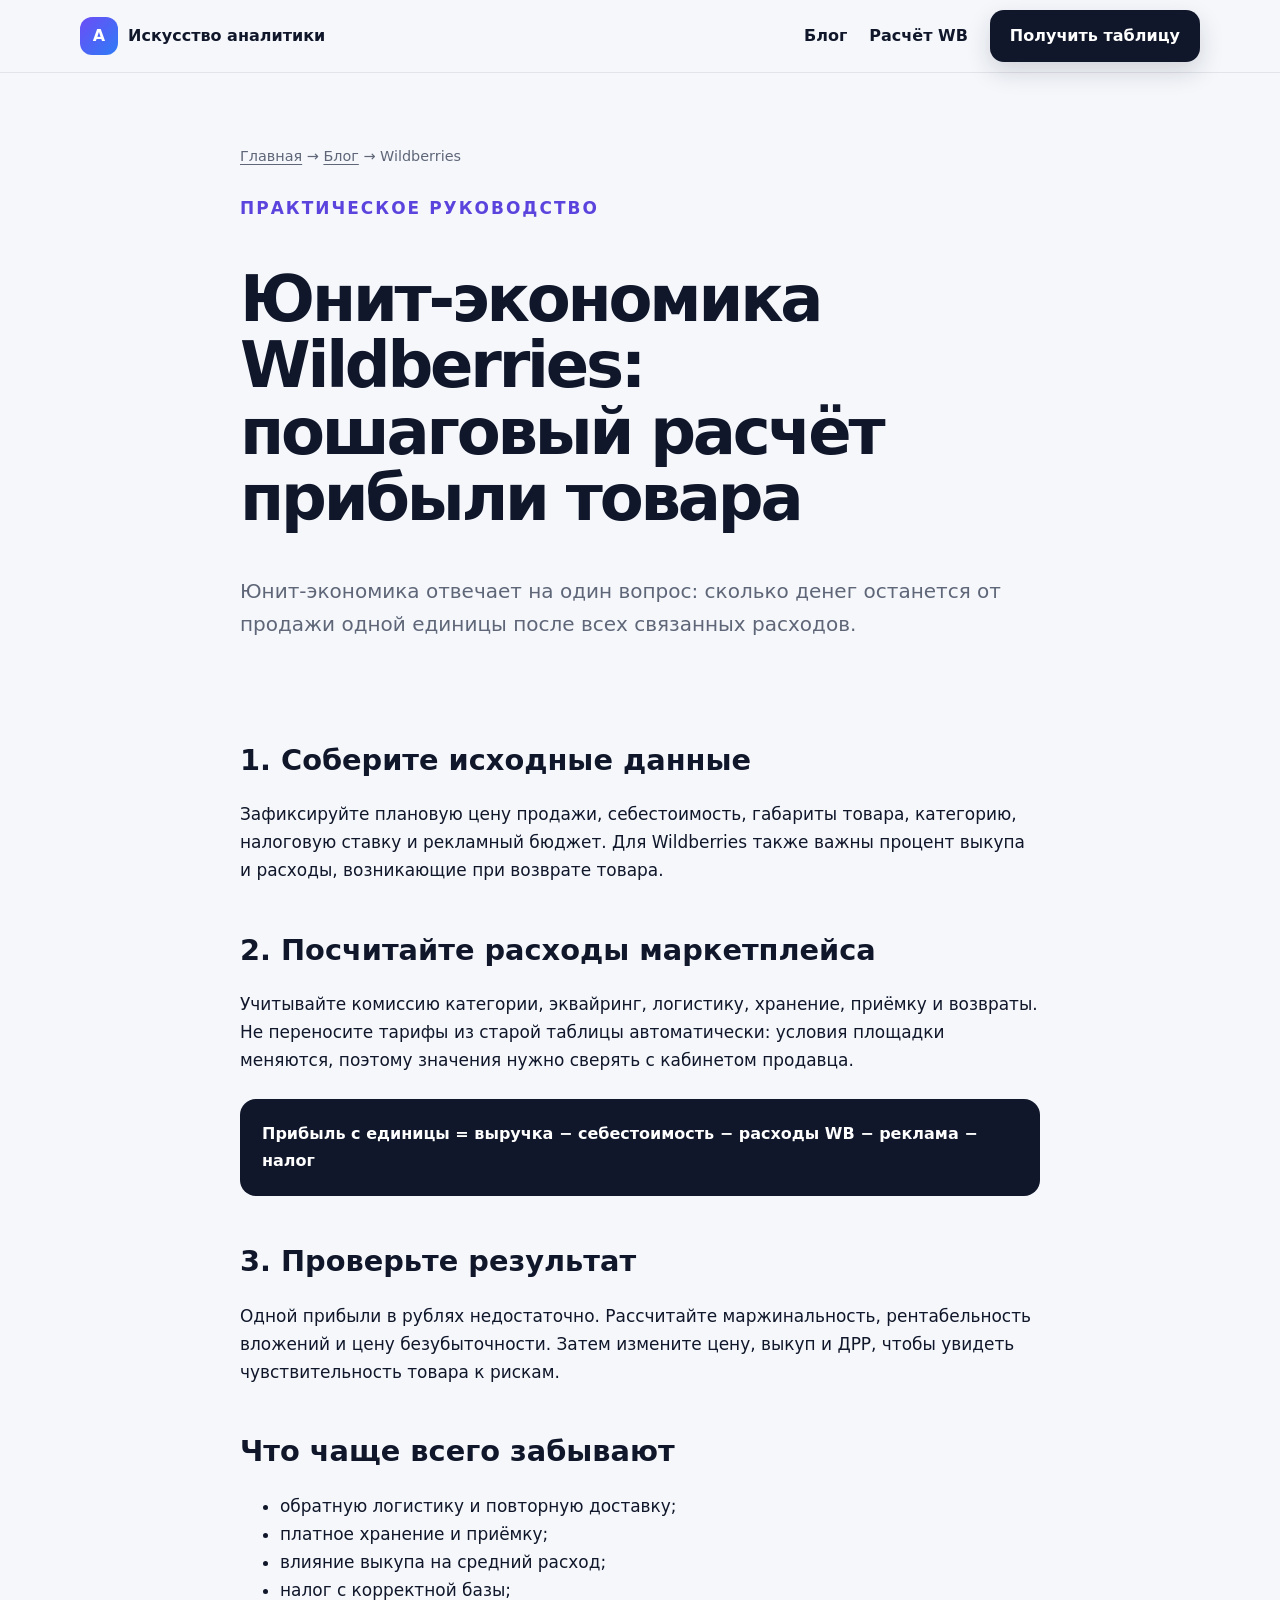
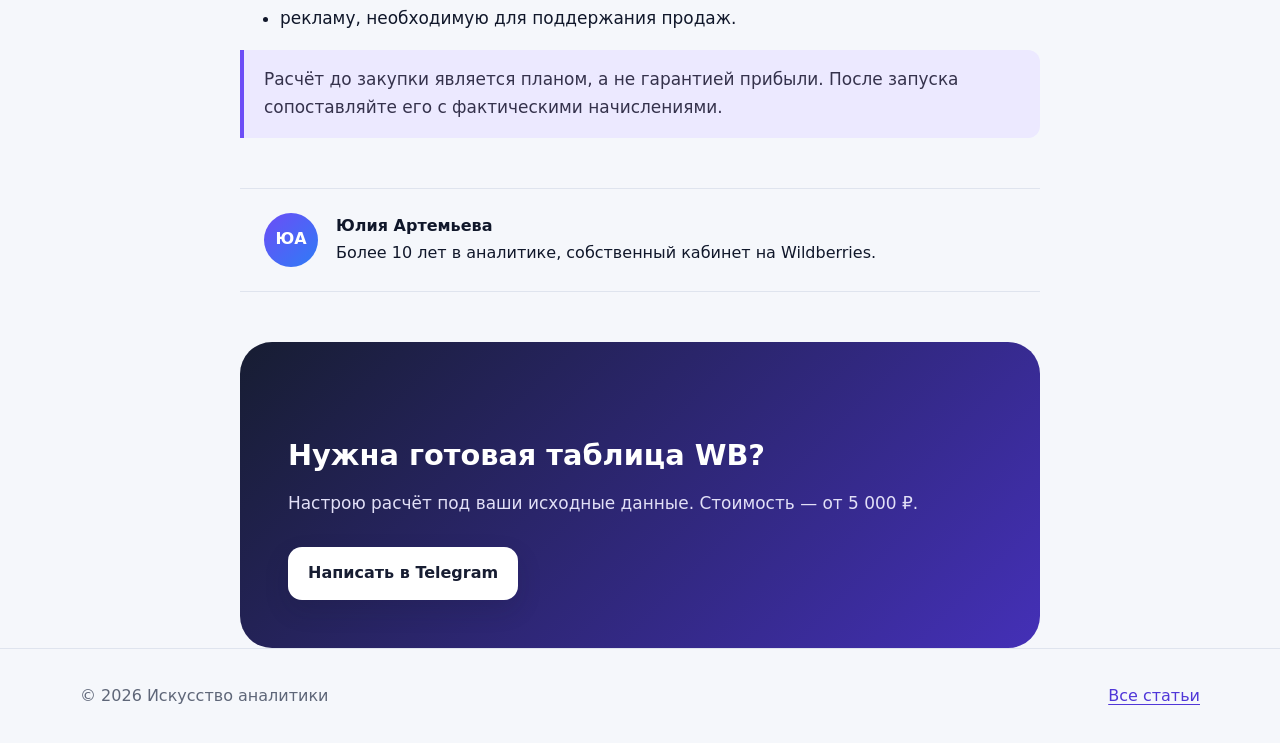
<file: blog/unit-economics-wildberries.html>
<!doctype html><html lang="ru"><head><meta charset="utf-8"><meta name="viewport" content="width=device-width,initial-scale=1"><title>Юнит-экономика Wildberries: расчёт прибыли товара</title><meta name="description" content="Как рассчитать юнит-экономику товара на Wildberries: исходные данные, расходы, формула прибыли, маржинальность и контроль результата."><link rel="canonical" href="https://analytic-art.vercel.app/blog/unit-economics-wildberries.html"><link rel="stylesheet" href="../seo.css"><script type="application/ld+json">{"@context":"https://schema.org","@type":"Article","headline":"Юнит-экономика Wildberries: пошаговый расчёт прибыли товара","datePublished":"2026-10-02","author":{"@type":"Person","name":"Юлия Артемьева"},"publisher":{"@type":"Organization","name":"Искусство аналитики"}}</script></head><body><header class="nav"><div class="wrap nav-inner"><a class="logo" href="../"><span class="logo-mark">A</span><span>Искусство аналитики</span></a><nav class="nav-links"><a href="./">Блог</a><a href="../wildberries.html">Расчёт WB</a><a class="button" href="https://t.me/Julia_artemevaa" target="_blank" rel="noopener noreferrer">Получить таблицу</a></nav></div></header><main class="article"><header><div class="breadcrumbs"><a href="../">Главная</a> → <a href="./">Блог</a> → Wildberries</div><p class="kicker">Практическое руководство</p><h1>Юнит-экономика Wildberries: пошаговый расчёт прибыли товара</h1><p class="lead">Юнит-экономика отвечает на один вопрос: сколько денег останется от продажи одной единицы после всех связанных расходов.</p></header><article><h2>1. Соберите исходные данные</h2><p>Зафиксируйте плановую цену продажи, себестоимость, габариты товара, категорию, налоговую ставку и рекламный бюджет. Для Wildberries также важны процент выкупа и расходы, возникающие при возврате товара.</p><h2>2. Посчитайте расходы маркетплейса</h2><p>Учитывайте комиссию категории, эквайринг, логистику, хранение, приёмку и возвраты. Не переносите тарифы из старой таблицы автоматически: условия площадки меняются, поэтому значения нужно сверять с кабинетом продавца.</p><div class="formula">Прибыль с единицы = выручка − себестоимость − расходы WB − реклама − налог</div><h2>3. Проверьте результат</h2><p>Одной прибыли в рублях недостаточно. Рассчитайте маржинальность, рентабельность вложений и цену безубыточности. Затем измените цену, выкуп и ДРР, чтобы увидеть чувствительность товара к рискам.</p><h2>Что чаще всего забывают</h2><ul><li>обратную логистику и повторную доставку;</li><li>платное хранение и приёмку;</li><li>влияние выкупа на средний расход;</li><li>налог с корректной базы;</li><li>рекламу, необходимую для поддержания продаж.</li></ul><p class="note">Расчёт до закупки является планом, а не гарантией прибыли. После запуска сопоставляйте его с фактическими начислениями.</p><div class="author"><span class="avatar">ЮА</span><div><strong>Юлия Артемьева</strong><br>Более 10 лет в аналитике, собственный кабинет на Wildberries.</div></div></article><div class="cta"><h2>Нужна готовая таблица WB?</h2><p>Настрою расчёт под ваши исходные данные. Стоимость — от 5 000 ₽.</p><a class="button" href="https://t.me/Julia_artemevaa" target="_blank" rel="noopener noreferrer">Написать в Telegram</a></div></main><footer><div class="wrap footer-inner"><span>© 2026 Искусство аналитики</span><a href="./">Все статьи</a></div></footer></body></html>
</file>
<file: seo.css>
:root{--ink:#10172a;--muted:#5e6678;--paper:#f5f7fb;--card:#fff;--line:#dfe4ee;--violet:#6c4df6;--blue:#2e7cf6;--mint:#16b98e;--shadow:0 18px 60px rgba(31,42,75,.11);--radius:24px}*{box-sizing:border-box}html{scroll-behavior:smooth}body{margin:0;color:var(--ink);background:var(--paper);font-family:Inter,system-ui,-apple-system,"Segoe UI",sans-serif;line-height:1.65}a{color:#5037d8;text-decoration-thickness:1px;text-underline-offset:3px}a:hover{text-decoration-thickness:2px}.wrap{width:min(1120px,calc(100% - 40px));margin:auto}.nav{position:sticky;top:0;z-index:20;background:rgba(245,247,251,.92);backdrop-filter:blur(14px);border-bottom:1px solid rgba(16,23,42,.08)}.nav-inner{min-height:72px;display:flex;align-items:center;justify-content:space-between;gap:24px}.logo{display:flex;align-items:center;gap:10px;color:var(--ink);font-weight:850;text-decoration:none}.logo-mark{display:grid;place-items:center;width:38px;height:38px;border-radius:12px;color:#fff;background:linear-gradient(135deg,var(--violet),var(--blue))}.nav-links{display:flex;align-items:center;gap:22px}.nav-links a{color:var(--ink);text-decoration:none;font-weight:650}.button{display:inline-flex;align-items:center;justify-content:center;padding:13px 20px;border-radius:14px;background:var(--ink);color:#fff!important;text-decoration:none;font-weight:800;box-shadow:0 10px 25px rgba(16,23,42,.16)}.button.alt{background:#fff;color:var(--ink)!important;border:1px solid var(--line);box-shadow:none}.hero{padding:92px 0 70px;background:radial-gradient(circle at 82% 20%,rgba(108,77,246,.16),transparent 30%),radial-gradient(circle at 15% 80%,rgba(22,185,142,.11),transparent 25%)}.hero-grid{display:grid;grid-template-columns:1.15fr .85fr;gap:54px;align-items:center}.eyebrow,.kicker{color:#5b43dd;text-transform:uppercase;letter-spacing:.12em;font-size:.78rem;font-weight:900}.hero h1{font-size:clamp(2.6rem,6vw,5.4rem);line-height:.98;letter-spacing:-.055em;margin:18px 0 24px;max-width:850px}.hero p{font-size:1.18rem;color:var(--muted);max-width:720px}.actions{display:flex;gap:12px;flex-wrap:wrap;margin-top:30px}.panel,.card,.article-card,.toc,.demo{background:var(--card);border:1px solid rgba(16,23,42,.09);border-radius:var(--radius);box-shadow:var(--shadow)}.panel{padding:30px}.panel h2,.panel h3{margin-top:0}.checklist{padding:0;list-style:none}.checklist li{position:relative;padding:10px 0 10px 30px;border-bottom:1px solid var(--line)}.checklist li:last-child{border:0}.checklist li:before{content:"✓";position:absolute;left:0;color:var(--mint);font-weight:900}main section{padding:76px 0}.section-head{display:flex;justify-content:space-between;align-items:end;gap:35px;margin-bottom:34px}.section-head h2{font-size:clamp(2rem,4vw,3.4rem);line-height:1.05;letter-spacing:-.04em;margin:8px 0}.section-head p{color:var(--muted);max-width:570px}.grid-2,.grid-3{display:grid;gap:20px}.grid-2{grid-template-columns:repeat(2,minmax(0,1fr))}.grid-3{grid-template-columns:repeat(3,minmax(0,1fr))}.card,.article-card{padding:27px}.card h3,.article-card h2,.article-card h3{margin:0 0 10px}.card p,.article-card p{color:var(--muted)}.number{font-size:.78rem;font-weight:900;color:#6047e9;letter-spacing:.12em}.demo{overflow:hidden}.demo table{width:100%;border-collapse:collapse}.demo th,.demo td{text-align:left;padding:15px;border-bottom:1px solid var(--line)}.demo th{background:#eef1f8;font-size:.85rem}.demo tr:last-child td{border-bottom:0}.positive{color:#08825f;font-weight:850}.warning{color:#b45a00;font-weight:850}.note{padding:16px 20px;border-left:4px solid var(--violet);background:#ece9ff;border-radius:0 12px 12px 0;color:#35324c}.cta{padding:48px;border-radius:32px;color:#fff;background:linear-gradient(135deg,#171d32,#4430b7)}.cta h2{font-size:clamp(2rem,4vw,3.6rem);line-height:1.05;margin:8px 0 18px}.cta p{color:#e2e0f7;max-width:720px}.cta .button{background:#fff;color:#171d32!important;margin-top:12px}.breadcrumbs{font-size:.9rem;color:var(--muted);margin-bottom:26px}.breadcrumbs a{color:var(--muted)}.article{width:min(800px,calc(100% - 40px));margin:auto}.article header{padding:72px 0 34px}.article h1{font-size:clamp(2.35rem,5vw,4.5rem);line-height:1.04;letter-spacing:-.05em}.article h2{margin-top:48px;font-size:1.8rem;line-height:1.2}.article h3{margin-top:30px}.article p,.article li{font-size:1.06rem}.article .lead{font-size:1.25rem;color:var(--muted)}.toc{padding:22px 28px;margin:28px 0}.toc strong{display:block;margin-bottom:8px}.toc ul{margin:0;padding-left:20px}.formula{padding:22px;border-radius:16px;background:#10172a;color:#fff;font-weight:800;margin:24px 0}.author{display:flex;gap:18px;align-items:center;padding:24px;border-top:1px solid var(--line);border-bottom:1px solid var(--line);margin:50px 0}.avatar{display:grid;place-items:center;width:54px;height:54px;border-radius:50%;background:linear-gradient(135deg,var(--violet),var(--blue));color:#fff;font-weight:900}footer{padding:34px 0;border-top:1px solid var(--line)}.footer-inner{display:flex;justify-content:space-between;gap:20px;color:var(--muted)}@media(max-width:820px){.nav-links a:not(.button){display:none}.hero{padding-top:62px}.hero-grid,.grid-2,.grid-3{grid-template-columns:1fr}.section-head{display:block}.demo{overflow-x:auto}.cta{padding:32px 24px}.footer-inner{display:block}.footer-inner>*{display:block;margin:7px 0}}@media(max-width:520px){.wrap{width:min(100% - 26px,1120px)}.hero h1{font-size:2.55rem}.button{width:100%}.nav .button{width:auto}.panel{padding:23px}.article{width:min(100% - 28px,800px)}}
</file>
